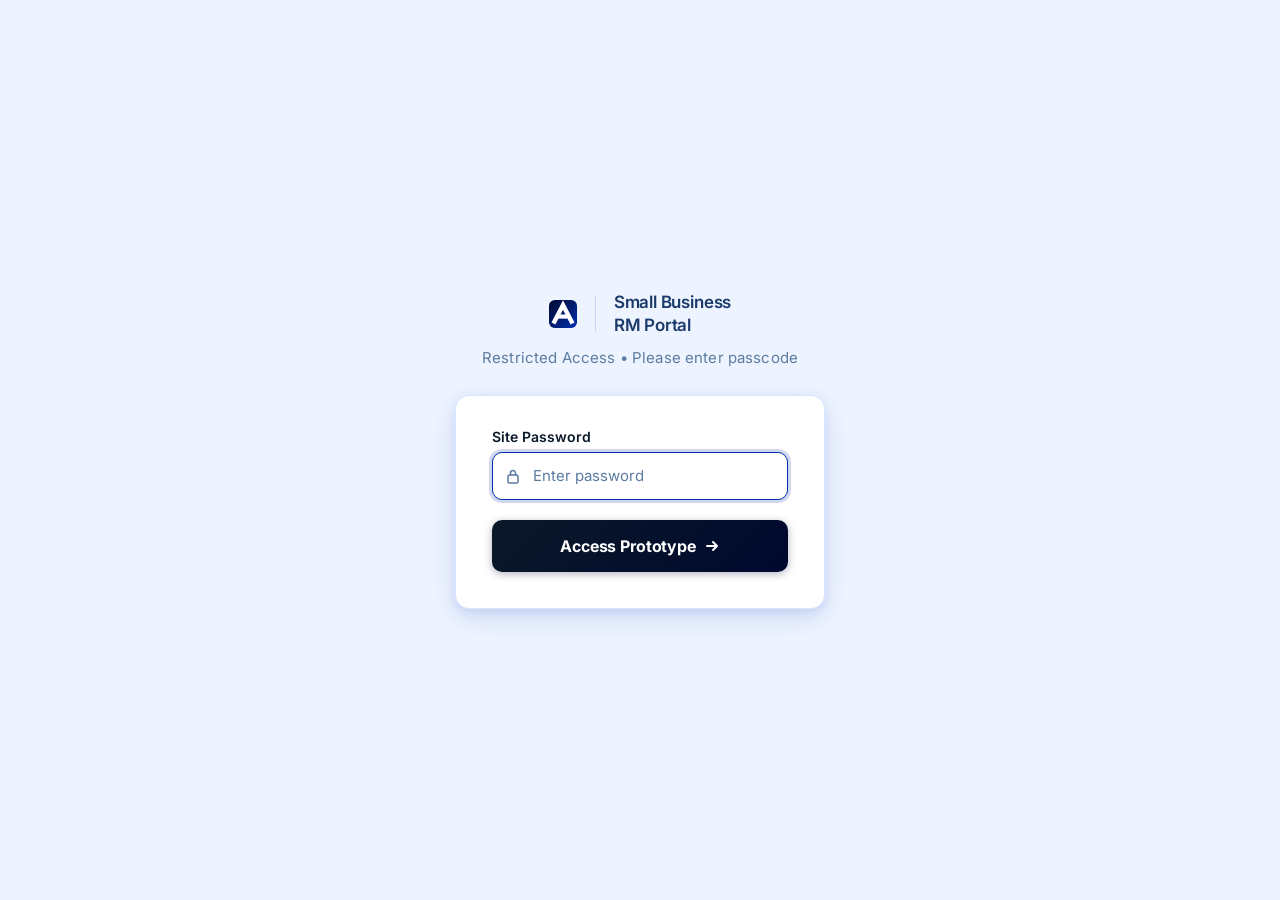
<file: protogen/index.html>
<!DOCTYPE html>
<html lang="en">
<head>
<meta charset="UTF-8">
<meta name="viewport" content="width=device-width, initial-scale=1.0">
<title>RM Portal — ACME Financial</title>
<link rel="preconnect" href="https://fonts.googleapis.com">
<link rel="preconnect" href="https://fonts.gstatic.com" crossorigin>
<link href="https://fonts.googleapis.com/css2?family=Inter:wght@400;500;600;700&display=swap" rel="stylesheet">
<link rel="stylesheet" href="css/tokens.css">
<link rel="stylesheet" href="css/layout.css">
<link rel="stylesheet" href="css/components.css">
</head>
<body>
<div id="app">
  <div class="topbar" id="topbar"></div>
  <div class="layout">
    <nav class="sidebar" id="sidebar"></nav>
    <main class="main" id="main"></main>
    <aside class="cp-panel" id="copilot"></aside>
  </div>
</div>
<div class="overlay off" id="overlay" onclick="if(event.target===this)closeModal()">
  <div class="modal" id="modal"></div>
</div>
<div class="toast off" id="toast"></div>

<script>if(!sessionStorage.getItem('proto_auth'))window.location.replace('login.html');</script>
<script src="js/utils.js"></script>
<script src="js/data.js"></script>
<script src="js/state.js"></script>
<script src="js/views.js"></script>
<script src="js/copilot.js"></script>
<script src="js/app.js"></script>
</body>
</html>
</file>
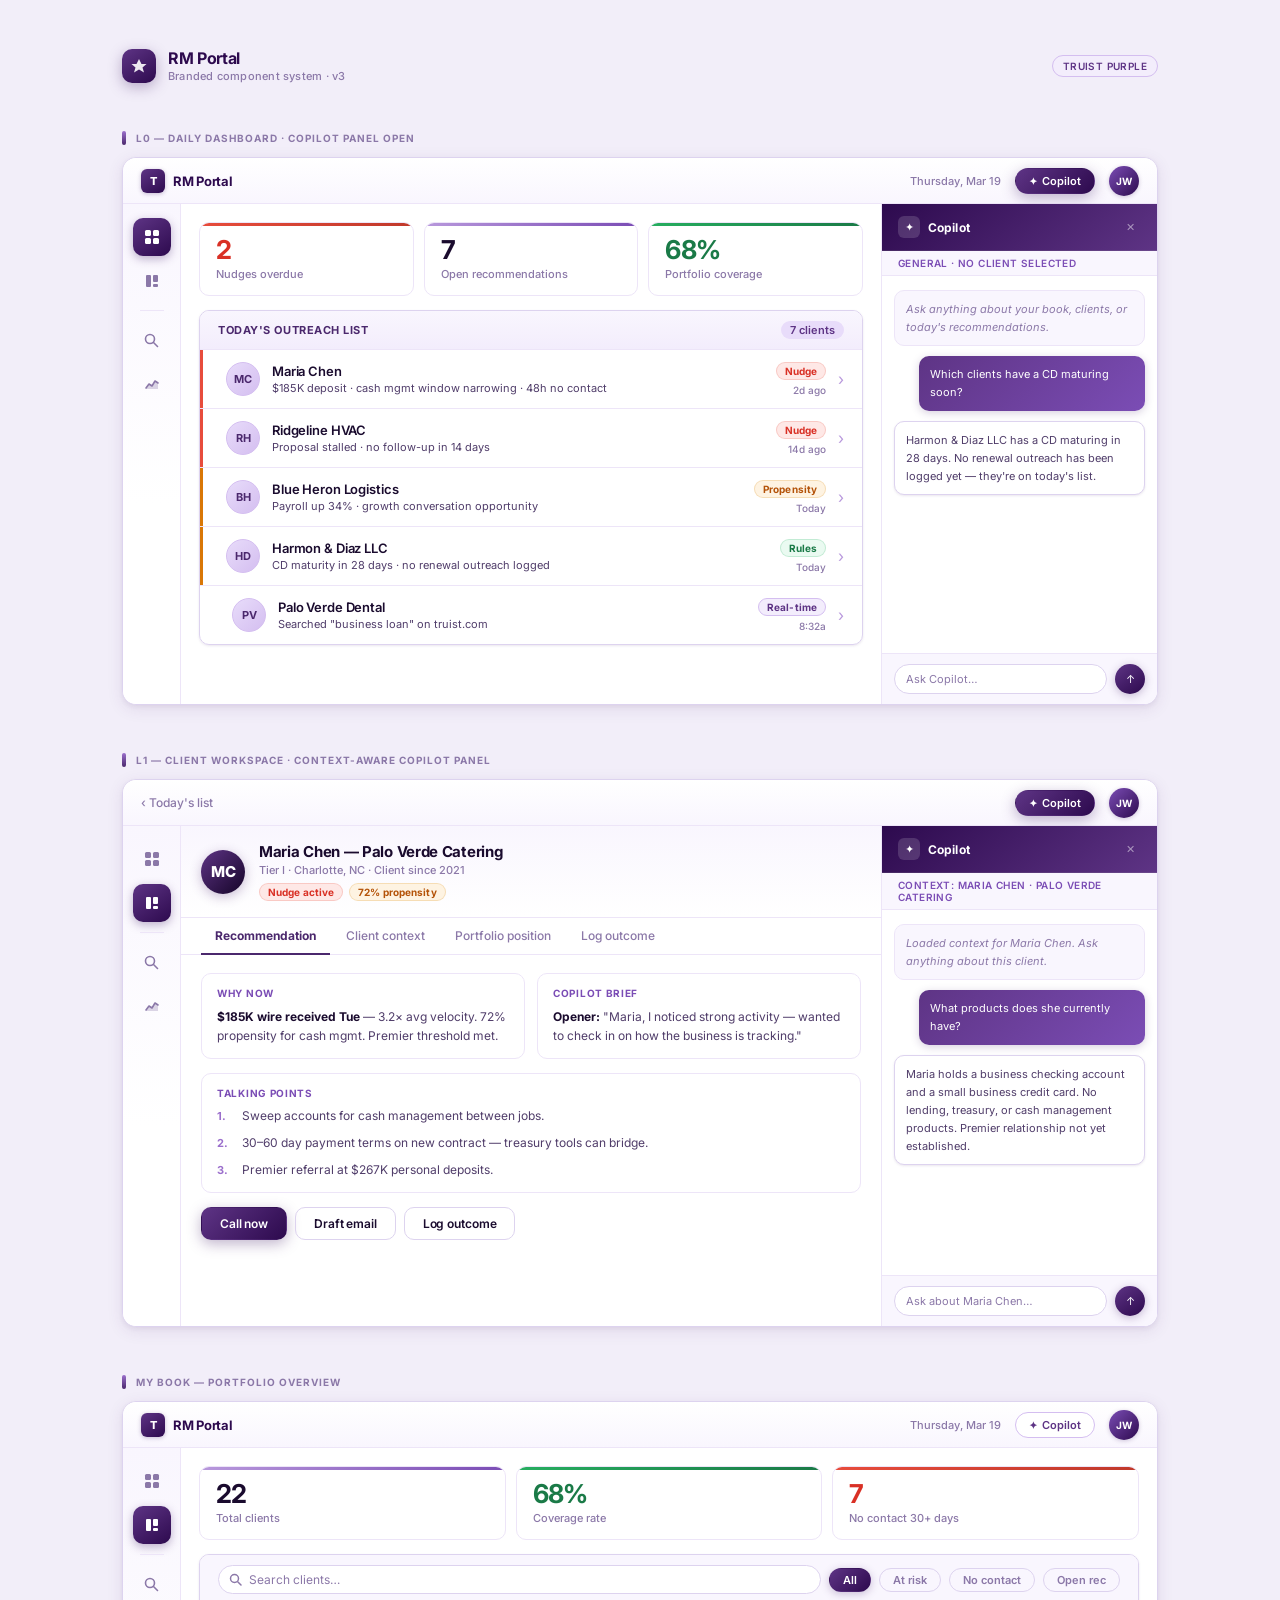
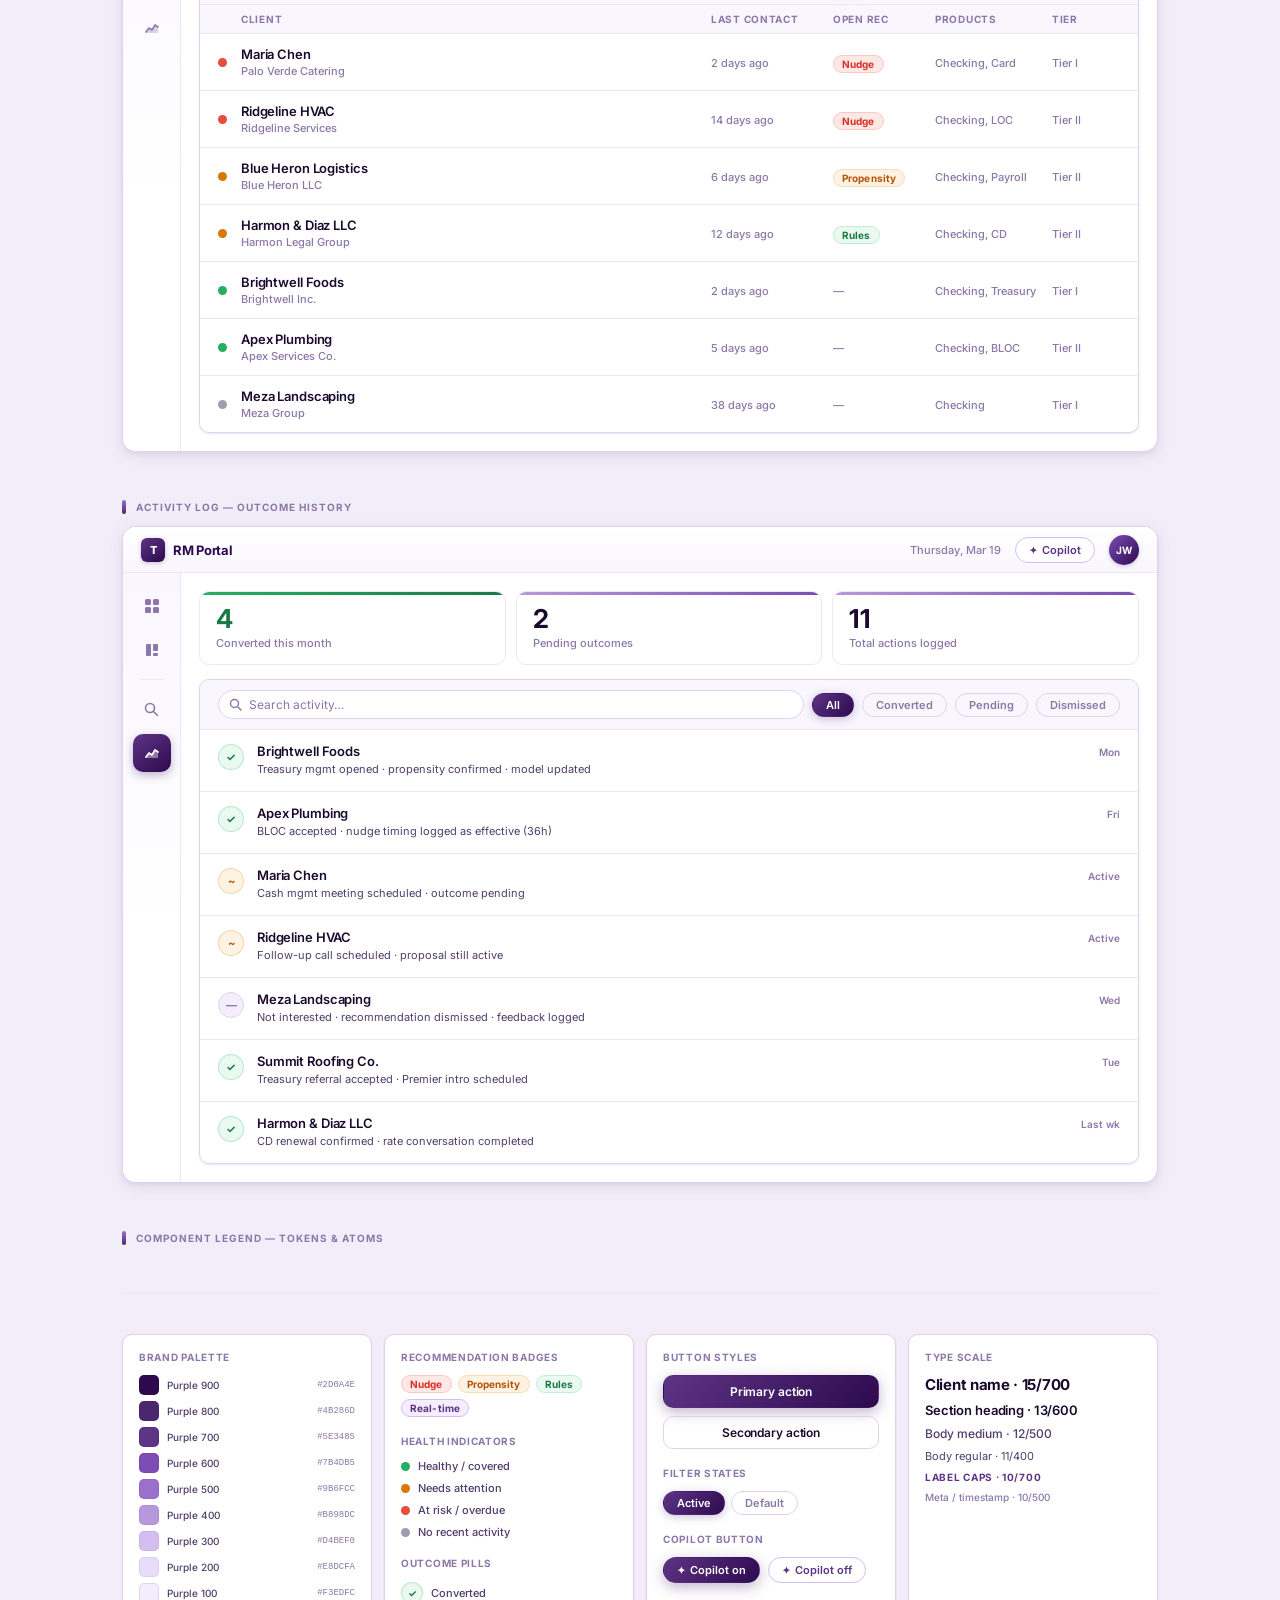
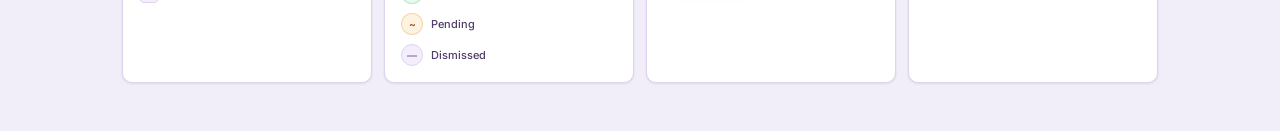
<file: rm_portal_branded.html>
<!DOCTYPE html>
<html lang="en">
<head>
<meta charset="UTF-8">
<meta name="viewport" content="width=device-width, initial-scale=1.0">
<title>RM Portal — Branded v3</title>
<link rel="preconnect" href="https://fonts.googleapis.com">
<link rel="preconnect" href="https://fonts.gstatic.com" crossorigin>
<link href="https://fonts.googleapis.com/css2?family=Inter:wght@400;500;600;700&display=swap" rel="stylesheet">
<style>
/* ============================================================
   DESIGN TOKENS — Truist Purple Palette
   ============================================================ */
:root {
  --purple-950: #150428;
  --purple-900: #2D0A4E;
  --purple-800: #4B286D;   /* Truist primary brand */
  --purple-700: #5E3485;
  --purple-600: #7B4DB5;
  --purple-500: #9B6FCC;
  --purple-400: #B898DC;
  --purple-300: #D4BEF0;
  --purple-200: #E8DCFA;
  --purple-100: #F3EDFC;
  --purple-50:  #F9F6FE;

  --bg-page:    #F2EEF9;
  --bg-surface: #FFFFFF;
  --bg-subtle:  var(--purple-50);
  --bg-muted:   var(--purple-100);

  --border-default: #DDD3EF;
  --border-light:   #EDE5F8;

  --text-primary:   #1A0B2E;
  --text-secondary: #503D6A;
  --text-tertiary:  #8B78A8;

  /* Status */
  --red:       #D93025;
  --red-light: #FEE8E6;
  --red-stripe:#E74C3C;
  --amber:     #B45309;
  --amber-light:#FEF3E2;
  --amber-stripe:#D97706;
  --green:     #1A7A47;
  --green-light:#EAFAF1;
  --green-dot: #27AE60;
  --gray-dot:  #A09CB0;

  --radius-sm:   6px;
  --radius-md:   10px;
  --radius-lg:   14px;
  --radius-full: 9999px;

  --shadow-sm: 0 1px 3px rgba(75,40,109,.08), 0 1px 2px rgba(75,40,109,.04);
  --shadow-md: 0 4px 16px rgba(75,40,109,.10), 0 2px 4px rgba(75,40,109,.06);
  --shadow-lg: 0 8px 28px rgba(75,40,109,.14), 0 4px 8px rgba(75,40,109,.08);
  --shadow-purple: 0 4px 14px rgba(75,40,109,.35);
}

*, *::before, *::after { box-sizing: border-box; margin: 0; padding: 0; }

body {
  font-family: 'Inter', -apple-system, BlinkMacSystemFont, 'Segoe UI', sans-serif;
  background: var(--bg-page);
  color: var(--text-primary);
  padding: 48px 32px;
  max-width: 1100px;
  margin: 0 auto;
  -webkit-font-smoothing: antialiased;
}

/* ============================================================
   PAGE CHROME
   ============================================================ */
.page-masthead {
  display: flex;
  align-items: center;
  gap: 12px;
  margin-bottom: 44px;
}
.masthead-logomark {
  width: 34px; height: 34px;
  background: linear-gradient(145deg, var(--purple-700), var(--purple-900));
  border-radius: var(--radius-md);
  display: flex; align-items: center; justify-content: center;
  box-shadow: var(--shadow-purple);
}
.masthead-logomark svg { display: block; }
.masthead-text { display: flex; flex-direction: column; gap: 1px; }
.masthead-title {
  font-size: 16px; font-weight: 700;
  color: var(--purple-900);
  letter-spacing: -.02em;
}
.masthead-sub {
  font-size: 11px; font-weight: 500;
  color: var(--text-tertiary);
  letter-spacing: .02em;
}
.masthead-badge {
  margin-left: auto;
  font-size: 10px; font-weight: 600;
  background: var(--purple-100);
  color: var(--purple-700);
  padding: 4px 10px;
  border-radius: var(--radius-full);
  border: 1px solid var(--purple-300);
  letter-spacing: .04em;
  text-transform: uppercase;
}

/* ============================================================
   SECTION LABELS
   ============================================================ */
.wf-label {
  font-size: 10px; font-weight: 700;
  color: var(--text-tertiary);
  letter-spacing: .1em;
  text-transform: uppercase;
  margin-bottom: 12px;
  margin-top: 48px;
  display: flex;
  align-items: center;
  gap: 10px;
}
.wf-label:first-of-type { margin-top: 0; }
.wf-label::before {
  content: '';
  display: block;
  width: 4px; height: 14px;
  background: linear-gradient(180deg, var(--purple-500), var(--purple-800));
  border-radius: 2px;
  flex-shrink: 0;
}

/* ============================================================
   SCREEN SHELL
   ============================================================ */
.screen {
  border: 1px solid var(--border-default);
  border-radius: var(--radius-lg);
  overflow: hidden;
  background: var(--bg-surface);
  box-shadow: var(--shadow-md);
}

/* ============================================================
   TOP BAR
   ============================================================ */
.topbar {
  height: 46px;
  border-bottom: 1px solid var(--border-light);
  background: linear-gradient(180deg, #fff 0%, var(--purple-50) 100%);
  display: flex;
  align-items: center;
  padding: 0 18px;
  gap: 14px;
  flex-shrink: 0;
}
.tb-logo { display: flex; align-items: center; gap: 8px; }
.tb-logomark {
  width: 24px; height: 24px;
  background: linear-gradient(145deg, var(--purple-700), var(--purple-900));
  border-radius: 6px;
  display: flex; align-items: center; justify-content: center;
  font-size: 11px; font-weight: 800;
  color: #fff;
  letter-spacing: -1px;
  box-shadow: 0 1px 4px rgba(75,40,109,.30);
}
.tb-brand {
  font-size: 13px; font-weight: 700;
  color: var(--purple-900);
  letter-spacing: -.02em;
}
.tb-spacer { flex: 1; }
.tb-date {
  font-size: 11px; font-weight: 500;
  color: var(--text-tertiary);
}
.tb-copilot {
  font-size: 11px; font-weight: 600;
  padding: 5px 13px;
  border: 1px solid var(--purple-300);
  border-radius: var(--radius-full);
  color: var(--purple-700);
  cursor: pointer;
  background: #fff;
  display: flex; align-items: center; gap: 5px;
  transition: all .15s;
  white-space: nowrap;
}
.tb-copilot .icon { font-size: 10px; }
.tb-copilot.active {
  background: linear-gradient(135deg, var(--purple-700), var(--purple-900));
  color: #fff;
  border-color: transparent;
  box-shadow: var(--shadow-purple);
}
.tb-back {
  font-size: 12px; font-weight: 500;
  color: var(--text-tertiary);
  cursor: pointer;
  display: flex; align-items: center; gap: 3px;
}
.tb-back:hover { color: var(--purple-700); }
.tb-avatar {
  width: 30px; height: 30px;
  border-radius: 50%;
  background: linear-gradient(135deg, var(--purple-600), var(--purple-900));
  display: flex; align-items: center; justify-content: center;
  font-size: 10px; font-weight: 700;
  color: #fff;
  letter-spacing: .02em;
  box-shadow: 0 1px 4px rgba(75,40,109,.25);
  flex-shrink: 0;
}

/* ============================================================
   APP BODY
   ============================================================ */
.body {
  display: flex;
  min-height: 500px;
}

/* ============================================================
   SIDEBAR
   ============================================================ */
.sidebar {
  width: 58px;
  border-right: 1px solid var(--border-light);
  background: linear-gradient(180deg, var(--purple-50) 0%, #fff 60%);
  display: flex;
  flex-direction: column;
  align-items: center;
  padding: 14px 0;
  gap: 6px;
  flex-shrink: 0;
}
.sb-icon {
  width: 38px; height: 38px;
  border-radius: var(--radius-md);
  display: flex; align-items: center; justify-content: center;
  font-size: 16px;
  color: var(--text-tertiary);
  cursor: pointer;
  transition: all .15s;
}
.sb-icon:hover {
  background: var(--purple-100);
  color: var(--purple-700);
}
.sb-icon.active {
  background: linear-gradient(145deg, var(--purple-700), var(--purple-900));
  color: #fff;
  box-shadow: 0 3px 10px rgba(75,40,109,.35);
}
.sb-divider {
  width: 24px; height: 1px;
  background: var(--border-light);
  margin: 4px 0;
}

/* ============================================================
   MAIN CONTENT
   ============================================================ */
.content {
  flex: 1;
  padding: 18px;
  display: flex;
  flex-direction: column;
  gap: 14px;
  min-width: 0;
}

/* ============================================================
   STAT ROW
   ============================================================ */
.stat-row {
  display: grid;
  grid-template-columns: repeat(3, 1fr);
  gap: 10px;
}
.stat-box {
  background: var(--bg-surface);
  border: 1px solid var(--border-light);
  border-radius: var(--radius-md);
  padding: 14px 16px;
  position: relative;
  overflow: hidden;
}
.stat-box::before {
  content: '';
  position: absolute;
  top: 0; left: 0; right: 0;
  height: 3px;
  background: linear-gradient(90deg, var(--purple-400), var(--purple-600));
  border-radius: 3px 3px 0 0;
}
.stat-num {
  font-size: 26px; font-weight: 700;
  color: var(--text-primary);
  margin-bottom: 4px;
  letter-spacing: -.03em;
  line-height: 1;
}
.stat-lbl {
  font-size: 11px; font-weight: 500;
  color: var(--text-tertiary);
}
.stat-num.warn { color: var(--red); }
.stat-box.is-warn::before { background: linear-gradient(90deg, #E74C3C, #C0392B); }
.stat-num.ok   { color: var(--green); }
.stat-box.is-ok::before  { background: linear-gradient(90deg, #27AE60, #1A7A47); }

/* ============================================================
   LIST CARD
   ============================================================ */
.list-card {
  border: 1px solid var(--border-default);
  border-radius: var(--radius-md);
  overflow: hidden;
  box-shadow: var(--shadow-sm);
}
.list-header {
  padding: 10px 18px;
  background: linear-gradient(180deg, var(--purple-50) 0%, var(--purple-100) 100%);
  border-bottom: 1px solid var(--border-light);
  display: flex; align-items: center; justify-content: space-between;
}
.list-header-label {
  font-size: 11px; font-weight: 700;
  color: var(--purple-800);
  letter-spacing: .05em;
  text-transform: uppercase;
}
.list-header-count {
  font-size: 11px; font-weight: 600;
  color: var(--purple-700);
  background: var(--purple-200);
  padding: 2px 9px;
  border-radius: var(--radius-full);
}

/* ============================================================
   CLIENT ROWS
   ============================================================ */
.client-row {
  display: flex;
  align-items: center;
  gap: 12px;
  padding: 12px 18px;
  border-bottom: 1px solid var(--border-light);
  cursor: pointer;
  position: relative;
  transition: background .12s;
}
.client-row:last-child { border-bottom: none; }
.client-row:hover { background: var(--purple-50); }
.nudge-stripe {
  position: absolute;
  left: 0; top: 0; bottom: 0;
  width: 3px;
}
.nudge-stripe.red    { background: var(--red-stripe); }
.nudge-stripe.amber  { background: var(--amber-stripe); }
.cr-avatar {
  width: 34px; height: 34px;
  border-radius: 50%;
  background: linear-gradient(135deg, var(--purple-200), var(--purple-300));
  display: flex; align-items: center; justify-content: center;
  font-size: 11px; font-weight: 700;
  color: var(--purple-800);
  flex-shrink: 0;
  border: 1.5px solid var(--purple-300);
}
.cr-body { flex: 1; min-width: 0; }
.cr-name {
  font-size: 13px; font-weight: 600;
  color: var(--text-primary);
  margin-bottom: 2px;
  letter-spacing: -.01em;
}
.cr-trigger {
  font-size: 11px; font-weight: 400;
  color: var(--text-secondary);
  white-space: nowrap; overflow: hidden; text-overflow: ellipsis;
}
.cr-right {
  display: flex; flex-direction: column;
  align-items: flex-end; gap: 4px;
  flex-shrink: 0;
}
.cr-chevron {
  font-size: 16px;
  color: var(--purple-400);
  line-height: 1;
}
.cr-time {
  font-size: 10px; font-weight: 500;
  color: var(--text-tertiary);
}

/* ============================================================
   BADGES
   ============================================================ */
.badge {
  font-size: 10px; font-weight: 700;
  padding: 2px 8px;
  border-radius: var(--radius-full);
  letter-spacing: .01em;
  white-space: nowrap;
}
.badge-rt    { background: var(--purple-100); color: var(--purple-700); border: 1px solid var(--purple-300); }
.badge-prop  { background: var(--amber-light); color: var(--amber); border: 1px solid rgba(212, 130, 0, .20); }
.badge-rules { background: var(--green-light); color: var(--green); border: 1px solid rgba(39, 174, 96, .20); }
.badge-nudge { background: var(--red-light); color: var(--red); border: 1px solid rgba(231, 76, 60, .20); }

/* ============================================================
   COPILOT PANEL
   ============================================================ */
.copilot-panel {
  width: 276px;
  border-left: 1px solid var(--border-light);
  display: flex; flex-direction: column;
  flex-shrink: 0;
  background: var(--bg-surface);
}
.cp-header {
  padding: 12px 16px;
  border-bottom: 1px solid rgba(255,255,255,.12);
  background: linear-gradient(140deg, var(--purple-900) 0%, var(--purple-700) 100%);
  display: flex; align-items: center; justify-content: space-between;
}
.cp-header-left  { display: flex; align-items: center; gap: 8px; }
.cp-icon {
  width: 22px; height: 22px;
  background: rgba(255,255,255,.15);
  border-radius: 6px;
  display: flex; align-items: center; justify-content: center;
  font-size: 11px; color: #fff;
}
.cp-title { font-size: 12px; font-weight: 700; color: #fff; letter-spacing: .01em; }
.cp-close {
  width: 22px; height: 22px;
  font-size: 11px;
  color: rgba(255,255,255,.5);
  cursor: pointer;
  display: flex; align-items: center; justify-content: center;
  border-radius: 5px;
  transition: all .15s;
}
.cp-close:hover { background: rgba(255,255,255,.12); color: #fff; }
.cp-context {
  padding: 6px 16px;
  border-bottom: 1px solid var(--border-light);
  font-size: 10px; font-weight: 600;
  color: var(--purple-600);
  background: var(--purple-50);
  letter-spacing: .04em;
  text-transform: uppercase;
}
.cp-messages {
  flex: 1;
  padding: 14px 12px;
  display: flex; flex-direction: column; gap: 10px;
  overflow-y: auto;
}
.cp-msg {
  font-size: 11px; font-weight: 400;
  line-height: 1.65;
  padding: 9px 11px;
  border-radius: var(--radius-md);
}
.cp-msg.system {
  background: var(--purple-50);
  color: var(--text-tertiary);
  border: 1px solid var(--border-light);
  font-style: italic;
}
.cp-msg.user {
  background: linear-gradient(135deg, var(--purple-700), var(--purple-600));
  color: #fff;
  align-self: flex-end;
  max-width: 90%;
  box-shadow: 0 2px 8px rgba(75,40,109,.22);
}
.cp-msg.assistant {
  background: var(--bg-surface);
  color: var(--text-secondary);
  border: 1px solid var(--border-default);
  box-shadow: var(--shadow-sm);
}
.cp-input-area {
  padding: 10px 12px;
  border-top: 1px solid var(--border-light);
  display: flex; gap: 8px; align-items: center;
  background: var(--purple-50);
}
.cp-input {
  flex: 1;
  font-size: 11px; font-family: inherit;
  padding: 7px 11px;
  border: 1px solid var(--border-default);
  border-radius: var(--radius-full);
  color: var(--text-primary);
  background: #fff;
  outline: none;
  transition: border-color .15s, box-shadow .15s;
}
.cp-input:focus  { border-color: var(--purple-500); box-shadow: 0 0 0 3px rgba(155,111,204,.18); }
.cp-input::placeholder { color: var(--text-tertiary); }
.cp-send {
  width: 30px; height: 30px;
  background: linear-gradient(145deg, var(--purple-700), var(--purple-900));
  border-radius: 50%;
  display: flex; align-items: center; justify-content: center;
  font-size: 11px; color: #fff;
  cursor: pointer;
  flex-shrink: 0;
  box-shadow: 0 2px 8px rgba(75,40,109,.30);
}

/* ============================================================
   CLIENT HEADER (L1)
   ============================================================ */
.client-header {
  padding: 16px 20px;
  border-bottom: 1px solid var(--border-light);
  display: flex; align-items: center; gap: 14px;
  flex-shrink: 0;
  background: linear-gradient(180deg, var(--purple-50) 0%, #fff 100%);
}
.ch-avatar {
  width: 44px; height: 44px;
  border-radius: 50%;
  background: linear-gradient(135deg, var(--purple-700), var(--purple-950));
  display: flex; align-items: center; justify-content: center;
  font-size: 15px; font-weight: 800;
  color: #fff;
  flex-shrink: 0;
  box-shadow: 0 3px 12px rgba(75,40,109,.30);
}
.ch-name {
  font-size: 15px; font-weight: 700;
  color: var(--text-primary);
  letter-spacing: -.02em;
}
.ch-sub {
  font-size: 11px; font-weight: 500;
  color: var(--text-tertiary);
  margin-top: 2px;
}
.ch-badges { display: flex; gap: 6px; margin-top: 6px; }

/* ============================================================
   TAB BAR
   ============================================================ */
.tab-bar {
  display: flex;
  border-bottom: 1px solid var(--border-light);
  padding: 0 20px;
  background: #fff;
  flex-shrink: 0;
  gap: 2px;
}
.tab {
  padding: 10px 14px;
  font-size: 12px; font-weight: 500;
  color: var(--text-tertiary);
  cursor: pointer;
  border-bottom: 2.5px solid transparent;
  margin-bottom: -1px;
  white-space: nowrap;
  transition: all .15s;
}
.tab:hover { color: var(--purple-700); }
.tab.active {
  color: var(--purple-800);
  border-bottom-color: var(--purple-800);
  font-weight: 700;
}

/* ============================================================
   TAB CONTENT
   ============================================================ */
.tab-content {
  padding: 18px 20px;
  display: flex; flex-direction: column; gap: 14px;
  flex: 1;
}
.two-col { display: grid; grid-template-columns: 1fr 1fr; gap: 12px; }
.section-block {
  border: 1px solid var(--border-light);
  border-radius: var(--radius-md);
  padding: 13px 15px;
  display: flex; flex-direction: column; gap: 8px;
  background: var(--bg-surface);
}
.sb-title {
  font-size: 10px; font-weight: 700;
  color: var(--purple-600);
  letter-spacing: .07em;
  text-transform: uppercase;
}
.sb-body {
  font-size: 12px; font-weight: 400;
  color: var(--text-secondary);
  line-height: 1.6;
}
.sb-body strong { font-weight: 700; color: var(--text-primary); }
.tp-list { display: flex; flex-direction: column; gap: 8px; }
.tp-item {
  display: flex; gap: 9px;
  font-size: 12px; font-weight: 400;
  color: var(--text-secondary);
  line-height: 1.55;
}
.tp-num {
  font-size: 11px; font-weight: 700;
  color: var(--purple-500);
  flex-shrink: 0;
  width: 16px;
  padding-top: 1px;
}
.action-row { display: flex; gap: 8px; }
.action-btn {
  padding: 8px 18px;
  border-radius: var(--radius-md);
  border: 1px solid var(--border-default);
  font-size: 12px; font-weight: 600;
  color: var(--text-primary);
  background: transparent;
  cursor: pointer;
  font-family: inherit;
  transition: all .15s;
  letter-spacing: -.01em;
}
.action-btn:hover {
  border-color: var(--purple-400);
  color: var(--purple-700);
  background: var(--purple-50);
}
.action-btn.primary {
  background: linear-gradient(135deg, var(--purple-700), var(--purple-900));
  color: #fff;
  border-color: transparent;
  box-shadow: var(--shadow-purple);
}
.action-btn.primary:hover {
  background: linear-gradient(135deg, var(--purple-600), var(--purple-800));
  box-shadow: 0 6px 18px rgba(75,40,109,.40);
  color: #fff;
}

/* ============================================================
   MY BOOK — SEARCH BAR
   ============================================================ */
.search-bar {
  display: flex; align-items: center; gap: 8px;
  padding: 10px 18px;
  border-bottom: 1px solid var(--border-light);
  background: var(--purple-50);
  flex-wrap: wrap;
}
.search-input {
  flex: 1; min-width: 140px;
  font-size: 12px; font-family: inherit;
  padding: 6px 12px 6px 30px;
  border: 1px solid var(--border-default);
  border-radius: var(--radius-full);
  color: var(--text-primary);
  background: url("data:image/svg+xml,%3Csvg width='13' height='13' viewBox='0 0 13 13' fill='none' xmlns='http://www.w3.org/2000/svg'%3E%3Ccircle cx='5.5' cy='5.5' r='4' stroke='%238B78A8' stroke-width='1.5'/%3E%3Cline x1='9' y1='9' x2='12' y2='12' stroke='%238B78A8' stroke-width='1.5' stroke-linecap='round'/%3E%3C/svg%3E") no-repeat 10px center, #fff;
  outline: none;
  transition: border-color .15s, box-shadow .15s;
}
.search-input:focus { border-color: var(--purple-500); box-shadow: 0 0 0 3px rgba(155,111,204,.18); }
.search-input::placeholder { color: var(--text-tertiary); }
.filter-pill {
  font-size: 11px; font-weight: 600;
  padding: 4px 13px;
  border-radius: var(--radius-full);
  border: 1px solid var(--border-default);
  color: var(--text-tertiary);
  cursor: pointer;
  white-space: nowrap;
  transition: all .15s;
}
.filter-pill:hover { border-color: var(--purple-400); color: var(--purple-700); }
.filter-pill.active {
  background: linear-gradient(135deg, var(--purple-700), var(--purple-900));
  color: #fff;
  border-color: transparent;
  box-shadow: 0 2px 8px rgba(75,40,109,.28);
}

/* ============================================================
   MY BOOK — GRID
   ============================================================ */
.col-header {
  display: grid;
  grid-template-columns: 11px 1fr 110px 90px 105px 68px;
  gap: 12px; align-items: center;
  padding: 8px 18px;
  border-bottom: 1px solid var(--border-light);
  background: var(--purple-50);
}
.col-lbl {
  font-size: 10px; font-weight: 700;
  color: var(--text-tertiary);
  letter-spacing: .07em;
  text-transform: uppercase;
}
.book-grid-row {
  display: grid;
  grid-template-columns: 11px 1fr 110px 90px 105px 68px;
  gap: 12px; align-items: center;
  padding: 12px 18px;
  border-bottom: 1px solid var(--border-light);
  cursor: pointer;
  transition: background .12s;
}
.book-grid-row:last-child { border-bottom: none; }
.book-grid-row:hover { background: var(--purple-50); }
.bg-name {
  font-size: 13px; font-weight: 600;
  color: var(--text-primary);
  letter-spacing: -.01em;
}
.bg-meta {
  font-size: 11px; font-weight: 500;
  color: var(--text-tertiary);
  margin-top: 2px;
}
.health-dot {
  width: 9px; height: 9px;
  border-radius: 50%;
  flex-shrink: 0;
  box-shadow: 0 0 0 2.5px rgba(255,255,255,.8);
}
.h-green { background: var(--green-dot); }
.h-amber { background: var(--amber-stripe); }
.h-red   { background: var(--red-stripe); }
.h-gray  { background: var(--gray-dot); }

/* ============================================================
   ACTIVITY LOG
   ============================================================ */
.activity-row {
  display: flex; align-items: flex-start; gap: 13px;
  padding: 13px 18px;
  border-bottom: 1px solid var(--border-light);
  cursor: pointer;
  transition: background .12s;
}
.activity-row:last-child { border-bottom: none; }
.activity-row:hover { background: var(--purple-50); }
.outcome-pill {
  width: 26px; height: 26px;
  border-radius: 50%;
  display: flex; align-items: center; justify-content: center;
  font-size: 11px; font-weight: 700;
  flex-shrink: 0;
  margin-top: 1px;
}
.o-converted { background: var(--green-light); color: var(--green); border: 1.5px solid rgba(39,174,96,.25); }
.o-pending   { background: var(--amber-light); color: var(--amber); border: 1.5px solid rgba(212,130,0,.25); }
.o-dismissed { background: var(--purple-100);  color: var(--text-tertiary); border: 1.5px solid var(--border-default); }
.ar-body { flex: 1; }
.ar-client {
  font-size: 13px; font-weight: 600;
  color: var(--text-primary);
  margin-bottom: 2px;
  letter-spacing: -.01em;
}
.ar-desc {
  font-size: 11px; font-weight: 400;
  color: var(--text-secondary);
  line-height: 1.55;
}
.ar-time {
  font-size: 10px; font-weight: 600;
  color: var(--text-tertiary);
  flex-shrink: 0;
  padding-top: 3px;
}

/* ============================================================
   COMPONENT LEGEND
   ============================================================ */
.legend-grid {
  display: grid;
  grid-template-columns: repeat(4, 1fr);
  gap: 12px;
  margin-top: 48px;
  padding-top: 40px;
  border-top: 1px solid var(--border-light);
}
.legend-card {
  border: 1px solid var(--border-default);
  border-radius: var(--radius-md);
  padding: 16px;
  background: var(--bg-surface);
  box-shadow: var(--shadow-sm);
}
.legend-title {
  font-size: 10px; font-weight: 700;
  color: var(--text-tertiary);
  text-transform: uppercase;
  letter-spacing: .07em;
  margin-bottom: 12px;
}
.color-swatch-row { display: flex; flex-direction: column; gap: 6px; }
.color-swatch {
  display: flex; align-items: center; gap: 8px;
}
.swatch {
  width: 20px; height: 20px;
  border-radius: 5px;
  flex-shrink: 0;
  border: 1px solid rgba(0,0,0,.06);
}
.swatch-lbl {
  font-size: 10px; font-weight: 500;
  color: var(--text-secondary);
}
.swatch-val {
  font-size: 9px; font-weight: 500;
  color: var(--text-tertiary);
  margin-left: auto;
  font-family: monospace;
}
.badge-sample-row { display: flex; flex-wrap: wrap; gap: 6px; }
.status-dot-row { display: flex; flex-direction: column; gap: 8px; }
.status-dot-item { display: flex; align-items: center; gap: 8px; font-size: 11px; font-weight: 500; color: var(--text-secondary); }
.btn-sample-col { display: flex; flex-direction: column; gap: 8px; }
</style>
</head>
<body>

<!-- ============================================================
     PAGE HEADER
     ============================================================ -->
<div class="page-masthead">
  <div class="masthead-logomark">
    <svg width="18" height="18" viewBox="0 0 18 18" fill="none" xmlns="http://www.w3.org/2000/svg">
      <path d="M9 2L11.5 7H16.5L12.5 10.5L14 15.5L9 12.5L4 15.5L5.5 10.5L1.5 7H6.5L9 2Z" fill="white" opacity=".9"/>
    </svg>
  </div>
  <div class="masthead-text">
    <div class="masthead-title">RM Portal</div>
    <div class="masthead-sub">Branded component system · v3</div>
  </div>
  <div class="masthead-badge">Truist Purple</div>
</div>


<!-- ============================================================
     SCREEN 1 — L0 DAILY DASHBOARD
     ============================================================ -->
<div class="wf-label">L0 — Daily Dashboard · Copilot Panel Open</div>
<div class="screen">
  <div class="topbar">
    <div class="tb-logo">
      <div class="tb-logomark">T</div>
      <span class="tb-brand">RM Portal</span>
    </div>
    <div class="tb-spacer"></div>
    <span class="tb-date">Thursday, Mar 19</span>
    <span class="tb-copilot active"><span class="icon">✦</span>Copilot</span>
    <div class="tb-avatar">JW</div>
  </div>
  <div class="body">

    <!-- Sidebar -->
    <div class="sidebar">
      <div class="sb-icon active" title="Dashboard">
        <svg width="16" height="16" viewBox="0 0 16 16" fill="currentColor"><rect x="1" y="1" width="6" height="6" rx="1.5"/><rect x="9" y="1" width="6" height="6" rx="1.5"/><rect x="1" y="9" width="6" height="6" rx="1.5"/><rect x="9" y="9" width="6" height="6" rx="1.5"/></svg>
      </div>
      <div class="sb-icon" title="My Book">
        <svg width="16" height="16" viewBox="0 0 16 16" fill="currentColor"><rect x="2" y="2" width="5" height="12" rx="1"/><rect x="9" y="2" width="5" height="7" rx="1"/><rect x="9" y="11" width="5" height="3" rx="1"/></svg>
      </div>
      <div class="sb-divider"></div>
      <div class="sb-icon" title="Search">
        <svg width="15" height="15" viewBox="0 0 15 15" fill="none" stroke="currentColor" stroke-width="1.6" stroke-linecap="round"><circle cx="6" cy="6" r="4.5"/><line x1="9.5" y1="9.5" x2="13.5" y2="13.5"/></svg>
      </div>
      <div class="sb-icon" title="Activity">
        <svg width="16" height="16" viewBox="0 0 16 16" fill="currentColor"><path d="M2 12L5 8L8 10L11 5L14 7V13H2V12Z" opacity=".3"/><polyline points="2,12 5,8 8,10 11,5 14,7" fill="none" stroke="currentColor" stroke-width="1.6" stroke-linecap="round" stroke-linejoin="round"/></svg>
      </div>
    </div>

    <!-- Main content -->
    <div class="content">
      <div class="stat-row">
        <div class="stat-box is-warn">
          <div class="stat-num warn">2</div>
          <div class="stat-lbl">Nudges overdue</div>
        </div>
        <div class="stat-box">
          <div class="stat-num">7</div>
          <div class="stat-lbl">Open recommendations</div>
        </div>
        <div class="stat-box is-ok">
          <div class="stat-num ok">68%</div>
          <div class="stat-lbl">Portfolio coverage</div>
        </div>
      </div>

      <div class="list-card">
        <div class="list-header">
          <span class="list-header-label">Today's outreach list</span>
          <span class="list-header-count">7 clients</span>
        </div>
        <div class="client-row">
          <div class="nudge-stripe red"></div>
          <div class="cr-avatar" style="margin-left:8px;">MC</div>
          <div class="cr-body">
            <div class="cr-name">Maria Chen</div>
            <div class="cr-trigger">$185K deposit · cash mgmt window narrowing · 48h no contact</div>
          </div>
          <div class="cr-right">
            <span class="badge badge-nudge">Nudge</span>
            <span class="cr-time">2d ago</span>
          </div>
          <span class="cr-chevron">›</span>
        </div>
        <div class="client-row">
          <div class="nudge-stripe red"></div>
          <div class="cr-avatar" style="margin-left:8px;">RH</div>
          <div class="cr-body">
            <div class="cr-name">Ridgeline HVAC</div>
            <div class="cr-trigger">Proposal stalled · no follow-up in 14 days</div>
          </div>
          <div class="cr-right">
            <span class="badge badge-nudge">Nudge</span>
            <span class="cr-time">14d ago</span>
          </div>
          <span class="cr-chevron">›</span>
        </div>
        <div class="client-row">
          <div class="nudge-stripe amber"></div>
          <div class="cr-avatar" style="margin-left:8px;">BH</div>
          <div class="cr-body">
            <div class="cr-name">Blue Heron Logistics</div>
            <div class="cr-trigger">Payroll up 34% · growth conversation opportunity</div>
          </div>
          <div class="cr-right">
            <span class="badge badge-prop">Propensity</span>
            <span class="cr-time">Today</span>
          </div>
          <span class="cr-chevron">›</span>
        </div>
        <div class="client-row">
          <div class="nudge-stripe amber"></div>
          <div class="cr-avatar" style="margin-left:8px;">HD</div>
          <div class="cr-body">
            <div class="cr-name">Harmon &amp; Diaz LLC</div>
            <div class="cr-trigger">CD maturity in 28 days · no renewal outreach logged</div>
          </div>
          <div class="cr-right">
            <span class="badge badge-rules">Rules</span>
            <span class="cr-time">Today</span>
          </div>
          <span class="cr-chevron">›</span>
        </div>
        <div class="client-row">
          <div class="cr-avatar" style="margin-left:14px;">PV</div>
          <div class="cr-body">
            <div class="cr-name">Palo Verde Dental</div>
            <div class="cr-trigger">Searched "business loan" on truist.com</div>
          </div>
          <div class="cr-right">
            <span class="badge badge-rt">Real-time</span>
            <span class="cr-time">8:32a</span>
          </div>
          <span class="cr-chevron">›</span>
        </div>
      </div>
    </div>

    <!-- Copilot panel -->
    <div class="copilot-panel">
      <div class="cp-header">
        <div class="cp-header-left">
          <div class="cp-icon">✦</div>
          <span class="cp-title">Copilot</span>
        </div>
        <span class="cp-close">✕</span>
      </div>
      <div class="cp-context">General · No client selected</div>
      <div class="cp-messages">
        <div class="cp-msg system">Ask anything about your book, clients, or today's recommendations.</div>
        <div class="cp-msg user">Which clients have a CD maturing soon?</div>
        <div class="cp-msg assistant">Harmon &amp; Diaz LLC has a CD maturing in 28 days. No renewal outreach has been logged yet — they're on today's list.</div>
      </div>
      <div class="cp-input-area">
        <input class="cp-input" placeholder="Ask Copilot…"/>
        <div class="cp-send">↑</div>
      </div>
    </div>

  </div><!-- /.body -->
</div><!-- /.screen -->


<!-- ============================================================
     SCREEN 2 — L1 CLIENT WORKSPACE
     ============================================================ -->
<div class="wf-label">L1 — Client Workspace · Context-Aware Copilot Panel</div>
<div class="screen">
  <div class="topbar">
    <span class="tb-back">‹ Today's list</span>
    <div class="tb-spacer"></div>
    <span class="tb-copilot active"><span class="icon">✦</span>Copilot</span>
    <div class="tb-avatar">JW</div>
  </div>
  <div class="body">

    <!-- Sidebar -->
    <div class="sidebar">
      <div class="sb-icon" title="Dashboard">
        <svg width="16" height="16" viewBox="0 0 16 16" fill="currentColor"><rect x="1" y="1" width="6" height="6" rx="1.5"/><rect x="9" y="1" width="6" height="6" rx="1.5"/><rect x="1" y="9" width="6" height="6" rx="1.5"/><rect x="9" y="9" width="6" height="6" rx="1.5"/></svg>
      </div>
      <div class="sb-icon active" title="My Book">
        <svg width="16" height="16" viewBox="0 0 16 16" fill="currentColor"><rect x="2" y="2" width="5" height="12" rx="1"/><rect x="9" y="2" width="5" height="7" rx="1"/><rect x="9" y="11" width="5" height="3" rx="1"/></svg>
      </div>
      <div class="sb-divider"></div>
      <div class="sb-icon" title="Search">
        <svg width="15" height="15" viewBox="0 0 15 15" fill="none" stroke="currentColor" stroke-width="1.6" stroke-linecap="round"><circle cx="6" cy="6" r="4.5"/><line x1="9.5" y1="9.5" x2="13.5" y2="13.5"/></svg>
      </div>
      <div class="sb-icon" title="Activity">
        <svg width="16" height="16" viewBox="0 0 16 16" fill="currentColor"><path d="M2 12L5 8L8 10L11 5L14 7V13H2V12Z" opacity=".3"/><polyline points="2,12 5,8 8,10 11,5 14,7" fill="none" stroke="currentColor" stroke-width="1.6" stroke-linecap="round" stroke-linejoin="round"/></svg>
      </div>
    </div>

    <!-- Client detail pane -->
    <div style="flex:1;display:flex;flex-direction:column;min-width:0;">
      <div class="client-header">
        <div class="ch-avatar">MC</div>
        <div>
          <div class="ch-name">Maria Chen — Palo Verde Catering</div>
          <div class="ch-sub">Tier I · Charlotte, NC · Client since 2021</div>
          <div class="ch-badges">
            <span class="badge badge-nudge">Nudge active</span>
            <span class="badge badge-prop">72% propensity</span>
          </div>
        </div>
      </div>
      <div class="tab-bar">
        <div class="tab active">Recommendation</div>
        <div class="tab">Client context</div>
        <div class="tab">Portfolio position</div>
        <div class="tab">Log outcome</div>
      </div>
      <div class="tab-content">
        <div class="two-col">
          <div class="section-block">
            <div class="sb-title">Why now</div>
            <div class="sb-body"><strong>$185K wire received Tue</strong> — 3.2× avg velocity. 72% propensity for cash mgmt. Premier threshold met.</div>
          </div>
          <div class="section-block">
            <div class="sb-title">Copilot brief</div>
            <div class="sb-body"><strong>Opener:</strong> "Maria, I noticed strong activity — wanted to check in on how the business is tracking."</div>
          </div>
        </div>
        <div class="section-block">
          <div class="sb-title">Talking points</div>
          <div class="tp-list">
            <div class="tp-item"><span class="tp-num">1.</span><span>Sweep accounts for cash management between jobs.</span></div>
            <div class="tp-item"><span class="tp-num">2.</span><span>30–60 day payment terms on new contract — treasury tools can bridge.</span></div>
            <div class="tp-item"><span class="tp-num">3.</span><span>Premier referral at $267K personal deposits.</span></div>
          </div>
        </div>
        <div class="action-row">
          <button class="action-btn primary">Call now</button>
          <button class="action-btn">Draft email</button>
          <button class="action-btn">Log outcome</button>
        </div>
      </div>
    </div>

    <!-- Copilot panel (context-aware) -->
    <div class="copilot-panel">
      <div class="cp-header">
        <div class="cp-header-left">
          <div class="cp-icon">✦</div>
          <span class="cp-title">Copilot</span>
        </div>
        <span class="cp-close">✕</span>
      </div>
      <div class="cp-context">Context: Maria Chen · Palo Verde Catering</div>
      <div class="cp-messages">
        <div class="cp-msg system">Loaded context for Maria Chen. Ask anything about this client.</div>
        <div class="cp-msg user">What products does she currently have?</div>
        <div class="cp-msg assistant">Maria holds a business checking account and a small business credit card. No lending, treasury, or cash management products. Premier relationship not yet established.</div>
      </div>
      <div class="cp-input-area">
        <input class="cp-input" placeholder="Ask about Maria Chen…"/>
        <div class="cp-send">↑</div>
      </div>
    </div>

  </div>
</div>


<!-- ============================================================
     SCREEN 3 — MY BOOK
     ============================================================ -->
<div class="wf-label">My Book — Portfolio Overview</div>
<div class="screen">
  <div class="topbar">
    <div class="tb-logo">
      <div class="tb-logomark">T</div>
      <span class="tb-brand">RM Portal</span>
    </div>
    <div class="tb-spacer"></div>
    <span class="tb-date">Thursday, Mar 19</span>
    <span class="tb-copilot"><span class="icon">✦</span>Copilot</span>
    <div class="tb-avatar">JW</div>
  </div>
  <div class="body">

    <!-- Sidebar -->
    <div class="sidebar">
      <div class="sb-icon" title="Dashboard">
        <svg width="16" height="16" viewBox="0 0 16 16" fill="currentColor"><rect x="1" y="1" width="6" height="6" rx="1.5"/><rect x="9" y="1" width="6" height="6" rx="1.5"/><rect x="1" y="9" width="6" height="6" rx="1.5"/><rect x="9" y="9" width="6" height="6" rx="1.5"/></svg>
      </div>
      <div class="sb-icon active" title="My Book">
        <svg width="16" height="16" viewBox="0 0 16 16" fill="currentColor"><rect x="2" y="2" width="5" height="12" rx="1"/><rect x="9" y="2" width="5" height="7" rx="1"/><rect x="9" y="11" width="5" height="3" rx="1"/></svg>
      </div>
      <div class="sb-divider"></div>
      <div class="sb-icon" title="Search">
        <svg width="15" height="15" viewBox="0 0 15 15" fill="none" stroke="currentColor" stroke-width="1.6" stroke-linecap="round"><circle cx="6" cy="6" r="4.5"/><line x1="9.5" y1="9.5" x2="13.5" y2="13.5"/></svg>
      </div>
      <div class="sb-icon" title="Activity">
        <svg width="16" height="16" viewBox="0 0 16 16" fill="currentColor"><path d="M2 12L5 8L8 10L11 5L14 7V13H2V12Z" opacity=".3"/><polyline points="2,12 5,8 8,10 11,5 14,7" fill="none" stroke="currentColor" stroke-width="1.6" stroke-linecap="round" stroke-linejoin="round"/></svg>
      </div>
    </div>

    <!-- Content -->
    <div class="content">
      <div class="stat-row">
        <div class="stat-box">
          <div class="stat-num">22</div>
          <div class="stat-lbl">Total clients</div>
        </div>
        <div class="stat-box is-ok">
          <div class="stat-num ok">68%</div>
          <div class="stat-lbl">Coverage rate</div>
        </div>
        <div class="stat-box is-warn">
          <div class="stat-num warn">7</div>
          <div class="stat-lbl">No contact 30+ days</div>
        </div>
      </div>

      <div class="list-card">
        <div class="search-bar">
          <input class="search-input" placeholder="Search clients…"/>
          <span class="filter-pill active">All</span>
          <span class="filter-pill">At risk</span>
          <span class="filter-pill">No contact</span>
          <span class="filter-pill">Open rec</span>
        </div>
        <div class="col-header">
          <div></div>
          <div class="col-lbl">Client</div>
          <div class="col-lbl">Last contact</div>
          <div class="col-lbl">Open rec</div>
          <div class="col-lbl">Products</div>
          <div class="col-lbl">Tier</div>
        </div>
        <div class="book-grid-row">
          <div class="health-dot h-red"></div>
          <div><div class="bg-name">Maria Chen</div><div class="bg-meta">Palo Verde Catering</div></div>
          <div class="bg-meta">2 days ago</div>
          <div><span class="badge badge-nudge">Nudge</span></div>
          <div class="bg-meta">Checking, Card</div>
          <div class="bg-meta">Tier I</div>
        </div>
        <div class="book-grid-row">
          <div class="health-dot h-red"></div>
          <div><div class="bg-name">Ridgeline HVAC</div><div class="bg-meta">Ridgeline Services</div></div>
          <div class="bg-meta">14 days ago</div>
          <div><span class="badge badge-nudge">Nudge</span></div>
          <div class="bg-meta">Checking, LOC</div>
          <div class="bg-meta">Tier II</div>
        </div>
        <div class="book-grid-row">
          <div class="health-dot h-amber"></div>
          <div><div class="bg-name">Blue Heron Logistics</div><div class="bg-meta">Blue Heron LLC</div></div>
          <div class="bg-meta">6 days ago</div>
          <div><span class="badge badge-prop">Propensity</span></div>
          <div class="bg-meta">Checking, Payroll</div>
          <div class="bg-meta">Tier II</div>
        </div>
        <div class="book-grid-row">
          <div class="health-dot h-amber"></div>
          <div><div class="bg-name">Harmon &amp; Diaz LLC</div><div class="bg-meta">Harmon Legal Group</div></div>
          <div class="bg-meta">12 days ago</div>
          <div><span class="badge badge-rules">Rules</span></div>
          <div class="bg-meta">Checking, CD</div>
          <div class="bg-meta">Tier II</div>
        </div>
        <div class="book-grid-row">
          <div class="health-dot h-green"></div>
          <div><div class="bg-name">Brightwell Foods</div><div class="bg-meta">Brightwell Inc.</div></div>
          <div class="bg-meta">2 days ago</div>
          <div class="bg-meta">—</div>
          <div class="bg-meta">Checking, Treasury</div>
          <div class="bg-meta">Tier I</div>
        </div>
        <div class="book-grid-row">
          <div class="health-dot h-green"></div>
          <div><div class="bg-name">Apex Plumbing</div><div class="bg-meta">Apex Services Co.</div></div>
          <div class="bg-meta">5 days ago</div>
          <div class="bg-meta">—</div>
          <div class="bg-meta">Checking, BLOC</div>
          <div class="bg-meta">Tier II</div>
        </div>
        <div class="book-grid-row">
          <div class="health-dot h-gray"></div>
          <div><div class="bg-name">Meza Landscaping</div><div class="bg-meta">Meza Group</div></div>
          <div class="bg-meta">38 days ago</div>
          <div class="bg-meta">—</div>
          <div class="bg-meta">Checking</div>
          <div class="bg-meta">Tier I</div>
        </div>
      </div>
    </div>
  </div>
</div>


<!-- ============================================================
     SCREEN 4 — ACTIVITY LOG
     ============================================================ -->
<div class="wf-label">Activity Log — Outcome History</div>
<div class="screen">
  <div class="topbar">
    <div class="tb-logo">
      <div class="tb-logomark">T</div>
      <span class="tb-brand">RM Portal</span>
    </div>
    <div class="tb-spacer"></div>
    <span class="tb-date">Thursday, Mar 19</span>
    <span class="tb-copilot"><span class="icon">✦</span>Copilot</span>
    <div class="tb-avatar">JW</div>
  </div>
  <div class="body">

    <!-- Sidebar -->
    <div class="sidebar">
      <div class="sb-icon" title="Dashboard">
        <svg width="16" height="16" viewBox="0 0 16 16" fill="currentColor"><rect x="1" y="1" width="6" height="6" rx="1.5"/><rect x="9" y="1" width="6" height="6" rx="1.5"/><rect x="1" y="9" width="6" height="6" rx="1.5"/><rect x="9" y="9" width="6" height="6" rx="1.5"/></svg>
      </div>
      <div class="sb-icon" title="My Book">
        <svg width="16" height="16" viewBox="0 0 16 16" fill="currentColor"><rect x="2" y="2" width="5" height="12" rx="1"/><rect x="9" y="2" width="5" height="7" rx="1"/><rect x="9" y="11" width="5" height="3" rx="1"/></svg>
      </div>
      <div class="sb-divider"></div>
      <div class="sb-icon" title="Search">
        <svg width="15" height="15" viewBox="0 0 15 15" fill="none" stroke="currentColor" stroke-width="1.6" stroke-linecap="round"><circle cx="6" cy="6" r="4.5"/><line x1="9.5" y1="9.5" x2="13.5" y2="13.5"/></svg>
      </div>
      <div class="sb-icon active" title="Activity">
        <svg width="16" height="16" viewBox="0 0 16 16" fill="currentColor"><path d="M2 12L5 8L8 10L11 5L14 7V13H2V12Z" opacity=".4"/><polyline points="2,12 5,8 8,10 11,5 14,7" fill="none" stroke="currentColor" stroke-width="1.7" stroke-linecap="round" stroke-linejoin="round"/></svg>
      </div>
    </div>

    <!-- Content -->
    <div class="content">
      <div class="stat-row">
        <div class="stat-box is-ok">
          <div class="stat-num ok">4</div>
          <div class="stat-lbl">Converted this month</div>
        </div>
        <div class="stat-box">
          <div class="stat-num">2</div>
          <div class="stat-lbl">Pending outcomes</div>
        </div>
        <div class="stat-box">
          <div class="stat-num">11</div>
          <div class="stat-lbl">Total actions logged</div>
        </div>
      </div>

      <div class="list-card">
        <div class="search-bar">
          <input class="search-input" placeholder="Search activity…"/>
          <span class="filter-pill active">All</span>
          <span class="filter-pill">Converted</span>
          <span class="filter-pill">Pending</span>
          <span class="filter-pill">Dismissed</span>
        </div>
        <div class="activity-row">
          <div class="outcome-pill o-converted">✓</div>
          <div class="ar-body">
            <div class="ar-client">Brightwell Foods</div>
            <div class="ar-desc">Treasury mgmt opened · propensity confirmed · model updated</div>
          </div>
          <div class="ar-time">Mon</div>
        </div>
        <div class="activity-row">
          <div class="outcome-pill o-converted">✓</div>
          <div class="ar-body">
            <div class="ar-client">Apex Plumbing</div>
            <div class="ar-desc">BLOC accepted · nudge timing logged as effective (36h)</div>
          </div>
          <div class="ar-time">Fri</div>
        </div>
        <div class="activity-row">
          <div class="outcome-pill o-pending">~</div>
          <div class="ar-body">
            <div class="ar-client">Maria Chen</div>
            <div class="ar-desc">Cash mgmt meeting scheduled · outcome pending</div>
          </div>
          <div class="ar-time">Active</div>
        </div>
        <div class="activity-row">
          <div class="outcome-pill o-pending">~</div>
          <div class="ar-body">
            <div class="ar-client">Ridgeline HVAC</div>
            <div class="ar-desc">Follow-up call scheduled · proposal still active</div>
          </div>
          <div class="ar-time">Active</div>
        </div>
        <div class="activity-row">
          <div class="outcome-pill o-dismissed">—</div>
          <div class="ar-body">
            <div class="ar-client">Meza Landscaping</div>
            <div class="ar-desc">Not interested · recommendation dismissed · feedback logged</div>
          </div>
          <div class="ar-time">Wed</div>
        </div>
        <div class="activity-row">
          <div class="outcome-pill o-converted">✓</div>
          <div class="ar-body">
            <div class="ar-client">Summit Roofing Co.</div>
            <div class="ar-desc">Treasury referral accepted · Premier intro scheduled</div>
          </div>
          <div class="ar-time">Tue</div>
        </div>
        <div class="activity-row">
          <div class="outcome-pill o-converted">✓</div>
          <div class="ar-body">
            <div class="ar-client">Harmon &amp; Diaz LLC</div>
            <div class="ar-desc">CD renewal confirmed · rate conversation completed</div>
          </div>
          <div class="ar-time">Last wk</div>
        </div>
      </div>
    </div>
  </div>
</div>


<!-- ============================================================
     COMPONENT LEGEND
     ============================================================ -->
<div class="wf-label">Component Legend — Tokens &amp; Atoms</div>
<div class="legend-grid">

  <!-- Color palette -->
  <div class="legend-card">
    <div class="legend-title">Brand palette</div>
    <div class="color-swatch-row">
      <div class="color-swatch"><div class="swatch" style="background:#2D0A4E"></div><span class="swatch-lbl">Purple 900</span><span class="swatch-val">#2D0A4E</span></div>
      <div class="color-swatch"><div class="swatch" style="background:#4B286D"></div><span class="swatch-lbl">Purple 800</span><span class="swatch-val">#4B286D</span></div>
      <div class="color-swatch"><div class="swatch" style="background:#5E3485"></div><span class="swatch-lbl">Purple 700</span><span class="swatch-val">#5E3485</span></div>
      <div class="color-swatch"><div class="swatch" style="background:#7B4DB5"></div><span class="swatch-lbl">Purple 600</span><span class="swatch-val">#7B4DB5</span></div>
      <div class="color-swatch"><div class="swatch" style="background:#9B6FCC"></div><span class="swatch-lbl">Purple 500</span><span class="swatch-val">#9B6FCC</span></div>
      <div class="color-swatch"><div class="swatch" style="background:#B898DC"></div><span class="swatch-lbl">Purple 400</span><span class="swatch-val">#B898DC</span></div>
      <div class="color-swatch"><div class="swatch" style="background:#D4BEF0"></div><span class="swatch-lbl">Purple 300</span><span class="swatch-val">#D4BEF0</span></div>
      <div class="color-swatch"><div class="swatch" style="background:#E8DCFA"></div><span class="swatch-lbl">Purple 200</span><span class="swatch-val">#E8DCFA</span></div>
      <div class="color-swatch"><div class="swatch" style="background:#F3EDFC;border:1px solid #DDD3EF"></div><span class="swatch-lbl">Purple 100</span><span class="swatch-val">#F3EDFC</span></div>
    </div>
  </div>

  <!-- Badges -->
  <div class="legend-card">
    <div class="legend-title">Recommendation badges</div>
    <div class="badge-sample-row">
      <span class="badge badge-nudge">Nudge</span>
      <span class="badge badge-prop">Propensity</span>
      <span class="badge badge-rules">Rules</span>
      <span class="badge badge-rt">Real-time</span>
    </div>
    <div style="margin-top:18px">
      <div class="legend-title">Health indicators</div>
      <div class="status-dot-row">
        <div class="status-dot-item"><div class="health-dot h-green"></div>Healthy / covered</div>
        <div class="status-dot-item"><div class="health-dot h-amber"></div>Needs attention</div>
        <div class="status-dot-item"><div class="health-dot h-red"></div>At risk / overdue</div>
        <div class="status-dot-item"><div class="health-dot h-gray"></div>No recent activity</div>
      </div>
    </div>
    <div style="margin-top:18px">
      <div class="legend-title">Outcome pills</div>
      <div class="status-dot-row">
        <div class="status-dot-item"><div class="outcome-pill o-converted" style="width:22px;height:22px;font-size:10px;">✓</div>Converted</div>
        <div class="status-dot-item"><div class="outcome-pill o-pending" style="width:22px;height:22px;font-size:10px;">~</div>Pending</div>
        <div class="status-dot-item"><div class="outcome-pill o-dismissed" style="width:22px;height:22px;font-size:10px;">—</div>Dismissed</div>
      </div>
    </div>
  </div>

  <!-- Buttons -->
  <div class="legend-card">
    <div class="legend-title">Button styles</div>
    <div class="btn-sample-col">
      <button class="action-btn primary">Primary action</button>
      <button class="action-btn">Secondary action</button>
    </div>
    <div style="margin-top:18px">
      <div class="legend-title">Filter states</div>
      <div style="display:flex;gap:6px;flex-wrap:wrap;">
        <span class="filter-pill active">Active</span>
        <span class="filter-pill">Default</span>
      </div>
    </div>
    <div style="margin-top:18px">
      <div class="legend-title">Copilot button</div>
      <div style="display:flex;gap:8px;flex-wrap:wrap;align-items:center;">
        <span class="tb-copilot active" style="position:static;"><span class="icon">✦</span>Copilot on</span>
        <span class="tb-copilot" style="position:static;"><span class="icon">✦</span>Copilot off</span>
      </div>
    </div>
  </div>

  <!-- Type scale -->
  <div class="legend-card">
    <div class="legend-title">Type scale</div>
    <div style="display:flex;flex-direction:column;gap:8px;">
      <div style="font-size:15px;font-weight:700;color:var(--text-primary);letter-spacing:-.02em">Client name · 15/700</div>
      <div style="font-size:13px;font-weight:600;color:var(--text-primary);letter-spacing:-.01em">Section heading · 13/600</div>
      <div style="font-size:12px;font-weight:500;color:var(--text-secondary)">Body medium · 12/500</div>
      <div style="font-size:11px;font-weight:400;color:var(--text-secondary)">Body regular · 11/400</div>
      <div style="font-size:10px;font-weight:700;color:var(--purple-700);letter-spacing:.07em;text-transform:uppercase">Label caps · 10/700</div>
      <div style="font-size:10px;font-weight:500;color:var(--text-tertiary)">Meta / timestamp · 10/500</div>
    </div>
  </div>

</div>

</body>
</html>
</file>
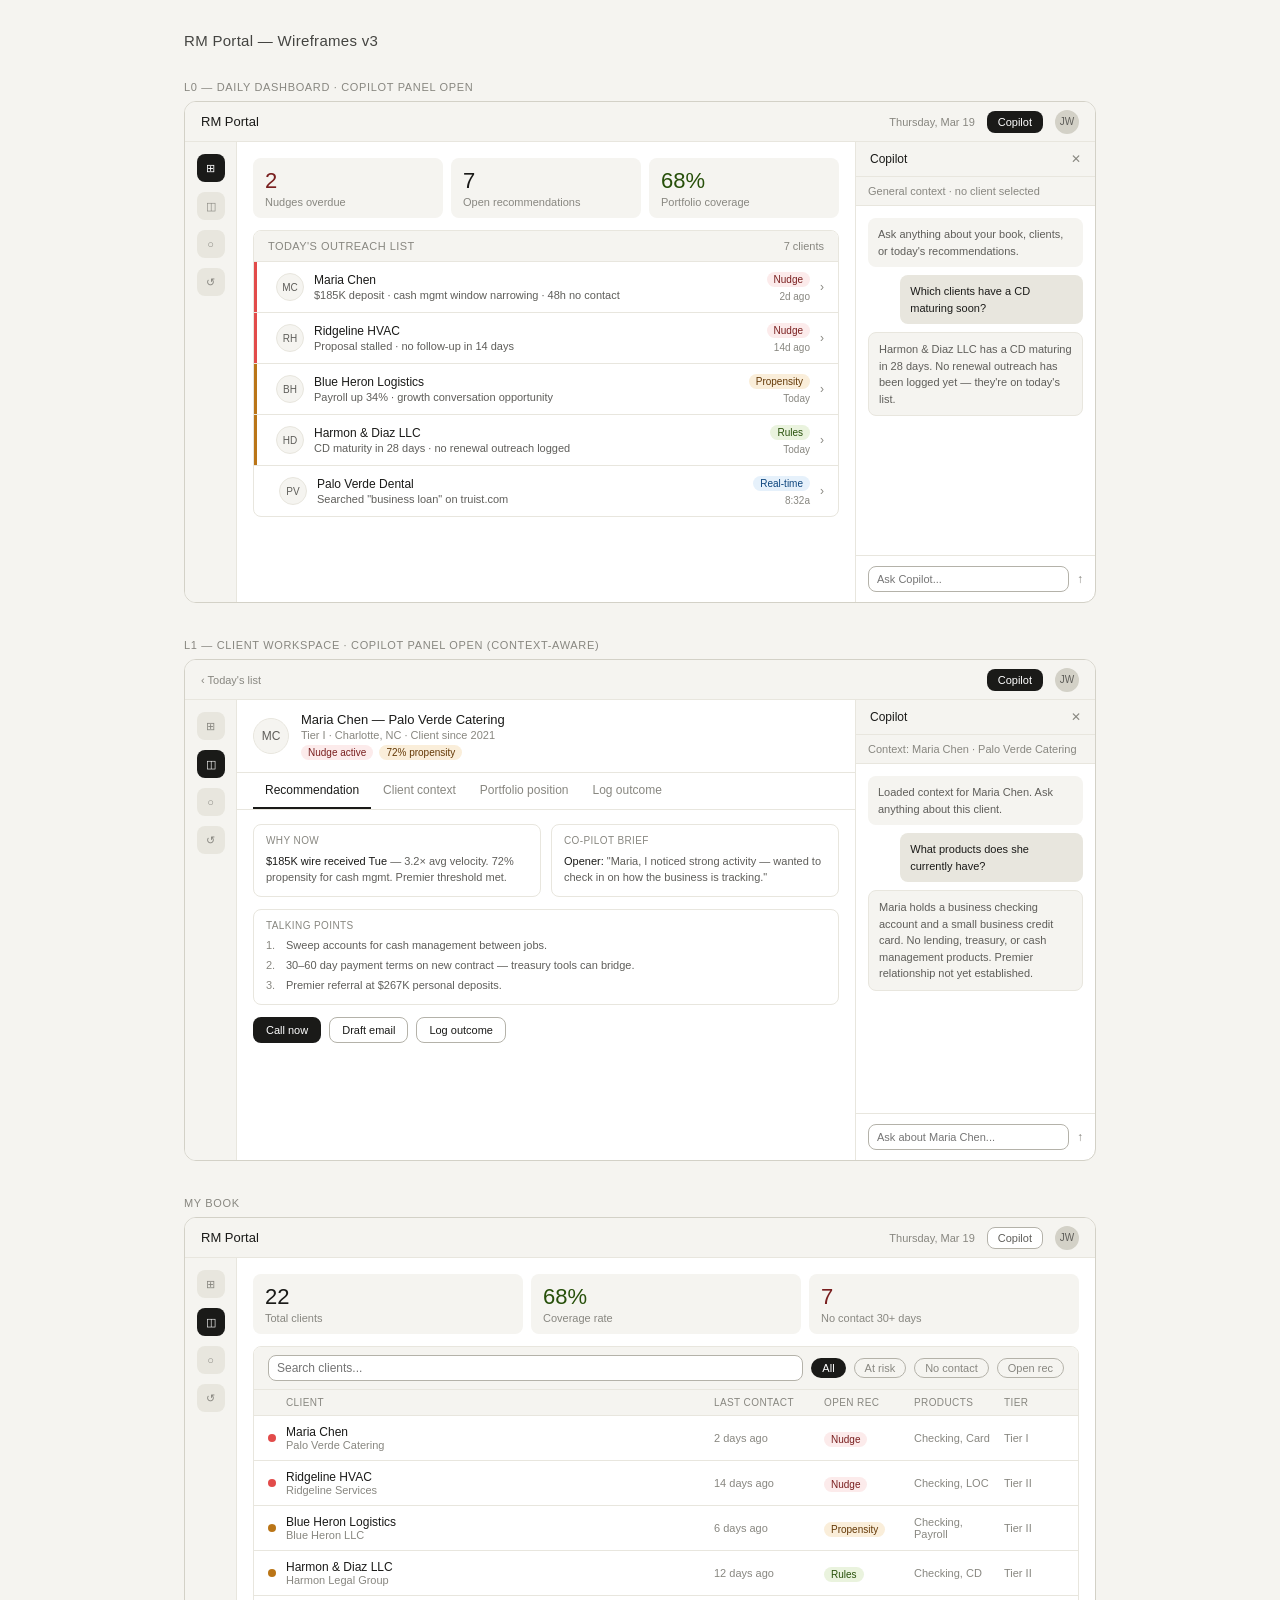
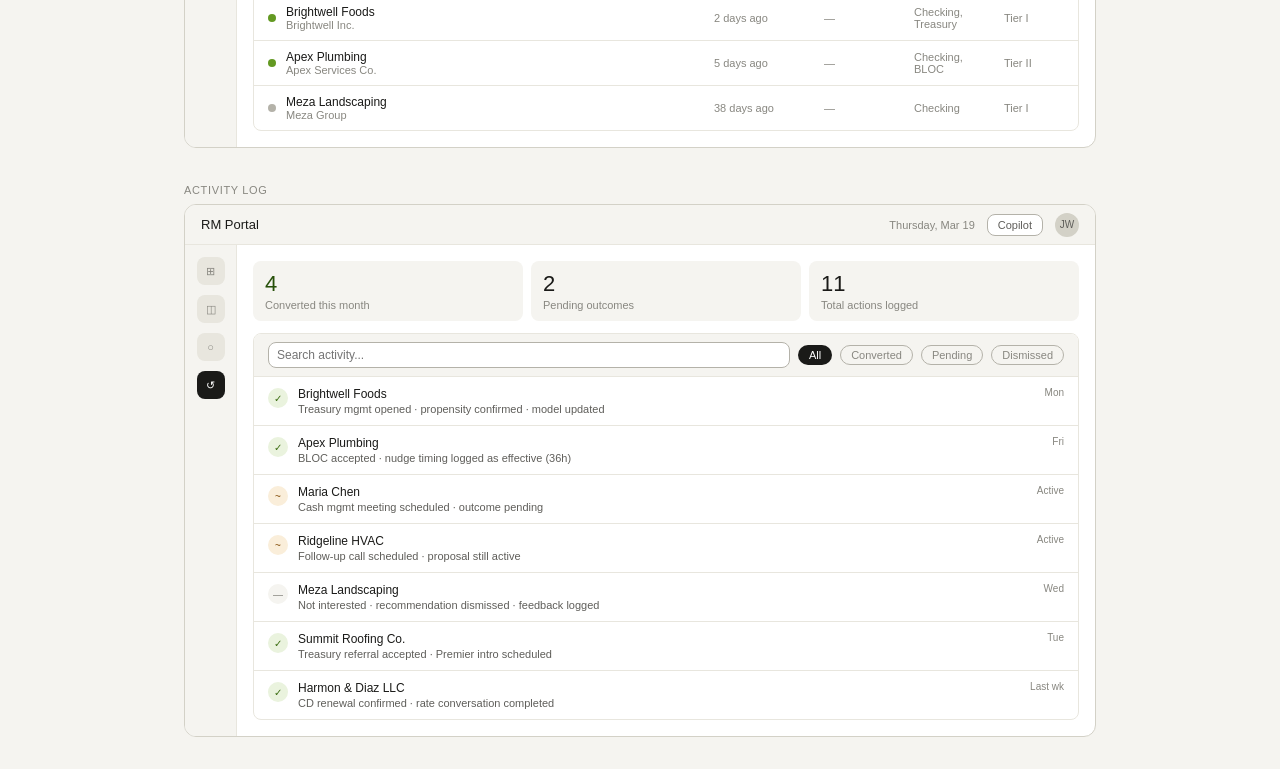
<file: rm_portal_wireframes_v3.html>
<!DOCTYPE html>
<html lang="en">
<head>
<meta charset="UTF-8">
<meta name="viewport" content="width=device-width, initial-scale=1.0">
<title>RM Portal — Wireframes v3</title>
<style>
  *, *::before, *::after { box-sizing: border-box; margin: 0; padding: 0; }
  body {
    font-family: -apple-system, BlinkMacSystemFont, "Segoe UI", sans-serif;
    background: #f5f4f0;
    color: #1a1a18;
    padding: 32px 24px;
    max-width: 960px;
    margin: 0 auto;
  }
  h1 { font-size: 15px; font-weight: 500; color: #444441; margin-bottom: 32px; letter-spacing: 0.02em; }

  .wf-label { font-size: 11px; font-weight: 500; color: #888780; letter-spacing: .06em; text-transform: uppercase; margin-bottom: 8px; margin-top: 36px; }
  .wf-label:first-of-type { margin-top: 0; }

  .screen { border: 1px solid #d3d1c7; border-radius: 12px; overflow: hidden; background: #ffffff; }
  .topbar { height: 40px; border-bottom: 0.5px solid #e8e6de; background: #f5f4f0; display: flex; align-items: center; padding: 0 16px; gap: 12px; flex-shrink: 0; }
  .tb-brand { font-size: 13px; font-weight: 500; color: #1a1a18; }
  .tb-spacer { flex: 1; }
  .tb-date { font-size: 11px; color: #888780; }
  .tb-copilot { font-size: 11px; padding: 4px 10px; border: 0.5px solid #b4b2a9; border-radius: 8px; color: #5f5e5a; cursor: pointer; background: #ffffff; }
  .tb-copilot.active { background: #1a1a18; color: #ffffff; border-color: transparent; }
  .tb-back { font-size: 11px; color: #888780; cursor: pointer; }
  .tb-avatar { width: 24px; height: 24px; border-radius: 50%; background: #d3d1c7; display: flex; align-items: center; justify-content: center; font-size: 10px; font-weight: 500; color: #5f5e5a; }

  .body { display: flex; min-height: 460px; }
  .sidebar { width: 52px; border-right: 0.5px solid #e8e6de; background: #f5f4f0; display: flex; flex-direction: column; align-items: center; padding: 12px 0; gap: 10px; flex-shrink: 0; }
  .sb-icon { width: 28px; height: 28px; border-radius: 8px; background: #e8e6de; display: flex; align-items: center; justify-content: center; font-size: 11px; color: #888780; }
  .sb-icon.active { background: #1a1a18; color: #ffffff; }
  .content { flex: 1; padding: 16px; display: flex; flex-direction: column; gap: 12px; min-width: 0; }

  .stat-row { display: grid; grid-template-columns: repeat(3, 1fr); gap: 8px; }
  .stat-box { background: #f5f4f0; border-radius: 8px; padding: 10px 12px; }
  .stat-num { font-size: 22px; font-weight: 500; color: #1a1a18; margin-bottom: 2px; }
  .stat-lbl { font-size: 11px; color: #888780; }
  .stat-num.warn { color: #791f1f; }
  .stat-num.ok { color: #27500a; }

  .list-card { border: 0.5px solid #e8e6de; border-radius: 8px; overflow: hidden; }
  .list-header { padding: 9px 14px; background: #f5f4f0; border-bottom: 0.5px solid #e8e6de; display: flex; align-items: center; justify-content: space-between; }
  .list-header-label { font-size: 11px; font-weight: 500; color: #888780; letter-spacing: .04em; text-transform: uppercase; }
  .list-header-count { font-size: 11px; color: #888780; }

  .client-row { display: flex; align-items: center; gap: 10px; padding: 10px 14px; border-bottom: 0.5px solid #e8e6de; cursor: pointer; position: relative; }
  .client-row:last-child { border-bottom: none; }
  .nudge-stripe { position: absolute; left: 0; top: 0; bottom: 0; width: 3px; }
  .nudge-stripe.red { background: #e24b4a; }
  .nudge-stripe.amber { background: #ba7517; }
  .cr-avatar { width: 28px; height: 28px; border-radius: 50%; background: #f5f4f0; border: 0.5px solid #e8e6de; display: flex; align-items: center; justify-content: center; font-size: 10px; font-weight: 500; color: #5f5e5a; flex-shrink: 0; }
  .cr-body { flex: 1; min-width: 0; }
  .cr-name { font-size: 12px; font-weight: 500; color: #1a1a18; margin-bottom: 2px; }
  .cr-trigger { font-size: 11px; color: #5f5e5a; white-space: nowrap; overflow: hidden; text-overflow: ellipsis; }
  .cr-right { display: flex; flex-direction: column; align-items: flex-end; gap: 4px; flex-shrink: 0; }
  .cr-chevron { font-size: 12px; color: #888780; }

  .badge { font-size: 10px; font-weight: 500; padding: 2px 7px; border-radius: 10px; }
  .badge-rt { background: #e6f1fb; color: #0c447c; }
  .badge-prop { background: #faeeda; color: #633806; }
  .badge-rules { background: #eaf3de; color: #27500a; }
  .badge-nudge { background: #fcebeb; color: #791f1f; }
  .cr-time { font-size: 10px; color: #888780; }

  .copilot-panel { width: 240px; border-left: 0.5px solid #e8e6de; display: flex; flex-direction: column; flex-shrink: 0; }
  .cp-header { padding: 10px 14px; border-bottom: 0.5px solid #e8e6de; background: #f5f4f0; display: flex; align-items: center; justify-content: space-between; }
  .cp-title { font-size: 12px; font-weight: 500; color: #1a1a18; }
  .cp-close { font-size: 12px; color: #888780; }
  .cp-context { padding: 8px 12px; border-bottom: 0.5px solid #e8e6de; font-size: 11px; color: #888780; background: #f5f4f0; }
  .cp-messages { flex: 1; padding: 12px; display: flex; flex-direction: column; gap: 8px; }
  .cp-msg { font-size: 11px; line-height: 1.5; padding: 8px 10px; border-radius: 8px; }
  .cp-msg.system { background: #f5f4f0; color: #5f5e5a; }
  .cp-msg.user { background: #e8e6de; color: #1a1a18; align-self: flex-end; max-width: 85%; }
  .cp-msg.assistant { background: #f5f4f0; color: #5f5e5a; border: 0.5px solid #e8e6de; }
  .cp-input-area { padding: 10px 12px; border-top: 0.5px solid #e8e6de; display: flex; gap: 8px; align-items: center; }
  .cp-input { flex: 1; font-size: 11px; padding: 6px 8px; border: 0.5px solid #b4b2a9; border-radius: 8px; color: #888780; background: #ffffff; font-family: inherit; }
  .cp-send { font-size: 12px; color: #888780; }

  .client-header { padding: 12px 16px; border-bottom: 0.5px solid #e8e6de; display: flex; align-items: center; gap: 12px; flex-shrink: 0; }
  .ch-avatar { width: 36px; height: 36px; border-radius: 50%; background: #f5f4f0; border: 0.5px solid #e8e6de; display: flex; align-items: center; justify-content: center; font-size: 12px; font-weight: 500; color: #5f5e5a; flex-shrink: 0; }
  .ch-name { font-size: 13px; font-weight: 500; color: #1a1a18; }
  .ch-sub { font-size: 11px; color: #888780; margin-top: 2px; }
  .ch-badges { display: flex; gap: 6px; margin-top: 4px; }

  .tab-bar { display: flex; border-bottom: 0.5px solid #e8e6de; padding: 0 16px; background: #ffffff; flex-shrink: 0; }
  .tab { padding: 10px 12px; font-size: 12px; color: #888780; cursor: pointer; border-bottom: 2px solid transparent; margin-bottom: -0.5px; white-space: nowrap; }
  .tab.active { color: #1a1a18; border-bottom-color: #1a1a18; font-weight: 500; }

  .tab-content { padding: 14px 16px; display: flex; flex-direction: column; gap: 12px; flex: 1; }
  .two-col { display: grid; grid-template-columns: 1fr 1fr; gap: 10px; }
  .section-block { border: 0.5px solid #e8e6de; border-radius: 8px; padding: 10px 12px; display: flex; flex-direction: column; gap: 7px; }
  .sb-title { font-size: 10px; font-weight: 500; color: #888780; letter-spacing: .04em; text-transform: uppercase; }
  .sb-body { font-size: 11px; color: #5f5e5a; line-height: 1.5; }
  .sb-body strong { font-weight: 500; color: #1a1a18; }
  .tp-list { display: flex; flex-direction: column; gap: 5px; }
  .tp-item { display: flex; gap: 6px; font-size: 11px; color: #5f5e5a; line-height: 1.4; }
  .tp-num { font-weight: 500; color: #888780; flex-shrink: 0; width: 14px; }
  .action-row { display: flex; gap: 8px; }
  .action-btn { padding: 6px 12px; border-radius: 8px; border: 0.5px solid #b4b2a9; font-size: 11px; color: #1a1a18; background: transparent; cursor: pointer; font-family: inherit; }
  .action-btn.primary { background: #1a1a18; color: #ffffff; border-color: transparent; }

  .search-bar { display: flex; align-items: center; gap: 8px; padding: 8px 14px; border-bottom: 0.5px solid #e8e6de; background: #f5f4f0; }
  .search-input { flex: 1; font-size: 12px; padding: 5px 8px; border: 0.5px solid #b4b2a9; border-radius: 8px; color: #888780; background: #ffffff; font-family: inherit; }
  .filter-pill { font-size: 11px; padding: 3px 10px; border-radius: 10px; border: 0.5px solid #b4b2a9; color: #888780; cursor: pointer; white-space: nowrap; }
  .filter-pill.active { background: #1a1a18; color: #ffffff; border-color: transparent; }

  .col-header { display: grid; grid-template-columns: 8px 1fr 100px 80px 80px 60px; gap: 10px; align-items: center; padding: 7px 14px; border-bottom: 0.5px solid #e8e6de; background: #f5f4f0; }
  .col-lbl { font-size: 10px; font-weight: 500; color: #888780; letter-spacing: .04em; text-transform: uppercase; }
  .book-grid-row { display: grid; grid-template-columns: 8px 1fr 100px 80px 80px 60px; gap: 10px; align-items: center; padding: 9px 14px; border-bottom: 0.5px solid #e8e6de; cursor: pointer; }
  .book-grid-row:last-child { border-bottom: none; }
  .bg-name { font-size: 12px; font-weight: 500; color: #1a1a18; }
  .bg-meta { font-size: 11px; color: #888780; }
  .health-dot { width: 8px; height: 8px; border-radius: 50%; flex-shrink: 0; }
  .h-green { background: #639922; }
  .h-amber { background: #ba7517; }
  .h-red { background: #e24b4a; }
  .h-gray { background: #b4b2a9; }

  .activity-row { display: flex; align-items: flex-start; gap: 10px; padding: 10px 14px; border-bottom: 0.5px solid #e8e6de; }
  .activity-row:last-child { border-bottom: none; }
  .outcome-pill { width: 20px; height: 20px; border-radius: 50%; display: flex; align-items: center; justify-content: center; font-size: 10px; flex-shrink: 0; margin-top: 1px; }
  .o-converted { background: #eaf3de; color: #3b6d11; }
  .o-pending { background: #faeeda; color: #854f0b; }
  .o-dismissed { background: #f5f4f0; color: #888780; }
  .ar-body { flex: 1; }
  .ar-client { font-size: 12px; font-weight: 500; color: #1a1a18; margin-bottom: 2px; }
  .ar-desc { font-size: 11px; color: #5f5e5a; }
  .ar-time { font-size: 10px; color: #888780; flex-shrink: 0; }
</style>
</head>
<body>

<h1>RM Portal — Wireframes v3</h1>

<!-- L0: Daily Dashboard -->
<div class="wf-label">L0 — Daily dashboard · Copilot panel open</div>
<div class="screen">
  <div class="topbar">
    <span class="tb-brand">RM Portal</span>
    <div class="tb-spacer"></div>
    <span class="tb-date">Thursday, Mar 19</span>
    <span class="tb-copilot active">Copilot</span>
    <div class="tb-avatar">JW</div>
  </div>
  <div class="body">
    <div class="sidebar">
      <div class="sb-icon active">⊞</div>
      <div class="sb-icon">◫</div>
      <div class="sb-icon">○</div>
      <div class="sb-icon">↺</div>
    </div>
    <div class="content">
      <div class="stat-row">
        <div class="stat-box"><div class="stat-num warn">2</div><div class="stat-lbl">Nudges overdue</div></div>
        <div class="stat-box"><div class="stat-num">7</div><div class="stat-lbl">Open recommendations</div></div>
        <div class="stat-box"><div class="stat-num ok">68%</div><div class="stat-lbl">Portfolio coverage</div></div>
      </div>
      <div class="list-card">
        <div class="list-header">
          <span class="list-header-label">Today's outreach list</span>
          <span class="list-header-count">7 clients</span>
        </div>
        <div class="client-row">
          <div class="nudge-stripe red"></div>
          <div class="cr-avatar" style="margin-left:8px;">MC</div>
          <div class="cr-body"><div class="cr-name">Maria Chen</div><div class="cr-trigger">$185K deposit · cash mgmt window narrowing · 48h no contact</div></div>
          <div class="cr-right"><span class="badge badge-nudge">Nudge</span><span class="cr-time">2d ago</span></div>
          <span class="cr-chevron">›</span>
        </div>
        <div class="client-row">
          <div class="nudge-stripe red"></div>
          <div class="cr-avatar" style="margin-left:8px;">RH</div>
          <div class="cr-body"><div class="cr-name">Ridgeline HVAC</div><div class="cr-trigger">Proposal stalled · no follow-up in 14 days</div></div>
          <div class="cr-right"><span class="badge badge-nudge">Nudge</span><span class="cr-time">14d ago</span></div>
          <span class="cr-chevron">›</span>
        </div>
        <div class="client-row">
          <div class="nudge-stripe amber"></div>
          <div class="cr-avatar" style="margin-left:8px;">BH</div>
          <div class="cr-body"><div class="cr-name">Blue Heron Logistics</div><div class="cr-trigger">Payroll up 34% · growth conversation opportunity</div></div>
          <div class="cr-right"><span class="badge badge-prop">Propensity</span><span class="cr-time">Today</span></div>
          <span class="cr-chevron">›</span>
        </div>
        <div class="client-row">
          <div class="nudge-stripe amber"></div>
          <div class="cr-avatar" style="margin-left:8px;">HD</div>
          <div class="cr-body"><div class="cr-name">Harmon &amp; Diaz LLC</div><div class="cr-trigger">CD maturity in 28 days · no renewal outreach logged</div></div>
          <div class="cr-right"><span class="badge badge-rules">Rules</span><span class="cr-time">Today</span></div>
          <span class="cr-chevron">›</span>
        </div>
        <div class="client-row">
          <div class="cr-avatar" style="margin-left:11px;">PV</div>
          <div class="cr-body"><div class="cr-name">Palo Verde Dental</div><div class="cr-trigger">Searched "business loan" on truist.com</div></div>
          <div class="cr-right"><span class="badge badge-rt">Real-time</span><span class="cr-time">8:32a</span></div>
          <span class="cr-chevron">›</span>
        </div>
      </div>
    </div>
    <div class="copilot-panel">
      <div class="cp-header"><span class="cp-title">Copilot</span><span class="cp-close">✕</span></div>
      <div class="cp-context">General context · no client selected</div>
      <div class="cp-messages">
        <div class="cp-msg system">Ask anything about your book, clients, or today's recommendations.</div>
        <div class="cp-msg user">Which clients have a CD maturing soon?</div>
        <div class="cp-msg assistant">Harmon &amp; Diaz LLC has a CD maturing in 28 days. No renewal outreach has been logged yet — they're on today's list.</div>
      </div>
      <div class="cp-input-area">
        <input class="cp-input" placeholder="Ask Copilot..."/>
        <span class="cp-send">↑</span>
      </div>
    </div>
  </div>
</div>

<!-- L1: Client Workspace -->
<div class="wf-label">L1 — Client workspace · Copilot panel open (context-aware)</div>
<div class="screen">
  <div class="topbar">
    <span class="tb-back">‹ Today's list</span>
    <div class="tb-spacer"></div>
    <span class="tb-copilot active">Copilot</span>
    <div class="tb-avatar">JW</div>
  </div>
  <div class="body">
    <div class="sidebar">
      <div class="sb-icon">⊞</div>
      <div class="sb-icon active">◫</div>
      <div class="sb-icon">○</div>
      <div class="sb-icon">↺</div>
    </div>
    <div style="flex:1;display:flex;flex-direction:column;min-width:0;">
      <div class="client-header">
        <div class="ch-avatar">MC</div>
        <div>
          <div class="ch-name">Maria Chen — Palo Verde Catering</div>
          <div class="ch-sub">Tier I · Charlotte, NC · Client since 2021</div>
          <div class="ch-badges">
            <span class="badge badge-nudge">Nudge active</span>
            <span class="badge badge-prop">72% propensity</span>
          </div>
        </div>
      </div>
      <div class="tab-bar">
        <div class="tab active">Recommendation</div>
        <div class="tab">Client context</div>
        <div class="tab">Portfolio position</div>
        <div class="tab">Log outcome</div>
      </div>
      <div class="tab-content">
        <div class="two-col">
          <div class="section-block">
            <div class="sb-title">Why now</div>
            <div class="sb-body"><strong>$185K wire received Tue</strong> — 3.2× avg velocity. 72% propensity for cash mgmt. Premier threshold met.</div>
          </div>
          <div class="section-block">
            <div class="sb-title">Co-pilot brief</div>
            <div class="sb-body"><strong>Opener:</strong> "Maria, I noticed strong activity — wanted to check in on how the business is tracking."</div>
          </div>
        </div>
        <div class="section-block">
          <div class="sb-title">Talking points</div>
          <div class="tp-list">
            <div class="tp-item"><span class="tp-num">1.</span><span>Sweep accounts for cash management between jobs.</span></div>
            <div class="tp-item"><span class="tp-num">2.</span><span>30–60 day payment terms on new contract — treasury tools can bridge.</span></div>
            <div class="tp-item"><span class="tp-num">3.</span><span>Premier referral at $267K personal deposits.</span></div>
          </div>
        </div>
        <div class="action-row">
          <button class="action-btn primary">Call now</button>
          <button class="action-btn">Draft email</button>
          <button class="action-btn">Log outcome</button>
        </div>
      </div>
    </div>
    <div class="copilot-panel">
      <div class="cp-header"><span class="cp-title">Copilot</span><span class="cp-close">✕</span></div>
      <div class="cp-context">Context: Maria Chen · Palo Verde Catering</div>
      <div class="cp-messages">
        <div class="cp-msg system">Loaded context for Maria Chen. Ask anything about this client.</div>
        <div class="cp-msg user">What products does she currently have?</div>
        <div class="cp-msg assistant">Maria holds a business checking account and a small business credit card. No lending, treasury, or cash management products. Premier relationship not yet established.</div>
      </div>
      <div class="cp-input-area">
        <input class="cp-input" placeholder="Ask about Maria Chen..."/>
        <span class="cp-send">↑</span>
      </div>
    </div>
  </div>
</div>

<!-- My Book -->
<div class="wf-label">My Book</div>
<div class="screen">
  <div class="topbar">
    <span class="tb-brand">RM Portal</span>
    <div class="tb-spacer"></div>
    <span class="tb-date">Thursday, Mar 19</span>
    <span class="tb-copilot">Copilot</span>
    <div class="tb-avatar">JW</div>
  </div>
  <div class="body">
    <div class="sidebar">
      <div class="sb-icon">⊞</div>
      <div class="sb-icon active">◫</div>
      <div class="sb-icon">○</div>
      <div class="sb-icon">↺</div>
    </div>
    <div class="content">
      <div class="stat-row">
        <div class="stat-box"><div class="stat-num">22</div><div class="stat-lbl">Total clients</div></div>
        <div class="stat-box"><div class="stat-num ok">68%</div><div class="stat-lbl">Coverage rate</div></div>
        <div class="stat-box"><div class="stat-num warn">7</div><div class="stat-lbl">No contact 30+ days</div></div>
      </div>
      <div class="list-card">
        <div class="search-bar">
          <input class="search-input" placeholder="Search clients..."/>
          <span class="filter-pill active">All</span>
          <span class="filter-pill">At risk</span>
          <span class="filter-pill">No contact</span>
          <span class="filter-pill">Open rec</span>
        </div>
        <div class="col-header">
          <div></div>
          <div class="col-lbl">Client</div>
          <div class="col-lbl">Last contact</div>
          <div class="col-lbl">Open rec</div>
          <div class="col-lbl">Products</div>
          <div class="col-lbl">Tier</div>
        </div>
        <div class="book-grid-row">
          <div class="health-dot h-red"></div>
          <div><div class="bg-name">Maria Chen</div><div class="bg-meta">Palo Verde Catering</div></div>
          <div class="bg-meta">2 days ago</div>
          <div><span class="badge badge-nudge">Nudge</span></div>
          <div class="bg-meta">Checking, Card</div>
          <div class="bg-meta">Tier I</div>
        </div>
        <div class="book-grid-row">
          <div class="health-dot h-red"></div>
          <div><div class="bg-name">Ridgeline HVAC</div><div class="bg-meta">Ridgeline Services</div></div>
          <div class="bg-meta">14 days ago</div>
          <div><span class="badge badge-nudge">Nudge</span></div>
          <div class="bg-meta">Checking, LOC</div>
          <div class="bg-meta">Tier II</div>
        </div>
        <div class="book-grid-row">
          <div class="health-dot h-amber"></div>
          <div><div class="bg-name">Blue Heron Logistics</div><div class="bg-meta">Blue Heron LLC</div></div>
          <div class="bg-meta">6 days ago</div>
          <div><span class="badge badge-prop">Propensity</span></div>
          <div class="bg-meta">Checking, Payroll</div>
          <div class="bg-meta">Tier II</div>
        </div>
        <div class="book-grid-row">
          <div class="health-dot h-amber"></div>
          <div><div class="bg-name">Harmon &amp; Diaz LLC</div><div class="bg-meta">Harmon Legal Group</div></div>
          <div class="bg-meta">12 days ago</div>
          <div><span class="badge badge-rules">Rules</span></div>
          <div class="bg-meta">Checking, CD</div>
          <div class="bg-meta">Tier II</div>
        </div>
        <div class="book-grid-row">
          <div class="health-dot h-green"></div>
          <div><div class="bg-name">Brightwell Foods</div><div class="bg-meta">Brightwell Inc.</div></div>
          <div class="bg-meta">2 days ago</div>
          <div class="bg-meta">—</div>
          <div class="bg-meta">Checking, Treasury</div>
          <div class="bg-meta">Tier I</div>
        </div>
        <div class="book-grid-row">
          <div class="health-dot h-green"></div>
          <div><div class="bg-name">Apex Plumbing</div><div class="bg-meta">Apex Services Co.</div></div>
          <div class="bg-meta">5 days ago</div>
          <div class="bg-meta">—</div>
          <div class="bg-meta">Checking, BLOC</div>
          <div class="bg-meta">Tier II</div>
        </div>
        <div class="book-grid-row">
          <div class="health-dot h-gray"></div>
          <div><div class="bg-name">Meza Landscaping</div><div class="bg-meta">Meza Group</div></div>
          <div class="bg-meta">38 days ago</div>
          <div class="bg-meta">—</div>
          <div class="bg-meta">Checking</div>
          <div class="bg-meta">Tier I</div>
        </div>
      </div>
    </div>
  </div>
</div>

<!-- Activity Log -->
<div class="wf-label">Activity Log</div>
<div class="screen">
  <div class="topbar">
    <span class="tb-brand">RM Portal</span>
    <div class="tb-spacer"></div>
    <span class="tb-date">Thursday, Mar 19</span>
    <span class="tb-copilot">Copilot</span>
    <div class="tb-avatar">JW</div>
  </div>
  <div class="body">
    <div class="sidebar">
      <div class="sb-icon">⊞</div>
      <div class="sb-icon">◫</div>
      <div class="sb-icon">○</div>
      <div class="sb-icon active">↺</div>
    </div>
    <div class="content">
      <div class="stat-row">
        <div class="stat-box"><div class="stat-num ok">4</div><div class="stat-lbl">Converted this month</div></div>
        <div class="stat-box"><div class="stat-num">2</div><div class="stat-lbl">Pending outcomes</div></div>
        <div class="stat-box"><div class="stat-num">11</div><div class="stat-lbl">Total actions logged</div></div>
      </div>
      <div class="list-card">
        <div class="search-bar">
          <input class="search-input" placeholder="Search activity..."/>
          <span class="filter-pill active">All</span>
          <span class="filter-pill">Converted</span>
          <span class="filter-pill">Pending</span>
          <span class="filter-pill">Dismissed</span>
        </div>
        <div class="activity-row">
          <div class="outcome-pill o-converted">✓</div>
          <div class="ar-body"><div class="ar-client">Brightwell Foods</div><div class="ar-desc">Treasury mgmt opened · propensity confirmed · model updated</div></div>
          <div class="ar-time">Mon</div>
        </div>
        <div class="activity-row">
          <div class="outcome-pill o-converted">✓</div>
          <div class="ar-body"><div class="ar-client">Apex Plumbing</div><div class="ar-desc">BLOC accepted · nudge timing logged as effective (36h)</div></div>
          <div class="ar-time">Fri</div>
        </div>
        <div class="activity-row">
          <div class="outcome-pill o-pending">~</div>
          <div class="ar-body"><div class="ar-client">Maria Chen</div><div class="ar-desc">Cash mgmt meeting scheduled · outcome pending</div></div>
          <div class="ar-time">Active</div>
        </div>
        <div class="activity-row">
          <div class="outcome-pill o-pending">~</div>
          <div class="ar-body"><div class="ar-client">Ridgeline HVAC</div><div class="ar-desc">Follow-up call scheduled · proposal still active</div></div>
          <div class="ar-time">Active</div>
        </div>
        <div class="activity-row">
          <div class="outcome-pill o-dismissed">—</div>
          <div class="ar-body"><div class="ar-client">Meza Landscaping</div><div class="ar-desc">Not interested · recommendation dismissed · feedback logged</div></div>
          <div class="ar-time">Wed</div>
        </div>
        <div class="activity-row">
          <div class="outcome-pill o-converted">✓</div>
          <div class="ar-body"><div class="ar-client">Summit Roofing Co.</div><div class="ar-desc">Treasury referral accepted · Premier intro scheduled</div></div>
          <div class="ar-time">Tue</div>
        </div>
        <div class="activity-row">
          <div class="outcome-pill o-converted">✓</div>
          <div class="ar-body"><div class="ar-client">Harmon &amp; Diaz LLC</div><div class="ar-desc">CD renewal confirmed · rate conversation completed</div></div>
          <div class="ar-time">Last wk</div>
        </div>
      </div>
    </div>
  </div>
</div>

</body>
</html>
</file>
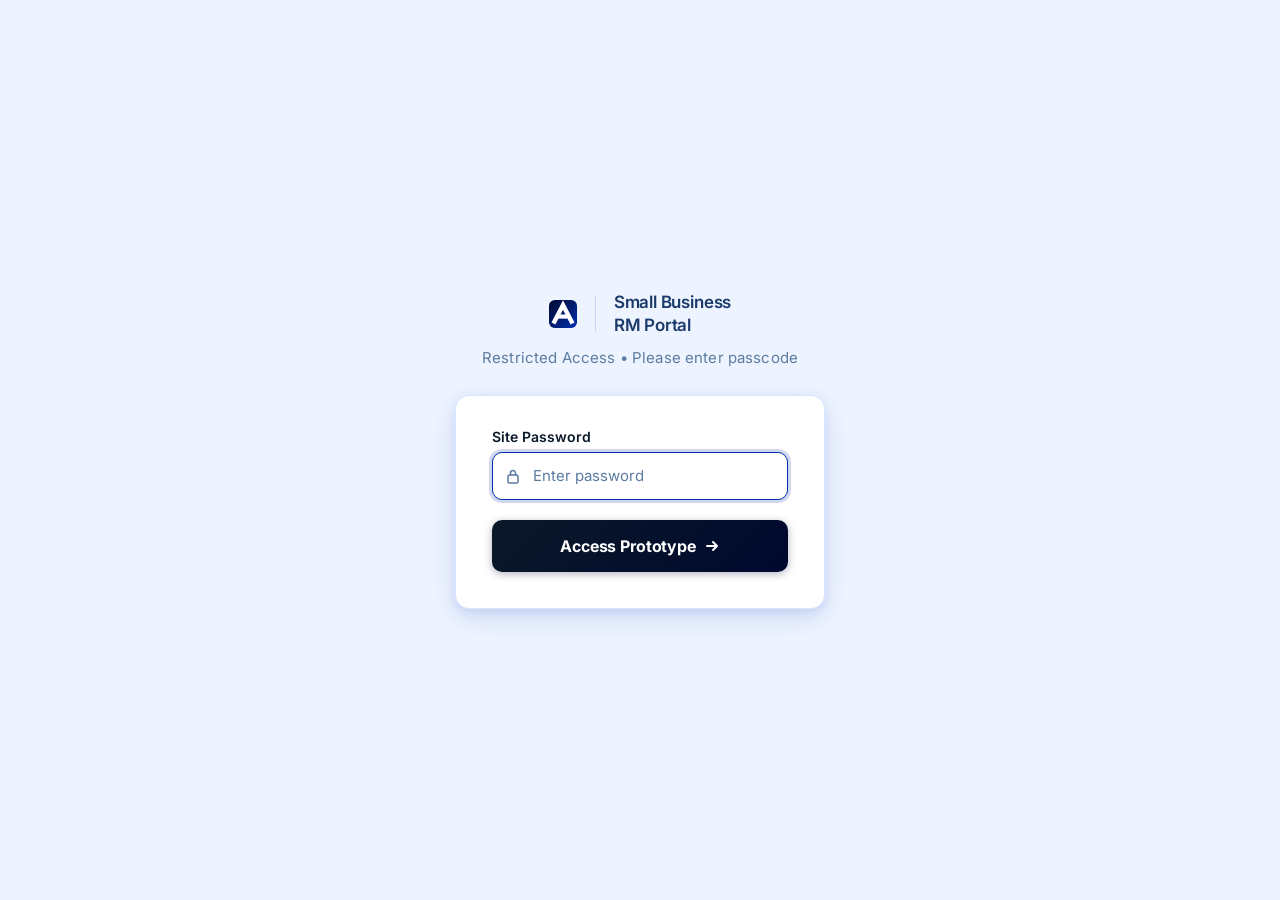
<file: protogen/login.html>
<!DOCTYPE html>
<html lang="en">
<head>
<meta charset="UTF-8">
<meta name="viewport" content="width=device-width, initial-scale=1.0">
<title>Small Business Relationship Manager Portal — ACME Financial</title>
<link rel="preconnect" href="https://fonts.googleapis.com">
<link rel="preconnect" href="https://fonts.gstatic.com" crossorigin>
<link href="https://fonts.googleapis.com/css2?family=Inter:wght@400;500;600;700;800&display=swap" rel="stylesheet">
<style>
  :root {
    --p950:#00082E; --p900:#001A6E; --p800:#002FAF;
    --p700:#002FAF; --p600:#0844D6; --p500:#4B8BFC;
    --p400:#7BAAFB; --p300:#A8C5FD; --p200:#D0E2FF;
    --p100:#E8F2FF; --p50:#F5F8FF;
    --bg:#EEF4FF; --sur:#fff;
    --bdr:#C5D7F5; --bdr-l:#D8E8FF;
    --tx:#0A1929; --tx2:#1A3A6B; --tx3:#5B7BA0;
    --red:#D93025;
    --rmd:10px; --rlg:14px; --rfull:9999px;
    --ssm:0 1px 3px rgba(0,47,175,.08),0 1px 2px rgba(0,47,175,.04);
    --smd:0 4px 16px rgba(0,47,175,.10),0 2px 4px rgba(0,47,175,.06);
    --slg:0 8px 28px rgba(0,47,175,.14),0 4px 8px rgba(0,47,175,.08);
  }

  *,*::before,*::after { box-sizing: border-box; margin: 0; padding: 0; }

  html, body {
    height: 100%;
    font-family: 'Inter', -apple-system, BlinkMacSystemFont, sans-serif;
    background: var(--bg);
    color: var(--tx);
    -webkit-font-smoothing: antialiased;
    display: flex;
    align-items: center;
    justify-content: center;
  }

  .login-wrap {
    display: flex;
    flex-direction: column;
    align-items: center;
    gap: 28px;
    width: 100%;
    padding: 24px;
  }

  .login-header {
    text-align: center;
    display: flex;
    flex-direction: column;
    align-items: center;
    gap: 12px;
  }

  .login-brand-row {
    display: flex;
    align-items: center;
    gap: 18px;
  }

  .login-brand-divider {
    width: 1px;
    height: 36px;
    background: var(--bdr);
    flex-shrink: 0;
  }

  .login-portal-name {
    font-size: 17px;
    font-weight: 600;
    color: var(--tx2);
    letter-spacing: -.01em;
    line-height: 1.3;
    text-align: left;
    max-width: 200px;
  }

  .login-sub {
    font-size: 15px;
    font-weight: 400;
    color: var(--tx3);
    letter-spacing: .01em;
  }

  .login-card {
    background: var(--sur);
    border: 1px solid var(--bdr-l);
    border-radius: var(--rlg);
    padding: 32px 36px 36px;
    width: 100%;
    max-width: 480px;
    box-shadow: var(--slg);
    display: flex;
    flex-direction: column;
    gap: 20px;
  }

  .field-group {
    display: flex;
    flex-direction: column;
    gap: 7px;
  }

  .field-label {
    font-size: 14px;
    font-weight: 600;
    color: var(--tx);
  }

  .input-wrap {
    position: relative;
    display: flex;
    align-items: center;
  }

  .input-icon {
    position: absolute;
    left: 13px;
    color: var(--tx3);
    pointer-events: none;
    display: flex;
    align-items: center;
  }

  .pw-input {
    width: 100%;
    height: 48px;
    padding: 0 14px 0 40px;
    font-size: 15px;
    font-family: inherit;
    color: var(--tx);
    background: var(--sur);
    border: 1.5px solid var(--bdr);
    border-radius: var(--rmd);
    outline: none;
    transition: border-color .15s, box-shadow .15s;
  }

  .pw-input::placeholder {
    color: var(--tx3);
    font-weight: 400;
  }

  .pw-input:focus {
    border-color: var(--p700);
    box-shadow: 0 0 0 3px rgba(0,47,175,.18);
  }

  .pw-input.error {
    border-color: var(--red);
    box-shadow: 0 0 0 3px rgba(217,48,37,.12);
  }

  .error-msg {
    font-size: 13px;
    font-weight: 500;
    color: var(--red);
    display: none;
    margin-top: -4px;
  }

  .error-msg.visible {
    display: block;
  }

  .submit-btn {
    width: 100%;
    height: 52px;
    background: linear-gradient(135deg, var(--tx) 0%, var(--p950) 100%);
    color: #fff;
    font-family: inherit;
    font-size: 16px;
    font-weight: 700;
    letter-spacing: -.01em;
    border: none;
    border-radius: var(--rmd);
    cursor: pointer;
    display: flex;
    align-items: center;
    justify-content: center;
    gap: 8px;
    transition: opacity .15s, transform .1s, box-shadow .15s;
    box-shadow: 0 2px 8px rgba(0,8,46,.3);
  }

  .submit-btn:hover {
    opacity: .92;
    box-shadow: 0 4px 14px rgba(0,8,46,.4);
  }

  .submit-btn:active {
    transform: scale(.985);
  }

  .submit-btn svg {
    flex-shrink: 0;
  }
</style>
</head>
<body>
<div class="login-wrap">
  <div class="login-header">
    <div class="login-brand-row">
      <img src="acme-logo.svg" alt="ACME Financial" style="height:28px;width:auto;flex-shrink:0"/>
      <div class="login-brand-divider"></div>
      <p class="login-portal-name">Small Business<br>RM Portal</p>
    </div>
    <p class="login-sub">Restricted Access &bull; Please enter passcode</p>
  </div>

  <div class="login-card">
    <div class="field-group">
      <label class="field-label" for="pw-field">Site Password</label>
      <div class="input-wrap">
        <span class="input-icon">
          <svg width="16" height="16" viewBox="0 0 16 16" fill="none">
            <rect x="3" y="7" width="10" height="8" rx="1.5" stroke="currentColor" stroke-width="1.5"/>
            <path d="M5.5 7V5a2.5 2.5 0 0 1 5 0v2" stroke="currentColor" stroke-width="1.5" stroke-linecap="round"/>
          </svg>
        </span>
        <input
          id="pw-field"
          class="pw-input"
          type="password"
          placeholder="Enter password"
          autocomplete="current-password"
          autofocus
        />
      </div>
      <span class="error-msg" id="error-msg">Incorrect password. Please try again.</span>
    </div>

    <button class="submit-btn" id="submit-btn" onclick="checkPassword()">
      Access Prototype
      <svg width="16" height="16" viewBox="0 0 16 16" fill="none">
        <path d="M3 8h10M9 4l4 4-4 4" stroke="currentColor" stroke-width="2" stroke-linecap="round" stroke-linejoin="round"/>
      </svg>
    </button>
  </div>
</div>

<script>
  const input = document.getElementById('pw-field');
  const errorMsg = document.getElementById('error-msg');

  input.addEventListener('keydown', function(e) {
    if (e.key === 'Enter') checkPassword();
    if (errorMsg.classList.contains('visible')) {
      errorMsg.classList.remove('visible');
      input.classList.remove('error');
    }
  });

  function checkPassword() {
    const val = input.value;
    if (val === 'slalom') {
      sessionStorage.setItem('proto_auth', '1');
      window.location.href = 'index.html';
    } else {
      input.classList.add('error');
      errorMsg.classList.add('visible');
      input.value = '';
      input.focus();
    }
  }
</script>
</body>
</html>
</file>
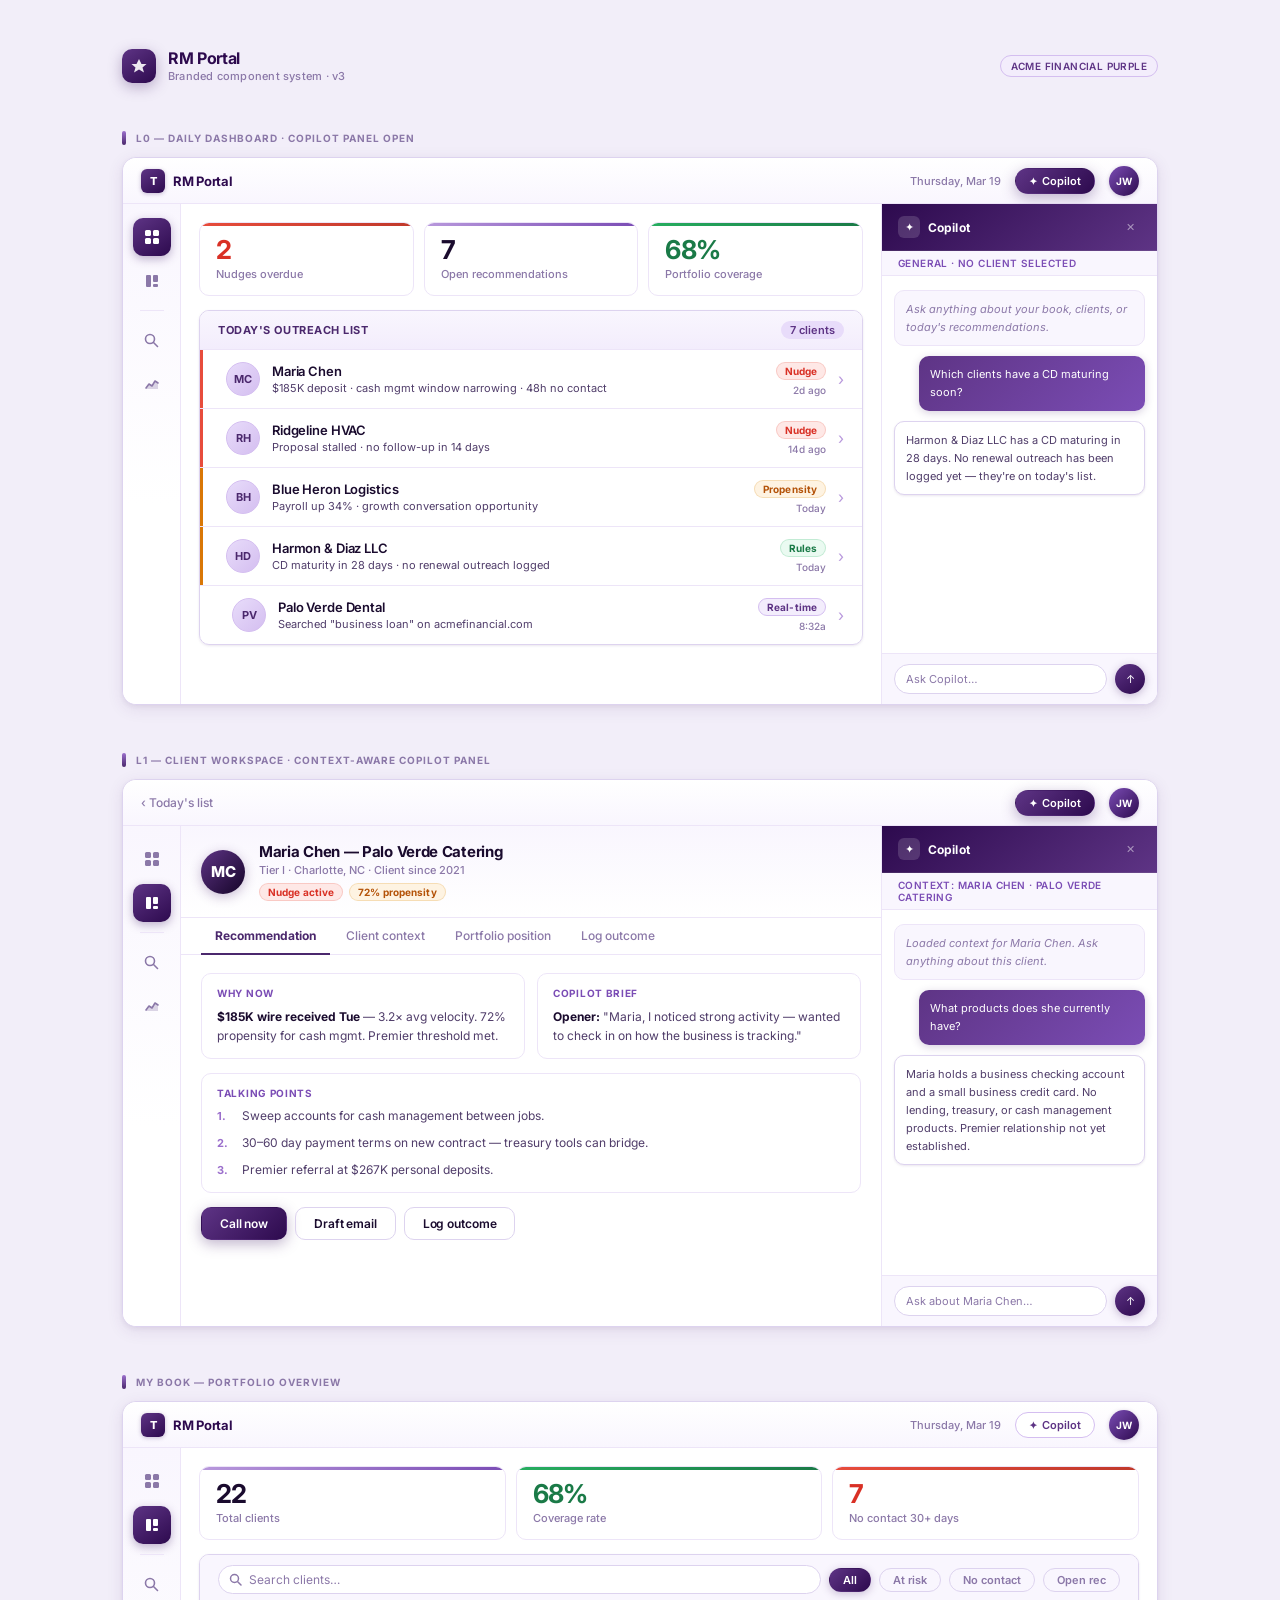
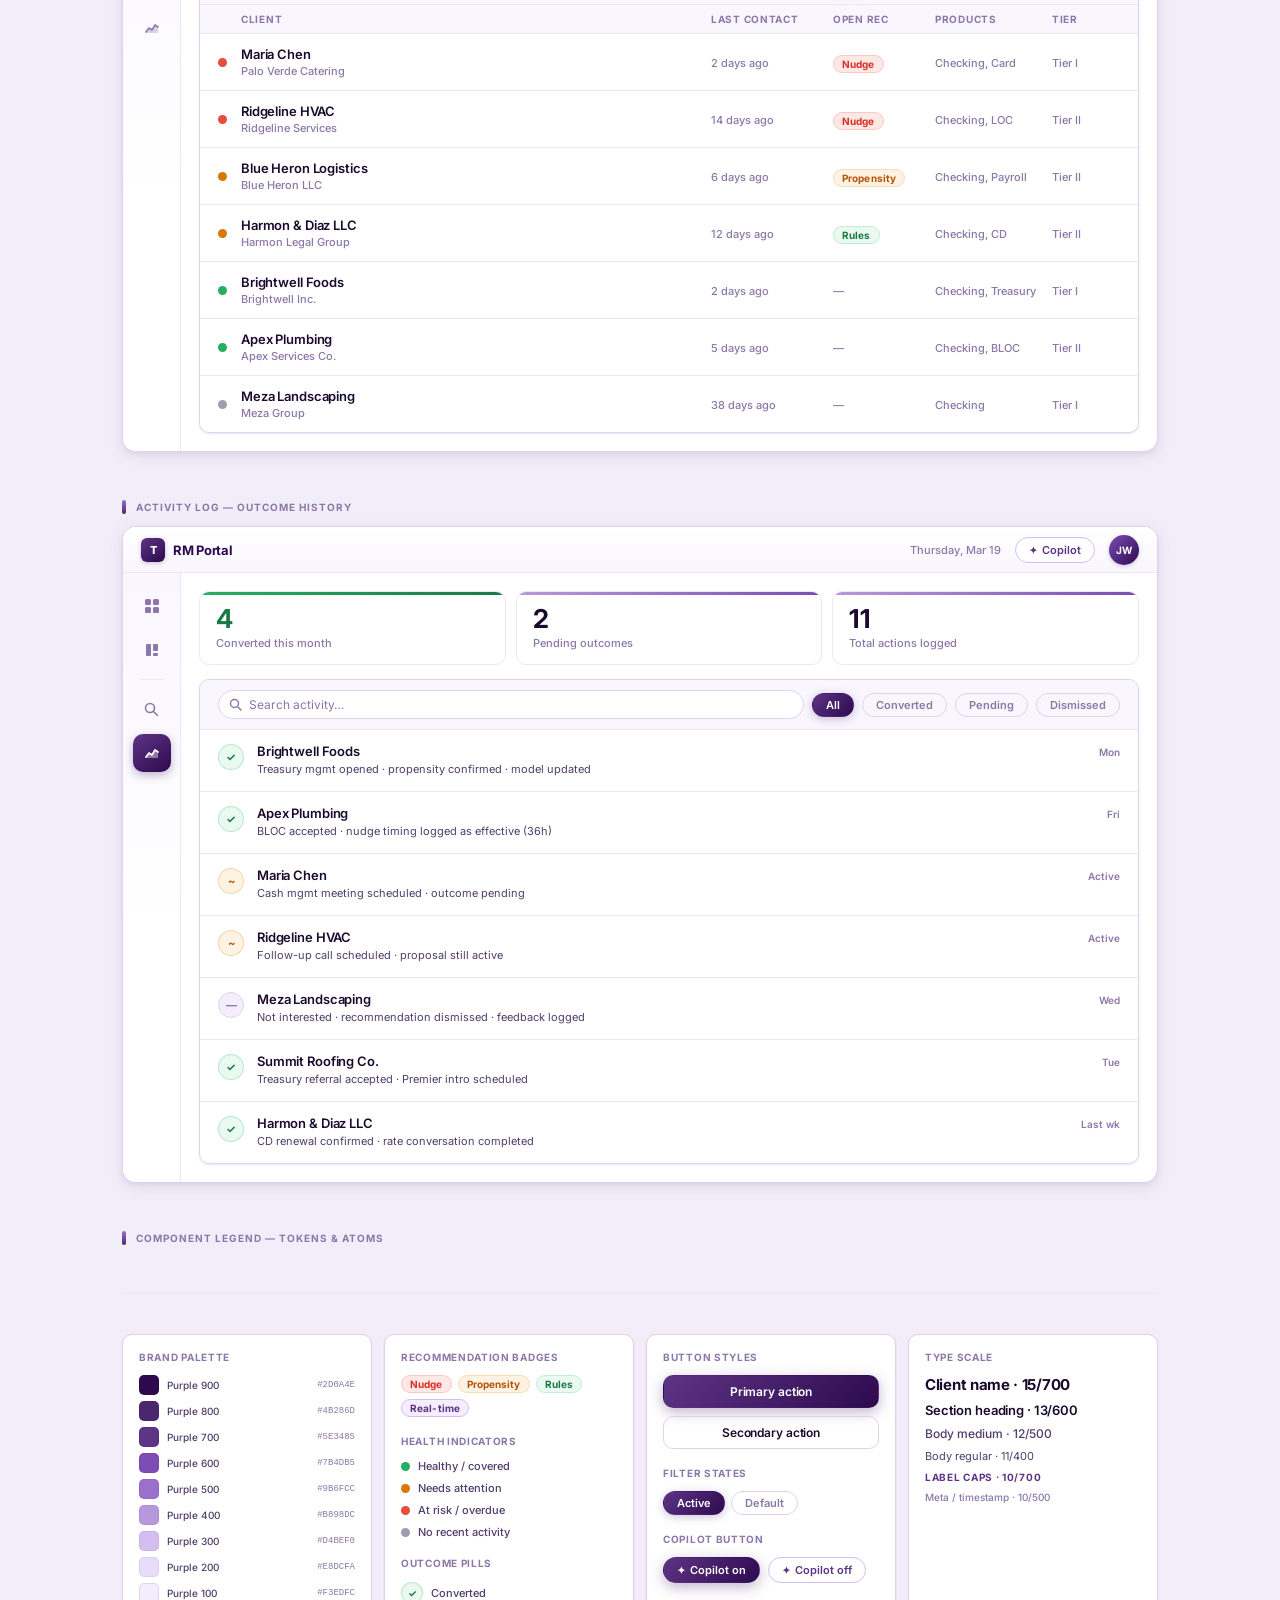
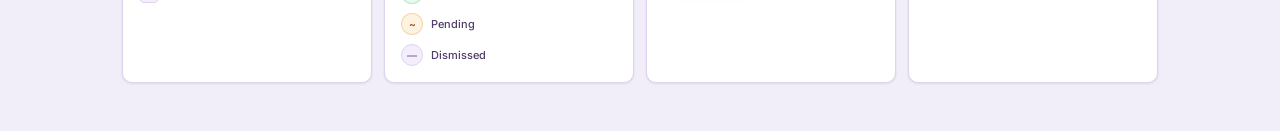
<file: protogen/rm_portal_branded.html>
<!DOCTYPE html>
<html lang="en">
<head>
<meta charset="UTF-8">
<meta name="viewport" content="width=device-width, initial-scale=1.0">
<title>RM Portal — Branded v3</title>
<link rel="preconnect" href="https://fonts.googleapis.com">
<link rel="preconnect" href="https://fonts.gstatic.com" crossorigin>
<link href="https://fonts.googleapis.com/css2?family=Inter:wght@400;500;600;700&display=swap" rel="stylesheet">
<style>
/* ============================================================
   DESIGN TOKENS — ACME Financial Purple Palette
   ============================================================ */
:root {
  --purple-950: #150428;
  --purple-900: #2D0A4E;
  --purple-800: #4B286D;   /* ACME Financial primary brand */
  --purple-700: #5E3485;
  --purple-600: #7B4DB5;
  --purple-500: #9B6FCC;
  --purple-400: #B898DC;
  --purple-300: #D4BEF0;
  --purple-200: #E8DCFA;
  --purple-100: #F3EDFC;
  --purple-50:  #F9F6FE;

  --bg-page:    #F2EEF9;
  --bg-surface: #FFFFFF;
  --bg-subtle:  var(--purple-50);
  --bg-muted:   var(--purple-100);

  --border-default: #DDD3EF;
  --border-light:   #EDE5F8;

  --text-primary:   #1A0B2E;
  --text-secondary: #503D6A;
  --text-tertiary:  #8B78A8;

  /* Status */
  --red:       #D93025;
  --red-light: #FEE8E6;
  --red-stripe:#E74C3C;
  --amber:     #B45309;
  --amber-light:#FEF3E2;
  --amber-stripe:#D97706;
  --green:     #1A7A47;
  --green-light:#EAFAF1;
  --green-dot: #27AE60;
  --gray-dot:  #A09CB0;

  --radius-sm:   6px;
  --radius-md:   10px;
  --radius-lg:   14px;
  --radius-full: 9999px;

  --shadow-sm: 0 1px 3px rgba(75,40,109,.08), 0 1px 2px rgba(75,40,109,.04);
  --shadow-md: 0 4px 16px rgba(75,40,109,.10), 0 2px 4px rgba(75,40,109,.06);
  --shadow-lg: 0 8px 28px rgba(75,40,109,.14), 0 4px 8px rgba(75,40,109,.08);
  --shadow-purple: 0 4px 14px rgba(75,40,109,.35);
}

*, *::before, *::after { box-sizing: border-box; margin: 0; padding: 0; }

body {
  font-family: 'Inter', -apple-system, BlinkMacSystemFont, 'Segoe UI', sans-serif;
  background: var(--bg-page);
  color: var(--text-primary);
  padding: 48px 32px;
  max-width: 1100px;
  margin: 0 auto;
  -webkit-font-smoothing: antialiased;
}

/* ============================================================
   PAGE CHROME
   ============================================================ */
.page-masthead {
  display: flex;
  align-items: center;
  gap: 12px;
  margin-bottom: 44px;
}
.masthead-logomark {
  width: 34px; height: 34px;
  background: linear-gradient(145deg, var(--purple-700), var(--purple-900));
  border-radius: var(--radius-md);
  display: flex; align-items: center; justify-content: center;
  box-shadow: var(--shadow-purple);
}
.masthead-logomark svg { display: block; }
.masthead-text { display: flex; flex-direction: column; gap: 1px; }
.masthead-title {
  font-size: 16px; font-weight: 700;
  color: var(--purple-900);
  letter-spacing: -.02em;
}
.masthead-sub {
  font-size: 11px; font-weight: 500;
  color: var(--text-tertiary);
  letter-spacing: .02em;
}
.masthead-badge {
  margin-left: auto;
  font-size: 10px; font-weight: 600;
  background: var(--purple-100);
  color: var(--purple-700);
  padding: 4px 10px;
  border-radius: var(--radius-full);
  border: 1px solid var(--purple-300);
  letter-spacing: .04em;
  text-transform: uppercase;
}

/* ============================================================
   SECTION LABELS
   ============================================================ */
.wf-label {
  font-size: 10px; font-weight: 700;
  color: var(--text-tertiary);
  letter-spacing: .1em;
  text-transform: uppercase;
  margin-bottom: 12px;
  margin-top: 48px;
  display: flex;
  align-items: center;
  gap: 10px;
}
.wf-label:first-of-type { margin-top: 0; }
.wf-label::before {
  content: '';
  display: block;
  width: 4px; height: 14px;
  background: linear-gradient(180deg, var(--purple-500), var(--purple-800));
  border-radius: 2px;
  flex-shrink: 0;
}

/* ============================================================
   SCREEN SHELL
   ============================================================ */
.screen {
  border: 1px solid var(--border-default);
  border-radius: var(--radius-lg);
  overflow: hidden;
  background: var(--bg-surface);
  box-shadow: var(--shadow-md);
}

/* ============================================================
   TOP BAR
   ============================================================ */
.topbar {
  height: 46px;
  border-bottom: 1px solid var(--border-light);
  background: linear-gradient(180deg, #fff 0%, var(--purple-50) 100%);
  display: flex;
  align-items: center;
  padding: 0 18px;
  gap: 14px;
  flex-shrink: 0;
}
.tb-logo { display: flex; align-items: center; gap: 8px; }
.tb-logomark {
  width: 24px; height: 24px;
  background: linear-gradient(145deg, var(--purple-700), var(--purple-900));
  border-radius: 6px;
  display: flex; align-items: center; justify-content: center;
  font-size: 11px; font-weight: 800;
  color: #fff;
  letter-spacing: -1px;
  box-shadow: 0 1px 4px rgba(75,40,109,.30);
}
.tb-brand {
  font-size: 13px; font-weight: 700;
  color: var(--purple-900);
  letter-spacing: -.02em;
}
.tb-spacer { flex: 1; }
.tb-date {
  font-size: 11px; font-weight: 500;
  color: var(--text-tertiary);
}
.tb-copilot {
  font-size: 11px; font-weight: 600;
  padding: 5px 13px;
  border: 1px solid var(--purple-300);
  border-radius: var(--radius-full);
  color: var(--purple-700);
  cursor: pointer;
  background: #fff;
  display: flex; align-items: center; gap: 5px;
  transition: all .15s;
  white-space: nowrap;
}
.tb-copilot .icon { font-size: 10px; }
.tb-copilot.active {
  background: linear-gradient(135deg, var(--purple-700), var(--purple-900));
  color: #fff;
  border-color: transparent;
  box-shadow: var(--shadow-purple);
}
.tb-back {
  font-size: 12px; font-weight: 500;
  color: var(--text-tertiary);
  cursor: pointer;
  display: flex; align-items: center; gap: 3px;
}
.tb-back:hover { color: var(--purple-700); }
.tb-avatar {
  width: 30px; height: 30px;
  border-radius: 50%;
  background: linear-gradient(135deg, var(--purple-600), var(--purple-900));
  display: flex; align-items: center; justify-content: center;
  font-size: 10px; font-weight: 700;
  color: #fff;
  letter-spacing: .02em;
  box-shadow: 0 1px 4px rgba(75,40,109,.25);
  flex-shrink: 0;
}

/* ============================================================
   APP BODY
   ============================================================ */
.body {
  display: flex;
  min-height: 500px;
}

/* ============================================================
   SIDEBAR
   ============================================================ */
.sidebar {
  width: 58px;
  border-right: 1px solid var(--border-light);
  background: linear-gradient(180deg, var(--purple-50) 0%, #fff 60%);
  display: flex;
  flex-direction: column;
  align-items: center;
  padding: 14px 0;
  gap: 6px;
  flex-shrink: 0;
}
.sb-icon {
  width: 38px; height: 38px;
  border-radius: var(--radius-md);
  display: flex; align-items: center; justify-content: center;
  font-size: 16px;
  color: var(--text-tertiary);
  cursor: pointer;
  transition: all .15s;
}
.sb-icon:hover {
  background: var(--purple-100);
  color: var(--purple-700);
}
.sb-icon.active {
  background: linear-gradient(145deg, var(--purple-700), var(--purple-900));
  color: #fff;
  box-shadow: 0 3px 10px rgba(75,40,109,.35);
}
.sb-divider {
  width: 24px; height: 1px;
  background: var(--border-light);
  margin: 4px 0;
}

/* ============================================================
   MAIN CONTENT
   ============================================================ */
.content {
  flex: 1;
  padding: 18px;
  display: flex;
  flex-direction: column;
  gap: 14px;
  min-width: 0;
}

/* ============================================================
   STAT ROW
   ============================================================ */
.stat-row {
  display: grid;
  grid-template-columns: repeat(3, 1fr);
  gap: 10px;
}
.stat-box {
  background: var(--bg-surface);
  border: 1px solid var(--border-light);
  border-radius: var(--radius-md);
  padding: 14px 16px;
  position: relative;
  overflow: hidden;
}
.stat-box::before {
  content: '';
  position: absolute;
  top: 0; left: 0; right: 0;
  height: 3px;
  background: linear-gradient(90deg, var(--purple-400), var(--purple-600));
  border-radius: 3px 3px 0 0;
}
.stat-num {
  font-size: 26px; font-weight: 700;
  color: var(--text-primary);
  margin-bottom: 4px;
  letter-spacing: -.03em;
  line-height: 1;
}
.stat-lbl {
  font-size: 11px; font-weight: 500;
  color: var(--text-tertiary);
}
.stat-num.warn { color: var(--red); }
.stat-box.is-warn::before { background: linear-gradient(90deg, #E74C3C, #C0392B); }
.stat-num.ok   { color: var(--green); }
.stat-box.is-ok::before  { background: linear-gradient(90deg, #27AE60, #1A7A47); }

/* ============================================================
   LIST CARD
   ============================================================ */
.list-card {
  border: 1px solid var(--border-default);
  border-radius: var(--radius-md);
  overflow: hidden;
  box-shadow: var(--shadow-sm);
}
.list-header {
  padding: 10px 18px;
  background: linear-gradient(180deg, var(--purple-50) 0%, var(--purple-100) 100%);
  border-bottom: 1px solid var(--border-light);
  display: flex; align-items: center; justify-content: space-between;
}
.list-header-label {
  font-size: 11px; font-weight: 700;
  color: var(--purple-800);
  letter-spacing: .05em;
  text-transform: uppercase;
}
.list-header-count {
  font-size: 11px; font-weight: 600;
  color: var(--purple-700);
  background: var(--purple-200);
  padding: 2px 9px;
  border-radius: var(--radius-full);
}

/* ============================================================
   CLIENT ROWS
   ============================================================ */
.client-row {
  display: flex;
  align-items: center;
  gap: 12px;
  padding: 12px 18px;
  border-bottom: 1px solid var(--border-light);
  cursor: pointer;
  position: relative;
  transition: background .12s;
}
.client-row:last-child { border-bottom: none; }
.client-row:hover { background: var(--purple-50); }
.nudge-stripe {
  position: absolute;
  left: 0; top: 0; bottom: 0;
  width: 3px;
}
.nudge-stripe.red    { background: var(--red-stripe); }
.nudge-stripe.amber  { background: var(--amber-stripe); }
.cr-avatar {
  width: 34px; height: 34px;
  border-radius: 50%;
  background: linear-gradient(135deg, var(--purple-200), var(--purple-300));
  display: flex; align-items: center; justify-content: center;
  font-size: 11px; font-weight: 700;
  color: var(--purple-800);
  flex-shrink: 0;
  border: 1.5px solid var(--purple-300);
}
.cr-body { flex: 1; min-width: 0; }
.cr-name {
  font-size: 13px; font-weight: 600;
  color: var(--text-primary);
  margin-bottom: 2px;
  letter-spacing: -.01em;
}
.cr-trigger {
  font-size: 11px; font-weight: 400;
  color: var(--text-secondary);
  white-space: nowrap; overflow: hidden; text-overflow: ellipsis;
}
.cr-right {
  display: flex; flex-direction: column;
  align-items: flex-end; gap: 4px;
  flex-shrink: 0;
}
.cr-chevron {
  font-size: 16px;
  color: var(--purple-400);
  line-height: 1;
}
.cr-time {
  font-size: 10px; font-weight: 500;
  color: var(--text-tertiary);
}

/* ============================================================
   BADGES
   ============================================================ */
.badge {
  font-size: 10px; font-weight: 700;
  padding: 2px 8px;
  border-radius: var(--radius-full);
  letter-spacing: .01em;
  white-space: nowrap;
}
.badge-rt    { background: var(--purple-100); color: var(--purple-700); border: 1px solid var(--purple-300); }
.badge-prop  { background: var(--amber-light); color: var(--amber); border: 1px solid rgba(212, 130, 0, .20); }
.badge-rules { background: var(--green-light); color: var(--green); border: 1px solid rgba(39, 174, 96, .20); }
.badge-nudge { background: var(--red-light); color: var(--red); border: 1px solid rgba(231, 76, 60, .20); }

/* ============================================================
   COPILOT PANEL
   ============================================================ */
.copilot-panel {
  width: 276px;
  border-left: 1px solid var(--border-light);
  display: flex; flex-direction: column;
  flex-shrink: 0;
  background: var(--bg-surface);
}
.cp-header {
  padding: 12px 16px;
  border-bottom: 1px solid rgba(255,255,255,.12);
  background: linear-gradient(140deg, var(--purple-900) 0%, var(--purple-700) 100%);
  display: flex; align-items: center; justify-content: space-between;
}
.cp-header-left  { display: flex; align-items: center; gap: 8px; }
.cp-icon {
  width: 22px; height: 22px;
  background: rgba(255,255,255,.15);
  border-radius: 6px;
  display: flex; align-items: center; justify-content: center;
  font-size: 11px; color: #fff;
}
.cp-title { font-size: 12px; font-weight: 700; color: #fff; letter-spacing: .01em; }
.cp-close {
  width: 22px; height: 22px;
  font-size: 11px;
  color: rgba(255,255,255,.5);
  cursor: pointer;
  display: flex; align-items: center; justify-content: center;
  border-radius: 5px;
  transition: all .15s;
}
.cp-close:hover { background: rgba(255,255,255,.12); color: #fff; }
.cp-context {
  padding: 6px 16px;
  border-bottom: 1px solid var(--border-light);
  font-size: 10px; font-weight: 600;
  color: var(--purple-600);
  background: var(--purple-50);
  letter-spacing: .04em;
  text-transform: uppercase;
}
.cp-messages {
  flex: 1;
  padding: 14px 12px;
  display: flex; flex-direction: column; gap: 10px;
  overflow-y: auto;
}
.cp-msg {
  font-size: 11px; font-weight: 400;
  line-height: 1.65;
  padding: 9px 11px;
  border-radius: var(--radius-md);
}
.cp-msg.system {
  background: var(--purple-50);
  color: var(--text-tertiary);
  border: 1px solid var(--border-light);
  font-style: italic;
}
.cp-msg.user {
  background: linear-gradient(135deg, var(--purple-700), var(--purple-600));
  color: #fff;
  align-self: flex-end;
  max-width: 90%;
  box-shadow: 0 2px 8px rgba(75,40,109,.22);
}
.cp-msg.assistant {
  background: var(--bg-surface);
  color: var(--text-secondary);
  border: 1px solid var(--border-default);
  box-shadow: var(--shadow-sm);
}
.cp-input-area {
  padding: 10px 12px;
  border-top: 1px solid var(--border-light);
  display: flex; gap: 8px; align-items: center;
  background: var(--purple-50);
}
.cp-input {
  flex: 1;
  font-size: 11px; font-family: inherit;
  padding: 7px 11px;
  border: 1px solid var(--border-default);
  border-radius: var(--radius-full);
  color: var(--text-primary);
  background: #fff;
  outline: none;
  transition: border-color .15s, box-shadow .15s;
}
.cp-input:focus  { border-color: var(--purple-500); box-shadow: 0 0 0 3px rgba(155,111,204,.18); }
.cp-input::placeholder { color: var(--text-tertiary); }
.cp-send {
  width: 30px; height: 30px;
  background: linear-gradient(145deg, var(--purple-700), var(--purple-900));
  border-radius: 50%;
  display: flex; align-items: center; justify-content: center;
  font-size: 11px; color: #fff;
  cursor: pointer;
  flex-shrink: 0;
  box-shadow: 0 2px 8px rgba(75,40,109,.30);
}

/* ============================================================
   CLIENT HEADER (L1)
   ============================================================ */
.client-header {
  padding: 16px 20px;
  border-bottom: 1px solid var(--border-light);
  display: flex; align-items: center; gap: 14px;
  flex-shrink: 0;
  background: linear-gradient(180deg, var(--purple-50) 0%, #fff 100%);
}
.ch-avatar {
  width: 44px; height: 44px;
  border-radius: 50%;
  background: linear-gradient(135deg, var(--purple-700), var(--purple-950));
  display: flex; align-items: center; justify-content: center;
  font-size: 15px; font-weight: 800;
  color: #fff;
  flex-shrink: 0;
  box-shadow: 0 3px 12px rgba(75,40,109,.30);
}
.ch-name {
  font-size: 15px; font-weight: 700;
  color: var(--text-primary);
  letter-spacing: -.02em;
}
.ch-sub {
  font-size: 11px; font-weight: 500;
  color: var(--text-tertiary);
  margin-top: 2px;
}
.ch-badges { display: flex; gap: 6px; margin-top: 6px; }

/* ============================================================
   TAB BAR
   ============================================================ */
.tab-bar {
  display: flex;
  border-bottom: 1px solid var(--border-light);
  padding: 0 20px;
  background: #fff;
  flex-shrink: 0;
  gap: 2px;
}
.tab {
  padding: 10px 14px;
  font-size: 12px; font-weight: 500;
  color: var(--text-tertiary);
  cursor: pointer;
  border-bottom: 2.5px solid transparent;
  margin-bottom: -1px;
  white-space: nowrap;
  transition: all .15s;
}
.tab:hover { color: var(--purple-700); }
.tab.active {
  color: var(--purple-800);
  border-bottom-color: var(--purple-800);
  font-weight: 700;
}

/* ============================================================
   TAB CONTENT
   ============================================================ */
.tab-content {
  padding: 18px 20px;
  display: flex; flex-direction: column; gap: 14px;
  flex: 1;
}
.two-col { display: grid; grid-template-columns: 1fr 1fr; gap: 12px; }
.section-block {
  border: 1px solid var(--border-light);
  border-radius: var(--radius-md);
  padding: 13px 15px;
  display: flex; flex-direction: column; gap: 8px;
  background: var(--bg-surface);
}
.sb-title {
  font-size: 10px; font-weight: 700;
  color: var(--purple-600);
  letter-spacing: .07em;
  text-transform: uppercase;
}
.sb-body {
  font-size: 12px; font-weight: 400;
  color: var(--text-secondary);
  line-height: 1.6;
}
.sb-body strong { font-weight: 700; color: var(--text-primary); }
.tp-list { display: flex; flex-direction: column; gap: 8px; }
.tp-item {
  display: flex; gap: 9px;
  font-size: 12px; font-weight: 400;
  color: var(--text-secondary);
  line-height: 1.55;
}
.tp-num {
  font-size: 11px; font-weight: 700;
  color: var(--purple-500);
  flex-shrink: 0;
  width: 16px;
  padding-top: 1px;
}
.action-row { display: flex; gap: 8px; }
.action-btn {
  padding: 8px 18px;
  border-radius: var(--radius-md);
  border: 1px solid var(--border-default);
  font-size: 12px; font-weight: 600;
  color: var(--text-primary);
  background: transparent;
  cursor: pointer;
  font-family: inherit;
  transition: all .15s;
  letter-spacing: -.01em;
}
.action-btn:hover {
  border-color: var(--purple-400);
  color: var(--purple-700);
  background: var(--purple-50);
}
.action-btn.primary {
  background: linear-gradient(135deg, var(--purple-700), var(--purple-900));
  color: #fff;
  border-color: transparent;
  box-shadow: var(--shadow-purple);
}
.action-btn.primary:hover {
  background: linear-gradient(135deg, var(--purple-600), var(--purple-800));
  box-shadow: 0 6px 18px rgba(75,40,109,.40);
  color: #fff;
}

/* ============================================================
   MY BOOK — SEARCH BAR
   ============================================================ */
.search-bar {
  display: flex; align-items: center; gap: 8px;
  padding: 10px 18px;
  border-bottom: 1px solid var(--border-light);
  background: var(--purple-50);
  flex-wrap: wrap;
}
.search-input {
  flex: 1; min-width: 140px;
  font-size: 12px; font-family: inherit;
  padding: 6px 12px 6px 30px;
  border: 1px solid var(--border-default);
  border-radius: var(--radius-full);
  color: var(--text-primary);
  background: url("data:image/svg+xml,%3Csvg width='13' height='13' viewBox='0 0 13 13' fill='none' xmlns='http://www.w3.org/2000/svg'%3E%3Ccircle cx='5.5' cy='5.5' r='4' stroke='%238B78A8' stroke-width='1.5'/%3E%3Cline x1='9' y1='9' x2='12' y2='12' stroke='%238B78A8' stroke-width='1.5' stroke-linecap='round'/%3E%3C/svg%3E") no-repeat 10px center, #fff;
  outline: none;
  transition: border-color .15s, box-shadow .15s;
}
.search-input:focus { border-color: var(--purple-500); box-shadow: 0 0 0 3px rgba(155,111,204,.18); }
.search-input::placeholder { color: var(--text-tertiary); }
.filter-pill {
  font-size: 11px; font-weight: 600;
  padding: 4px 13px;
  border-radius: var(--radius-full);
  border: 1px solid var(--border-default);
  color: var(--text-tertiary);
  cursor: pointer;
  white-space: nowrap;
  transition: all .15s;
}
.filter-pill:hover { border-color: var(--purple-400); color: var(--purple-700); }
.filter-pill.active {
  background: linear-gradient(135deg, var(--purple-700), var(--purple-900));
  color: #fff;
  border-color: transparent;
  box-shadow: 0 2px 8px rgba(75,40,109,.28);
}

/* ============================================================
   MY BOOK — GRID
   ============================================================ */
.col-header {
  display: grid;
  grid-template-columns: 11px 1fr 110px 90px 105px 68px;
  gap: 12px; align-items: center;
  padding: 8px 18px;
  border-bottom: 1px solid var(--border-light);
  background: var(--purple-50);
}
.col-lbl {
  font-size: 10px; font-weight: 700;
  color: var(--text-tertiary);
  letter-spacing: .07em;
  text-transform: uppercase;
}
.book-grid-row {
  display: grid;
  grid-template-columns: 11px 1fr 110px 90px 105px 68px;
  gap: 12px; align-items: center;
  padding: 12px 18px;
  border-bottom: 1px solid var(--border-light);
  cursor: pointer;
  transition: background .12s;
}
.book-grid-row:last-child { border-bottom: none; }
.book-grid-row:hover { background: var(--purple-50); }
.bg-name {
  font-size: 13px; font-weight: 600;
  color: var(--text-primary);
  letter-spacing: -.01em;
}
.bg-meta {
  font-size: 11px; font-weight: 500;
  color: var(--text-tertiary);
  margin-top: 2px;
}
.health-dot {
  width: 9px; height: 9px;
  border-radius: 50%;
  flex-shrink: 0;
  box-shadow: 0 0 0 2.5px rgba(255,255,255,.8);
}
.h-green { background: var(--green-dot); }
.h-amber { background: var(--amber-stripe); }
.h-red   { background: var(--red-stripe); }
.h-gray  { background: var(--gray-dot); }

/* ============================================================
   ACTIVITY LOG
   ============================================================ */
.activity-row {
  display: flex; align-items: flex-start; gap: 13px;
  padding: 13px 18px;
  border-bottom: 1px solid var(--border-light);
  cursor: pointer;
  transition: background .12s;
}
.activity-row:last-child { border-bottom: none; }
.activity-row:hover { background: var(--purple-50); }
.outcome-pill {
  width: 26px; height: 26px;
  border-radius: 50%;
  display: flex; align-items: center; justify-content: center;
  font-size: 11px; font-weight: 700;
  flex-shrink: 0;
  margin-top: 1px;
}
.o-converted { background: var(--green-light); color: var(--green); border: 1.5px solid rgba(39,174,96,.25); }
.o-pending   { background: var(--amber-light); color: var(--amber); border: 1.5px solid rgba(212,130,0,.25); }
.o-dismissed { background: var(--purple-100);  color: var(--text-tertiary); border: 1.5px solid var(--border-default); }
.ar-body { flex: 1; }
.ar-client {
  font-size: 13px; font-weight: 600;
  color: var(--text-primary);
  margin-bottom: 2px;
  letter-spacing: -.01em;
}
.ar-desc {
  font-size: 11px; font-weight: 400;
  color: var(--text-secondary);
  line-height: 1.55;
}
.ar-time {
  font-size: 10px; font-weight: 600;
  color: var(--text-tertiary);
  flex-shrink: 0;
  padding-top: 3px;
}

/* ============================================================
   COMPONENT LEGEND
   ============================================================ */
.legend-grid {
  display: grid;
  grid-template-columns: repeat(4, 1fr);
  gap: 12px;
  margin-top: 48px;
  padding-top: 40px;
  border-top: 1px solid var(--border-light);
}
.legend-card {
  border: 1px solid var(--border-default);
  border-radius: var(--radius-md);
  padding: 16px;
  background: var(--bg-surface);
  box-shadow: var(--shadow-sm);
}
.legend-title {
  font-size: 10px; font-weight: 700;
  color: var(--text-tertiary);
  text-transform: uppercase;
  letter-spacing: .07em;
  margin-bottom: 12px;
}
.color-swatch-row { display: flex; flex-direction: column; gap: 6px; }
.color-swatch {
  display: flex; align-items: center; gap: 8px;
}
.swatch {
  width: 20px; height: 20px;
  border-radius: 5px;
  flex-shrink: 0;
  border: 1px solid rgba(0,0,0,.06);
}
.swatch-lbl {
  font-size: 10px; font-weight: 500;
  color: var(--text-secondary);
}
.swatch-val {
  font-size: 9px; font-weight: 500;
  color: var(--text-tertiary);
  margin-left: auto;
  font-family: monospace;
}
.badge-sample-row { display: flex; flex-wrap: wrap; gap: 6px; }
.status-dot-row { display: flex; flex-direction: column; gap: 8px; }
.status-dot-item { display: flex; align-items: center; gap: 8px; font-size: 11px; font-weight: 500; color: var(--text-secondary); }
.btn-sample-col { display: flex; flex-direction: column; gap: 8px; }
</style>
</head>
<body>

<!-- ============================================================
     PAGE HEADER
     ============================================================ -->
<div class="page-masthead">
  <div class="masthead-logomark">
    <svg width="18" height="18" viewBox="0 0 18 18" fill="none" xmlns="http://www.w3.org/2000/svg">
      <path d="M9 2L11.5 7H16.5L12.5 10.5L14 15.5L9 12.5L4 15.5L5.5 10.5L1.5 7H6.5L9 2Z" fill="white" opacity=".9"/>
    </svg>
  </div>
  <div class="masthead-text">
    <div class="masthead-title">RM Portal</div>
    <div class="masthead-sub">Branded component system · v3</div>
  </div>
  <div class="masthead-badge">ACME Financial Purple</div>
</div>


<!-- ============================================================
     SCREEN 1 — L0 DAILY DASHBOARD
     ============================================================ -->
<div class="wf-label">L0 — Daily Dashboard · Copilot Panel Open</div>
<div class="screen">
  <div class="topbar">
    <div class="tb-logo">
      <div class="tb-logomark">T</div>
      <span class="tb-brand">RM Portal</span>
    </div>
    <div class="tb-spacer"></div>
    <span class="tb-date">Thursday, Mar 19</span>
    <span class="tb-copilot active"><span class="icon">✦</span>Copilot</span>
    <div class="tb-avatar">JW</div>
  </div>
  <div class="body">

    <!-- Sidebar -->
    <div class="sidebar">
      <div class="sb-icon active" title="Dashboard">
        <svg width="16" height="16" viewBox="0 0 16 16" fill="currentColor"><rect x="1" y="1" width="6" height="6" rx="1.5"/><rect x="9" y="1" width="6" height="6" rx="1.5"/><rect x="1" y="9" width="6" height="6" rx="1.5"/><rect x="9" y="9" width="6" height="6" rx="1.5"/></svg>
      </div>
      <div class="sb-icon" title="My Book">
        <svg width="16" height="16" viewBox="0 0 16 16" fill="currentColor"><rect x="2" y="2" width="5" height="12" rx="1"/><rect x="9" y="2" width="5" height="7" rx="1"/><rect x="9" y="11" width="5" height="3" rx="1"/></svg>
      </div>
      <div class="sb-divider"></div>
      <div class="sb-icon" title="Search">
        <svg width="15" height="15" viewBox="0 0 15 15" fill="none" stroke="currentColor" stroke-width="1.6" stroke-linecap="round"><circle cx="6" cy="6" r="4.5"/><line x1="9.5" y1="9.5" x2="13.5" y2="13.5"/></svg>
      </div>
      <div class="sb-icon" title="Activity">
        <svg width="16" height="16" viewBox="0 0 16 16" fill="currentColor"><path d="M2 12L5 8L8 10L11 5L14 7V13H2V12Z" opacity=".3"/><polyline points="2,12 5,8 8,10 11,5 14,7" fill="none" stroke="currentColor" stroke-width="1.6" stroke-linecap="round" stroke-linejoin="round"/></svg>
      </div>
    </div>

    <!-- Main content -->
    <div class="content">
      <div class="stat-row">
        <div class="stat-box is-warn">
          <div class="stat-num warn">2</div>
          <div class="stat-lbl">Nudges overdue</div>
        </div>
        <div class="stat-box">
          <div class="stat-num">7</div>
          <div class="stat-lbl">Open recommendations</div>
        </div>
        <div class="stat-box is-ok">
          <div class="stat-num ok">68%</div>
          <div class="stat-lbl">Portfolio coverage</div>
        </div>
      </div>

      <div class="list-card">
        <div class="list-header">
          <span class="list-header-label">Today's outreach list</span>
          <span class="list-header-count">7 clients</span>
        </div>
        <div class="client-row">
          <div class="nudge-stripe red"></div>
          <div class="cr-avatar" style="margin-left:8px;">MC</div>
          <div class="cr-body">
            <div class="cr-name">Maria Chen</div>
            <div class="cr-trigger">$185K deposit · cash mgmt window narrowing · 48h no contact</div>
          </div>
          <div class="cr-right">
            <span class="badge badge-nudge">Nudge</span>
            <span class="cr-time">2d ago</span>
          </div>
          <span class="cr-chevron">›</span>
        </div>
        <div class="client-row">
          <div class="nudge-stripe red"></div>
          <div class="cr-avatar" style="margin-left:8px;">RH</div>
          <div class="cr-body">
            <div class="cr-name">Ridgeline HVAC</div>
            <div class="cr-trigger">Proposal stalled · no follow-up in 14 days</div>
          </div>
          <div class="cr-right">
            <span class="badge badge-nudge">Nudge</span>
            <span class="cr-time">14d ago</span>
          </div>
          <span class="cr-chevron">›</span>
        </div>
        <div class="client-row">
          <div class="nudge-stripe amber"></div>
          <div class="cr-avatar" style="margin-left:8px;">BH</div>
          <div class="cr-body">
            <div class="cr-name">Blue Heron Logistics</div>
            <div class="cr-trigger">Payroll up 34% · growth conversation opportunity</div>
          </div>
          <div class="cr-right">
            <span class="badge badge-prop">Propensity</span>
            <span class="cr-time">Today</span>
          </div>
          <span class="cr-chevron">›</span>
        </div>
        <div class="client-row">
          <div class="nudge-stripe amber"></div>
          <div class="cr-avatar" style="margin-left:8px;">HD</div>
          <div class="cr-body">
            <div class="cr-name">Harmon &amp; Diaz LLC</div>
            <div class="cr-trigger">CD maturity in 28 days · no renewal outreach logged</div>
          </div>
          <div class="cr-right">
            <span class="badge badge-rules">Rules</span>
            <span class="cr-time">Today</span>
          </div>
          <span class="cr-chevron">›</span>
        </div>
        <div class="client-row">
          <div class="cr-avatar" style="margin-left:14px;">PV</div>
          <div class="cr-body">
            <div class="cr-name">Palo Verde Dental</div>
            <div class="cr-trigger">Searched "business loan" on acmefinancial.com</div>
          </div>
          <div class="cr-right">
            <span class="badge badge-rt">Real-time</span>
            <span class="cr-time">8:32a</span>
          </div>
          <span class="cr-chevron">›</span>
        </div>
      </div>
    </div>

    <!-- Copilot panel -->
    <div class="copilot-panel">
      <div class="cp-header">
        <div class="cp-header-left">
          <div class="cp-icon">✦</div>
          <span class="cp-title">Copilot</span>
        </div>
        <span class="cp-close">✕</span>
      </div>
      <div class="cp-context">General · No client selected</div>
      <div class="cp-messages">
        <div class="cp-msg system">Ask anything about your book, clients, or today's recommendations.</div>
        <div class="cp-msg user">Which clients have a CD maturing soon?</div>
        <div class="cp-msg assistant">Harmon &amp; Diaz LLC has a CD maturing in 28 days. No renewal outreach has been logged yet — they're on today's list.</div>
      </div>
      <div class="cp-input-area">
        <input class="cp-input" placeholder="Ask Copilot…"/>
        <div class="cp-send">↑</div>
      </div>
    </div>

  </div><!-- /.body -->
</div><!-- /.screen -->


<!-- ============================================================
     SCREEN 2 — L1 CLIENT WORKSPACE
     ============================================================ -->
<div class="wf-label">L1 — Client Workspace · Context-Aware Copilot Panel</div>
<div class="screen">
  <div class="topbar">
    <span class="tb-back">‹ Today's list</span>
    <div class="tb-spacer"></div>
    <span class="tb-copilot active"><span class="icon">✦</span>Copilot</span>
    <div class="tb-avatar">JW</div>
  </div>
  <div class="body">

    <!-- Sidebar -->
    <div class="sidebar">
      <div class="sb-icon" title="Dashboard">
        <svg width="16" height="16" viewBox="0 0 16 16" fill="currentColor"><rect x="1" y="1" width="6" height="6" rx="1.5"/><rect x="9" y="1" width="6" height="6" rx="1.5"/><rect x="1" y="9" width="6" height="6" rx="1.5"/><rect x="9" y="9" width="6" height="6" rx="1.5"/></svg>
      </div>
      <div class="sb-icon active" title="My Book">
        <svg width="16" height="16" viewBox="0 0 16 16" fill="currentColor"><rect x="2" y="2" width="5" height="12" rx="1"/><rect x="9" y="2" width="5" height="7" rx="1"/><rect x="9" y="11" width="5" height="3" rx="1"/></svg>
      </div>
      <div class="sb-divider"></div>
      <div class="sb-icon" title="Search">
        <svg width="15" height="15" viewBox="0 0 15 15" fill="none" stroke="currentColor" stroke-width="1.6" stroke-linecap="round"><circle cx="6" cy="6" r="4.5"/><line x1="9.5" y1="9.5" x2="13.5" y2="13.5"/></svg>
      </div>
      <div class="sb-icon" title="Activity">
        <svg width="16" height="16" viewBox="0 0 16 16" fill="currentColor"><path d="M2 12L5 8L8 10L11 5L14 7V13H2V12Z" opacity=".3"/><polyline points="2,12 5,8 8,10 11,5 14,7" fill="none" stroke="currentColor" stroke-width="1.6" stroke-linecap="round" stroke-linejoin="round"/></svg>
      </div>
    </div>

    <!-- Client detail pane -->
    <div style="flex:1;display:flex;flex-direction:column;min-width:0;">
      <div class="client-header">
        <div class="ch-avatar">MC</div>
        <div>
          <div class="ch-name">Maria Chen — Palo Verde Catering</div>
          <div class="ch-sub">Tier I · Charlotte, NC · Client since 2021</div>
          <div class="ch-badges">
            <span class="badge badge-nudge">Nudge active</span>
            <span class="badge badge-prop">72% propensity</span>
          </div>
        </div>
      </div>
      <div class="tab-bar">
        <div class="tab active">Recommendation</div>
        <div class="tab">Client context</div>
        <div class="tab">Portfolio position</div>
        <div class="tab">Log outcome</div>
      </div>
      <div class="tab-content">
        <div class="two-col">
          <div class="section-block">
            <div class="sb-title">Why now</div>
            <div class="sb-body"><strong>$185K wire received Tue</strong> — 3.2× avg velocity. 72% propensity for cash mgmt. Premier threshold met.</div>
          </div>
          <div class="section-block">
            <div class="sb-title">Copilot brief</div>
            <div class="sb-body"><strong>Opener:</strong> "Maria, I noticed strong activity — wanted to check in on how the business is tracking."</div>
          </div>
        </div>
        <div class="section-block">
          <div class="sb-title">Talking points</div>
          <div class="tp-list">
            <div class="tp-item"><span class="tp-num">1.</span><span>Sweep accounts for cash management between jobs.</span></div>
            <div class="tp-item"><span class="tp-num">2.</span><span>30–60 day payment terms on new contract — treasury tools can bridge.</span></div>
            <div class="tp-item"><span class="tp-num">3.</span><span>Premier referral at $267K personal deposits.</span></div>
          </div>
        </div>
        <div class="action-row">
          <button class="action-btn primary">Call now</button>
          <button class="action-btn">Draft email</button>
          <button class="action-btn">Log outcome</button>
        </div>
      </div>
    </div>

    <!-- Copilot panel (context-aware) -->
    <div class="copilot-panel">
      <div class="cp-header">
        <div class="cp-header-left">
          <div class="cp-icon">✦</div>
          <span class="cp-title">Copilot</span>
        </div>
        <span class="cp-close">✕</span>
      </div>
      <div class="cp-context">Context: Maria Chen · Palo Verde Catering</div>
      <div class="cp-messages">
        <div class="cp-msg system">Loaded context for Maria Chen. Ask anything about this client.</div>
        <div class="cp-msg user">What products does she currently have?</div>
        <div class="cp-msg assistant">Maria holds a business checking account and a small business credit card. No lending, treasury, or cash management products. Premier relationship not yet established.</div>
      </div>
      <div class="cp-input-area">
        <input class="cp-input" placeholder="Ask about Maria Chen…"/>
        <div class="cp-send">↑</div>
      </div>
    </div>

  </div>
</div>


<!-- ============================================================
     SCREEN 3 — MY BOOK
     ============================================================ -->
<div class="wf-label">My Book — Portfolio Overview</div>
<div class="screen">
  <div class="topbar">
    <div class="tb-logo">
      <div class="tb-logomark">T</div>
      <span class="tb-brand">RM Portal</span>
    </div>
    <div class="tb-spacer"></div>
    <span class="tb-date">Thursday, Mar 19</span>
    <span class="tb-copilot"><span class="icon">✦</span>Copilot</span>
    <div class="tb-avatar">JW</div>
  </div>
  <div class="body">

    <!-- Sidebar -->
    <div class="sidebar">
      <div class="sb-icon" title="Dashboard">
        <svg width="16" height="16" viewBox="0 0 16 16" fill="currentColor"><rect x="1" y="1" width="6" height="6" rx="1.5"/><rect x="9" y="1" width="6" height="6" rx="1.5"/><rect x="1" y="9" width="6" height="6" rx="1.5"/><rect x="9" y="9" width="6" height="6" rx="1.5"/></svg>
      </div>
      <div class="sb-icon active" title="My Book">
        <svg width="16" height="16" viewBox="0 0 16 16" fill="currentColor"><rect x="2" y="2" width="5" height="12" rx="1"/><rect x="9" y="2" width="5" height="7" rx="1"/><rect x="9" y="11" width="5" height="3" rx="1"/></svg>
      </div>
      <div class="sb-divider"></div>
      <div class="sb-icon" title="Search">
        <svg width="15" height="15" viewBox="0 0 15 15" fill="none" stroke="currentColor" stroke-width="1.6" stroke-linecap="round"><circle cx="6" cy="6" r="4.5"/><line x1="9.5" y1="9.5" x2="13.5" y2="13.5"/></svg>
      </div>
      <div class="sb-icon" title="Activity">
        <svg width="16" height="16" viewBox="0 0 16 16" fill="currentColor"><path d="M2 12L5 8L8 10L11 5L14 7V13H2V12Z" opacity=".3"/><polyline points="2,12 5,8 8,10 11,5 14,7" fill="none" stroke="currentColor" stroke-width="1.6" stroke-linecap="round" stroke-linejoin="round"/></svg>
      </div>
    </div>

    <!-- Content -->
    <div class="content">
      <div class="stat-row">
        <div class="stat-box">
          <div class="stat-num">22</div>
          <div class="stat-lbl">Total clients</div>
        </div>
        <div class="stat-box is-ok">
          <div class="stat-num ok">68%</div>
          <div class="stat-lbl">Coverage rate</div>
        </div>
        <div class="stat-box is-warn">
          <div class="stat-num warn">7</div>
          <div class="stat-lbl">No contact 30+ days</div>
        </div>
      </div>

      <div class="list-card">
        <div class="search-bar">
          <input class="search-input" placeholder="Search clients…"/>
          <span class="filter-pill active">All</span>
          <span class="filter-pill">At risk</span>
          <span class="filter-pill">No contact</span>
          <span class="filter-pill">Open rec</span>
        </div>
        <div class="col-header">
          <div></div>
          <div class="col-lbl">Client</div>
          <div class="col-lbl">Last contact</div>
          <div class="col-lbl">Open rec</div>
          <div class="col-lbl">Products</div>
          <div class="col-lbl">Tier</div>
        </div>
        <div class="book-grid-row">
          <div class="health-dot h-red"></div>
          <div><div class="bg-name">Maria Chen</div><div class="bg-meta">Palo Verde Catering</div></div>
          <div class="bg-meta">2 days ago</div>
          <div><span class="badge badge-nudge">Nudge</span></div>
          <div class="bg-meta">Checking, Card</div>
          <div class="bg-meta">Tier I</div>
        </div>
        <div class="book-grid-row">
          <div class="health-dot h-red"></div>
          <div><div class="bg-name">Ridgeline HVAC</div><div class="bg-meta">Ridgeline Services</div></div>
          <div class="bg-meta">14 days ago</div>
          <div><span class="badge badge-nudge">Nudge</span></div>
          <div class="bg-meta">Checking, LOC</div>
          <div class="bg-meta">Tier II</div>
        </div>
        <div class="book-grid-row">
          <div class="health-dot h-amber"></div>
          <div><div class="bg-name">Blue Heron Logistics</div><div class="bg-meta">Blue Heron LLC</div></div>
          <div class="bg-meta">6 days ago</div>
          <div><span class="badge badge-prop">Propensity</span></div>
          <div class="bg-meta">Checking, Payroll</div>
          <div class="bg-meta">Tier II</div>
        </div>
        <div class="book-grid-row">
          <div class="health-dot h-amber"></div>
          <div><div class="bg-name">Harmon &amp; Diaz LLC</div><div class="bg-meta">Harmon Legal Group</div></div>
          <div class="bg-meta">12 days ago</div>
          <div><span class="badge badge-rules">Rules</span></div>
          <div class="bg-meta">Checking, CD</div>
          <div class="bg-meta">Tier II</div>
        </div>
        <div class="book-grid-row">
          <div class="health-dot h-green"></div>
          <div><div class="bg-name">Brightwell Foods</div><div class="bg-meta">Brightwell Inc.</div></div>
          <div class="bg-meta">2 days ago</div>
          <div class="bg-meta">—</div>
          <div class="bg-meta">Checking, Treasury</div>
          <div class="bg-meta">Tier I</div>
        </div>
        <div class="book-grid-row">
          <div class="health-dot h-green"></div>
          <div><div class="bg-name">Apex Plumbing</div><div class="bg-meta">Apex Services Co.</div></div>
          <div class="bg-meta">5 days ago</div>
          <div class="bg-meta">—</div>
          <div class="bg-meta">Checking, BLOC</div>
          <div class="bg-meta">Tier II</div>
        </div>
        <div class="book-grid-row">
          <div class="health-dot h-gray"></div>
          <div><div class="bg-name">Meza Landscaping</div><div class="bg-meta">Meza Group</div></div>
          <div class="bg-meta">38 days ago</div>
          <div class="bg-meta">—</div>
          <div class="bg-meta">Checking</div>
          <div class="bg-meta">Tier I</div>
        </div>
      </div>
    </div>
  </div>
</div>


<!-- ============================================================
     SCREEN 4 — ACTIVITY LOG
     ============================================================ -->
<div class="wf-label">Activity Log — Outcome History</div>
<div class="screen">
  <div class="topbar">
    <div class="tb-logo">
      <div class="tb-logomark">T</div>
      <span class="tb-brand">RM Portal</span>
    </div>
    <div class="tb-spacer"></div>
    <span class="tb-date">Thursday, Mar 19</span>
    <span class="tb-copilot"><span class="icon">✦</span>Copilot</span>
    <div class="tb-avatar">JW</div>
  </div>
  <div class="body">

    <!-- Sidebar -->
    <div class="sidebar">
      <div class="sb-icon" title="Dashboard">
        <svg width="16" height="16" viewBox="0 0 16 16" fill="currentColor"><rect x="1" y="1" width="6" height="6" rx="1.5"/><rect x="9" y="1" width="6" height="6" rx="1.5"/><rect x="1" y="9" width="6" height="6" rx="1.5"/><rect x="9" y="9" width="6" height="6" rx="1.5"/></svg>
      </div>
      <div class="sb-icon" title="My Book">
        <svg width="16" height="16" viewBox="0 0 16 16" fill="currentColor"><rect x="2" y="2" width="5" height="12" rx="1"/><rect x="9" y="2" width="5" height="7" rx="1"/><rect x="9" y="11" width="5" height="3" rx="1"/></svg>
      </div>
      <div class="sb-divider"></div>
      <div class="sb-icon" title="Search">
        <svg width="15" height="15" viewBox="0 0 15 15" fill="none" stroke="currentColor" stroke-width="1.6" stroke-linecap="round"><circle cx="6" cy="6" r="4.5"/><line x1="9.5" y1="9.5" x2="13.5" y2="13.5"/></svg>
      </div>
      <div class="sb-icon active" title="Activity">
        <svg width="16" height="16" viewBox="0 0 16 16" fill="currentColor"><path d="M2 12L5 8L8 10L11 5L14 7V13H2V12Z" opacity=".4"/><polyline points="2,12 5,8 8,10 11,5 14,7" fill="none" stroke="currentColor" stroke-width="1.7" stroke-linecap="round" stroke-linejoin="round"/></svg>
      </div>
    </div>

    <!-- Content -->
    <div class="content">
      <div class="stat-row">
        <div class="stat-box is-ok">
          <div class="stat-num ok">4</div>
          <div class="stat-lbl">Converted this month</div>
        </div>
        <div class="stat-box">
          <div class="stat-num">2</div>
          <div class="stat-lbl">Pending outcomes</div>
        </div>
        <div class="stat-box">
          <div class="stat-num">11</div>
          <div class="stat-lbl">Total actions logged</div>
        </div>
      </div>

      <div class="list-card">
        <div class="search-bar">
          <input class="search-input" placeholder="Search activity…"/>
          <span class="filter-pill active">All</span>
          <span class="filter-pill">Converted</span>
          <span class="filter-pill">Pending</span>
          <span class="filter-pill">Dismissed</span>
        </div>
        <div class="activity-row">
          <div class="outcome-pill o-converted">✓</div>
          <div class="ar-body">
            <div class="ar-client">Brightwell Foods</div>
            <div class="ar-desc">Treasury mgmt opened · propensity confirmed · model updated</div>
          </div>
          <div class="ar-time">Mon</div>
        </div>
        <div class="activity-row">
          <div class="outcome-pill o-converted">✓</div>
          <div class="ar-body">
            <div class="ar-client">Apex Plumbing</div>
            <div class="ar-desc">BLOC accepted · nudge timing logged as effective (36h)</div>
          </div>
          <div class="ar-time">Fri</div>
        </div>
        <div class="activity-row">
          <div class="outcome-pill o-pending">~</div>
          <div class="ar-body">
            <div class="ar-client">Maria Chen</div>
            <div class="ar-desc">Cash mgmt meeting scheduled · outcome pending</div>
          </div>
          <div class="ar-time">Active</div>
        </div>
        <div class="activity-row">
          <div class="outcome-pill o-pending">~</div>
          <div class="ar-body">
            <div class="ar-client">Ridgeline HVAC</div>
            <div class="ar-desc">Follow-up call scheduled · proposal still active</div>
          </div>
          <div class="ar-time">Active</div>
        </div>
        <div class="activity-row">
          <div class="outcome-pill o-dismissed">—</div>
          <div class="ar-body">
            <div class="ar-client">Meza Landscaping</div>
            <div class="ar-desc">Not interested · recommendation dismissed · feedback logged</div>
          </div>
          <div class="ar-time">Wed</div>
        </div>
        <div class="activity-row">
          <div class="outcome-pill o-converted">✓</div>
          <div class="ar-body">
            <div class="ar-client">Summit Roofing Co.</div>
            <div class="ar-desc">Treasury referral accepted · Premier intro scheduled</div>
          </div>
          <div class="ar-time">Tue</div>
        </div>
        <div class="activity-row">
          <div class="outcome-pill o-converted">✓</div>
          <div class="ar-body">
            <div class="ar-client">Harmon &amp; Diaz LLC</div>
            <div class="ar-desc">CD renewal confirmed · rate conversation completed</div>
          </div>
          <div class="ar-time">Last wk</div>
        </div>
      </div>
    </div>
  </div>
</div>


<!-- ============================================================
     COMPONENT LEGEND
     ============================================================ -->
<div class="wf-label">Component Legend — Tokens &amp; Atoms</div>
<div class="legend-grid">

  <!-- Color palette -->
  <div class="legend-card">
    <div class="legend-title">Brand palette</div>
    <div class="color-swatch-row">
      <div class="color-swatch"><div class="swatch" style="background:#2D0A4E"></div><span class="swatch-lbl">Purple 900</span><span class="swatch-val">#2D0A4E</span></div>
      <div class="color-swatch"><div class="swatch" style="background:#4B286D"></div><span class="swatch-lbl">Purple 800</span><span class="swatch-val">#4B286D</span></div>
      <div class="color-swatch"><div class="swatch" style="background:#5E3485"></div><span class="swatch-lbl">Purple 700</span><span class="swatch-val">#5E3485</span></div>
      <div class="color-swatch"><div class="swatch" style="background:#7B4DB5"></div><span class="swatch-lbl">Purple 600</span><span class="swatch-val">#7B4DB5</span></div>
      <div class="color-swatch"><div class="swatch" style="background:#9B6FCC"></div><span class="swatch-lbl">Purple 500</span><span class="swatch-val">#9B6FCC</span></div>
      <div class="color-swatch"><div class="swatch" style="background:#B898DC"></div><span class="swatch-lbl">Purple 400</span><span class="swatch-val">#B898DC</span></div>
      <div class="color-swatch"><div class="swatch" style="background:#D4BEF0"></div><span class="swatch-lbl">Purple 300</span><span class="swatch-val">#D4BEF0</span></div>
      <div class="color-swatch"><div class="swatch" style="background:#E8DCFA"></div><span class="swatch-lbl">Purple 200</span><span class="swatch-val">#E8DCFA</span></div>
      <div class="color-swatch"><div class="swatch" style="background:#F3EDFC;border:1px solid #DDD3EF"></div><span class="swatch-lbl">Purple 100</span><span class="swatch-val">#F3EDFC</span></div>
    </div>
  </div>

  <!-- Badges -->
  <div class="legend-card">
    <div class="legend-title">Recommendation badges</div>
    <div class="badge-sample-row">
      <span class="badge badge-nudge">Nudge</span>
      <span class="badge badge-prop">Propensity</span>
      <span class="badge badge-rules">Rules</span>
      <span class="badge badge-rt">Real-time</span>
    </div>
    <div style="margin-top:18px">
      <div class="legend-title">Health indicators</div>
      <div class="status-dot-row">
        <div class="status-dot-item"><div class="health-dot h-green"></div>Healthy / covered</div>
        <div class="status-dot-item"><div class="health-dot h-amber"></div>Needs attention</div>
        <div class="status-dot-item"><div class="health-dot h-red"></div>At risk / overdue</div>
        <div class="status-dot-item"><div class="health-dot h-gray"></div>No recent activity</div>
      </div>
    </div>
    <div style="margin-top:18px">
      <div class="legend-title">Outcome pills</div>
      <div class="status-dot-row">
        <div class="status-dot-item"><div class="outcome-pill o-converted" style="width:22px;height:22px;font-size:10px;">✓</div>Converted</div>
        <div class="status-dot-item"><div class="outcome-pill o-pending" style="width:22px;height:22px;font-size:10px;">~</div>Pending</div>
        <div class="status-dot-item"><div class="outcome-pill o-dismissed" style="width:22px;height:22px;font-size:10px;">—</div>Dismissed</div>
      </div>
    </div>
  </div>

  <!-- Buttons -->
  <div class="legend-card">
    <div class="legend-title">Button styles</div>
    <div class="btn-sample-col">
      <button class="action-btn primary">Primary action</button>
      <button class="action-btn">Secondary action</button>
    </div>
    <div style="margin-top:18px">
      <div class="legend-title">Filter states</div>
      <div style="display:flex;gap:6px;flex-wrap:wrap;">
        <span class="filter-pill active">Active</span>
        <span class="filter-pill">Default</span>
      </div>
    </div>
    <div style="margin-top:18px">
      <div class="legend-title">Copilot button</div>
      <div style="display:flex;gap:8px;flex-wrap:wrap;align-items:center;">
        <span class="tb-copilot active" style="position:static;"><span class="icon">✦</span>Copilot on</span>
        <span class="tb-copilot" style="position:static;"><span class="icon">✦</span>Copilot off</span>
      </div>
    </div>
  </div>

  <!-- Type scale -->
  <div class="legend-card">
    <div class="legend-title">Type scale</div>
    <div style="display:flex;flex-direction:column;gap:8px;">
      <div style="font-size:15px;font-weight:700;color:var(--text-primary);letter-spacing:-.02em">Client name · 15/700</div>
      <div style="font-size:13px;font-weight:600;color:var(--text-primary);letter-spacing:-.01em">Section heading · 13/600</div>
      <div style="font-size:12px;font-weight:500;color:var(--text-secondary)">Body medium · 12/500</div>
      <div style="font-size:11px;font-weight:400;color:var(--text-secondary)">Body regular · 11/400</div>
      <div style="font-size:10px;font-weight:700;color:var(--purple-700);letter-spacing:.07em;text-transform:uppercase">Label caps · 10/700</div>
      <div style="font-size:10px;font-weight:500;color:var(--text-tertiary)">Meta / timestamp · 10/500</div>
    </div>
  </div>

</div>

</body>
</html>
</file>
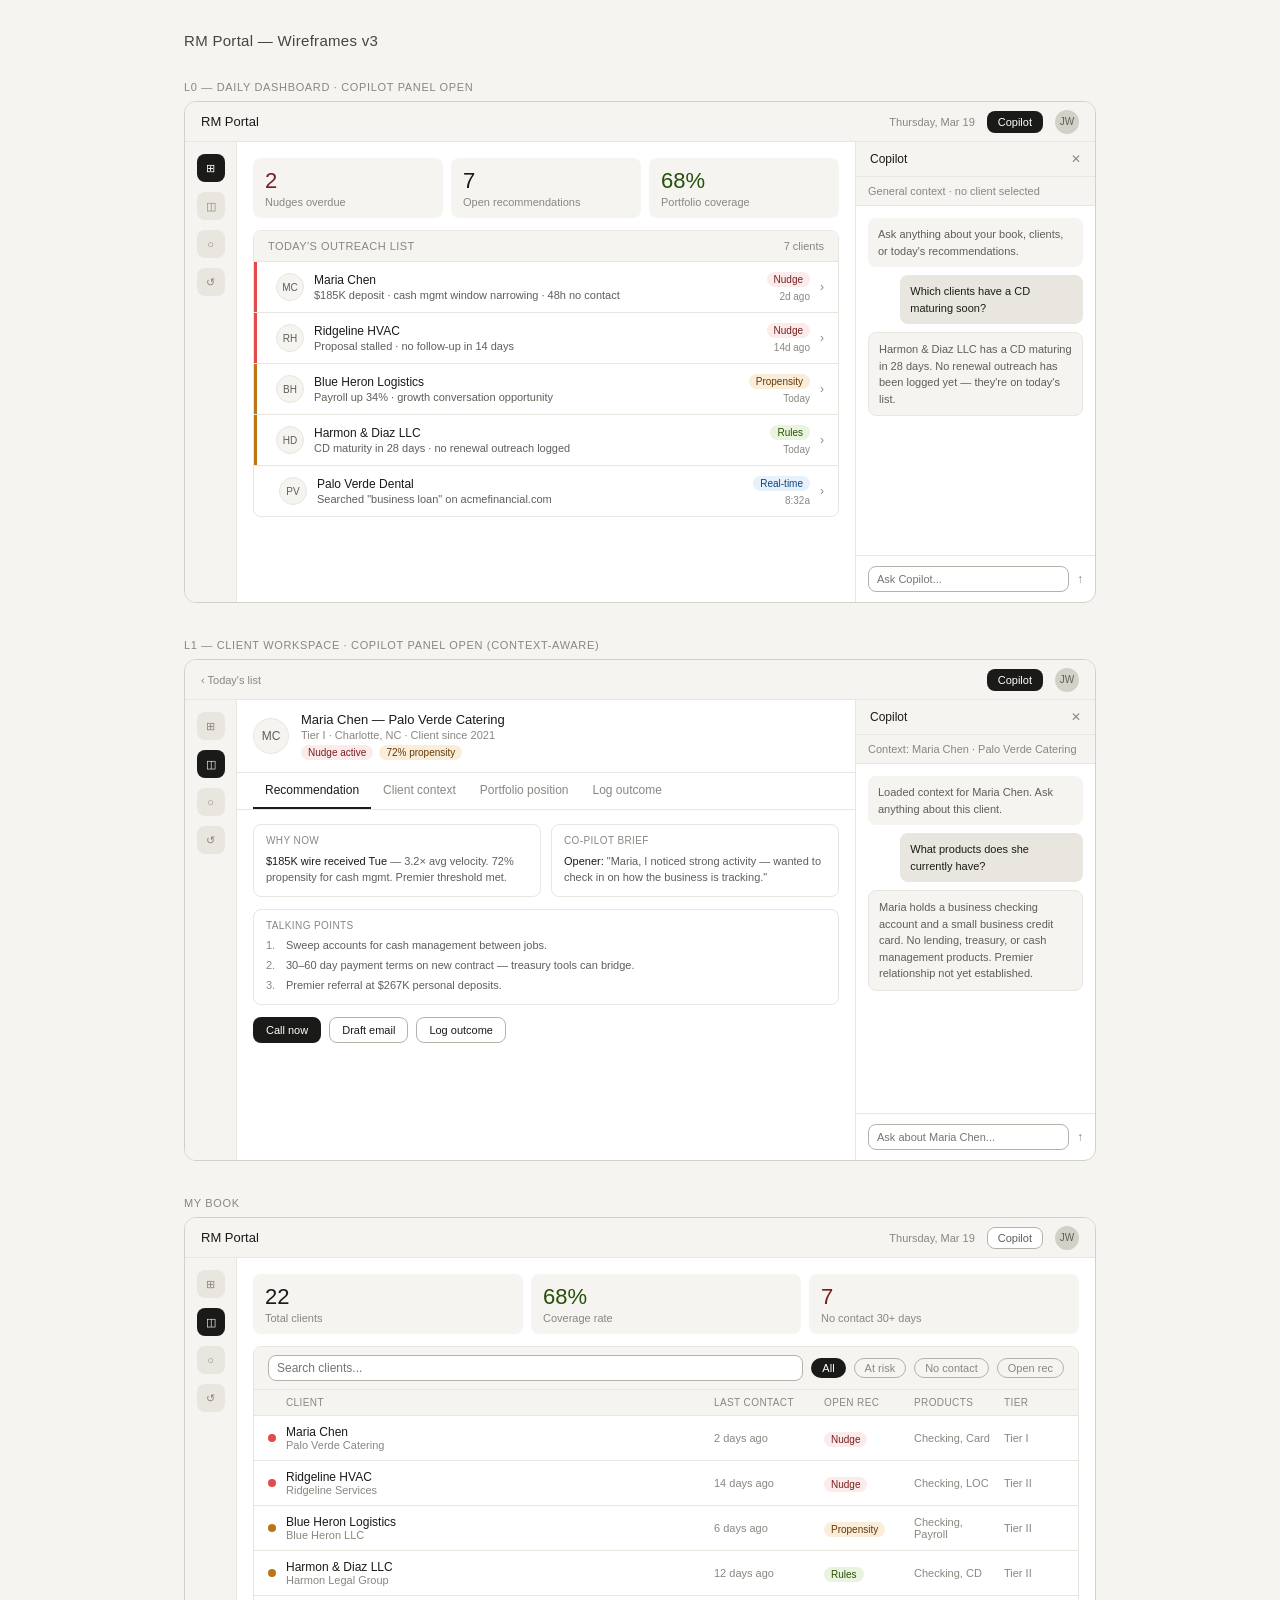
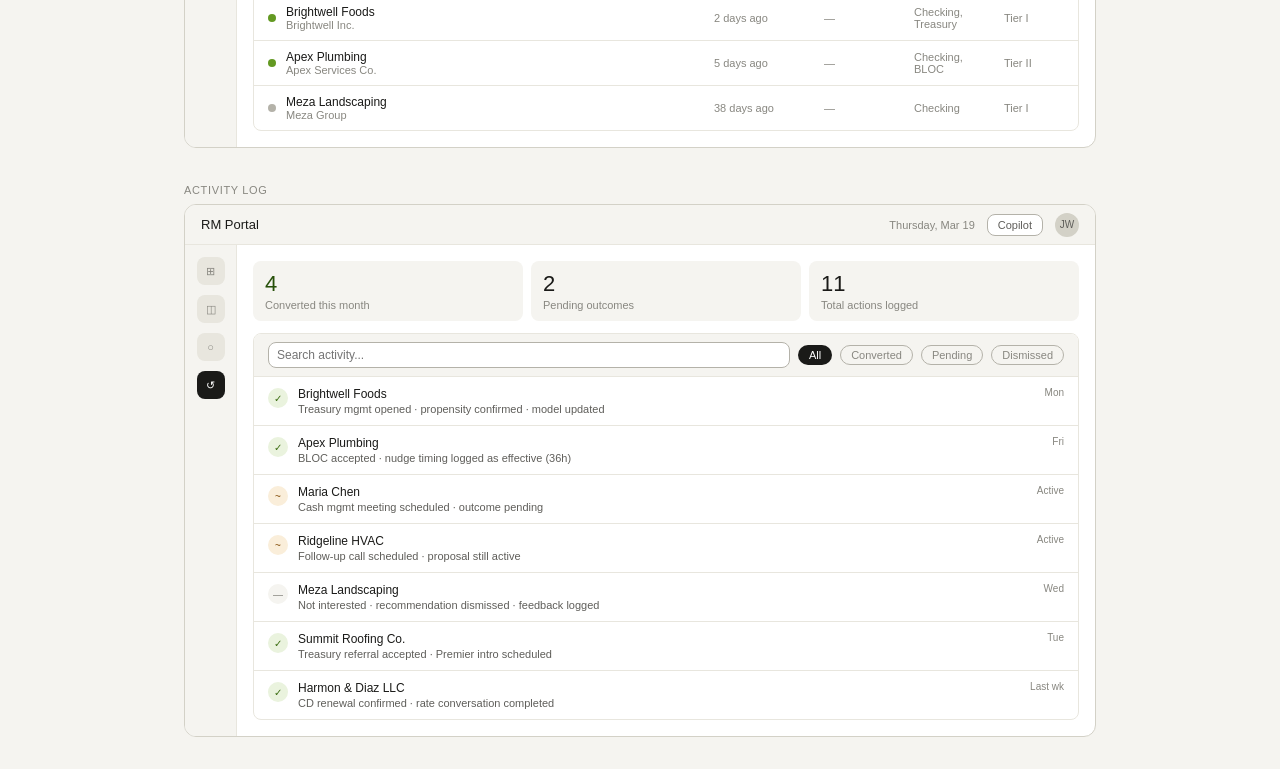
<file: protogen/rm_portal_wireframes_v3.html>
<!DOCTYPE html>
<html lang="en">
<head>
<meta charset="UTF-8">
<meta name="viewport" content="width=device-width, initial-scale=1.0">
<title>RM Portal — Wireframes v3</title>
<style>
  *, *::before, *::after { box-sizing: border-box; margin: 0; padding: 0; }
  body {
    font-family: -apple-system, BlinkMacSystemFont, "Segoe UI", sans-serif;
    background: #f5f4f0;
    color: #1a1a18;
    padding: 32px 24px;
    max-width: 960px;
    margin: 0 auto;
  }
  h1 { font-size: 15px; font-weight: 500; color: #444441; margin-bottom: 32px; letter-spacing: 0.02em; }

  .wf-label { font-size: 11px; font-weight: 500; color: #888780; letter-spacing: .06em; text-transform: uppercase; margin-bottom: 8px; margin-top: 36px; }
  .wf-label:first-of-type { margin-top: 0; }

  .screen { border: 1px solid #d3d1c7; border-radius: 12px; overflow: hidden; background: #ffffff; }
  .topbar { height: 40px; border-bottom: 0.5px solid #e8e6de; background: #f5f4f0; display: flex; align-items: center; padding: 0 16px; gap: 12px; flex-shrink: 0; }
  .tb-brand { font-size: 13px; font-weight: 500; color: #1a1a18; }
  .tb-spacer { flex: 1; }
  .tb-date { font-size: 11px; color: #888780; }
  .tb-copilot { font-size: 11px; padding: 4px 10px; border: 0.5px solid #b4b2a9; border-radius: 8px; color: #5f5e5a; cursor: pointer; background: #ffffff; }
  .tb-copilot.active { background: #1a1a18; color: #ffffff; border-color: transparent; }
  .tb-back { font-size: 11px; color: #888780; cursor: pointer; }
  .tb-avatar { width: 24px; height: 24px; border-radius: 50%; background: #d3d1c7; display: flex; align-items: center; justify-content: center; font-size: 10px; font-weight: 500; color: #5f5e5a; }

  .body { display: flex; min-height: 460px; }
  .sidebar { width: 52px; border-right: 0.5px solid #e8e6de; background: #f5f4f0; display: flex; flex-direction: column; align-items: center; padding: 12px 0; gap: 10px; flex-shrink: 0; }
  .sb-icon { width: 28px; height: 28px; border-radius: 8px; background: #e8e6de; display: flex; align-items: center; justify-content: center; font-size: 11px; color: #888780; }
  .sb-icon.active { background: #1a1a18; color: #ffffff; }
  .content { flex: 1; padding: 16px; display: flex; flex-direction: column; gap: 12px; min-width: 0; }

  .stat-row { display: grid; grid-template-columns: repeat(3, 1fr); gap: 8px; }
  .stat-box { background: #f5f4f0; border-radius: 8px; padding: 10px 12px; }
  .stat-num { font-size: 22px; font-weight: 500; color: #1a1a18; margin-bottom: 2px; }
  .stat-lbl { font-size: 11px; color: #888780; }
  .stat-num.warn { color: #791f1f; }
  .stat-num.ok { color: #27500a; }

  .list-card { border: 0.5px solid #e8e6de; border-radius: 8px; overflow: hidden; }
  .list-header { padding: 9px 14px; background: #f5f4f0; border-bottom: 0.5px solid #e8e6de; display: flex; align-items: center; justify-content: space-between; }
  .list-header-label { font-size: 11px; font-weight: 500; color: #888780; letter-spacing: .04em; text-transform: uppercase; }
  .list-header-count { font-size: 11px; color: #888780; }

  .client-row { display: flex; align-items: center; gap: 10px; padding: 10px 14px; border-bottom: 0.5px solid #e8e6de; cursor: pointer; position: relative; }
  .client-row:last-child { border-bottom: none; }
  .nudge-stripe { position: absolute; left: 0; top: 0; bottom: 0; width: 3px; }
  .nudge-stripe.red { background: #e24b4a; }
  .nudge-stripe.amber { background: #ba7517; }
  .cr-avatar { width: 28px; height: 28px; border-radius: 50%; background: #f5f4f0; border: 0.5px solid #e8e6de; display: flex; align-items: center; justify-content: center; font-size: 10px; font-weight: 500; color: #5f5e5a; flex-shrink: 0; }
  .cr-body { flex: 1; min-width: 0; }
  .cr-name { font-size: 12px; font-weight: 500; color: #1a1a18; margin-bottom: 2px; }
  .cr-trigger { font-size: 11px; color: #5f5e5a; white-space: nowrap; overflow: hidden; text-overflow: ellipsis; }
  .cr-right { display: flex; flex-direction: column; align-items: flex-end; gap: 4px; flex-shrink: 0; }
  .cr-chevron { font-size: 12px; color: #888780; }

  .badge { font-size: 10px; font-weight: 500; padding: 2px 7px; border-radius: 10px; }
  .badge-rt { background: #e6f1fb; color: #0c447c; }
  .badge-prop { background: #faeeda; color: #633806; }
  .badge-rules { background: #eaf3de; color: #27500a; }
  .badge-nudge { background: #fcebeb; color: #791f1f; }
  .cr-time { font-size: 10px; color: #888780; }

  .copilot-panel { width: 240px; border-left: 0.5px solid #e8e6de; display: flex; flex-direction: column; flex-shrink: 0; }
  .cp-header { padding: 10px 14px; border-bottom: 0.5px solid #e8e6de; background: #f5f4f0; display: flex; align-items: center; justify-content: space-between; }
  .cp-title { font-size: 12px; font-weight: 500; color: #1a1a18; }
  .cp-close { font-size: 12px; color: #888780; }
  .cp-context { padding: 8px 12px; border-bottom: 0.5px solid #e8e6de; font-size: 11px; color: #888780; background: #f5f4f0; }
  .cp-messages { flex: 1; padding: 12px; display: flex; flex-direction: column; gap: 8px; }
  .cp-msg { font-size: 11px; line-height: 1.5; padding: 8px 10px; border-radius: 8px; }
  .cp-msg.system { background: #f5f4f0; color: #5f5e5a; }
  .cp-msg.user { background: #e8e6de; color: #1a1a18; align-self: flex-end; max-width: 85%; }
  .cp-msg.assistant { background: #f5f4f0; color: #5f5e5a; border: 0.5px solid #e8e6de; }
  .cp-input-area { padding: 10px 12px; border-top: 0.5px solid #e8e6de; display: flex; gap: 8px; align-items: center; }
  .cp-input { flex: 1; font-size: 11px; padding: 6px 8px; border: 0.5px solid #b4b2a9; border-radius: 8px; color: #888780; background: #ffffff; font-family: inherit; }
  .cp-send { font-size: 12px; color: #888780; }

  .client-header { padding: 12px 16px; border-bottom: 0.5px solid #e8e6de; display: flex; align-items: center; gap: 12px; flex-shrink: 0; }
  .ch-avatar { width: 36px; height: 36px; border-radius: 50%; background: #f5f4f0; border: 0.5px solid #e8e6de; display: flex; align-items: center; justify-content: center; font-size: 12px; font-weight: 500; color: #5f5e5a; flex-shrink: 0; }
  .ch-name { font-size: 13px; font-weight: 500; color: #1a1a18; }
  .ch-sub { font-size: 11px; color: #888780; margin-top: 2px; }
  .ch-badges { display: flex; gap: 6px; margin-top: 4px; }

  .tab-bar { display: flex; border-bottom: 0.5px solid #e8e6de; padding: 0 16px; background: #ffffff; flex-shrink: 0; }
  .tab { padding: 10px 12px; font-size: 12px; color: #888780; cursor: pointer; border-bottom: 2px solid transparent; margin-bottom: -0.5px; white-space: nowrap; }
  .tab.active { color: #1a1a18; border-bottom-color: #1a1a18; font-weight: 500; }

  .tab-content { padding: 14px 16px; display: flex; flex-direction: column; gap: 12px; flex: 1; }
  .two-col { display: grid; grid-template-columns: 1fr 1fr; gap: 10px; }
  .section-block { border: 0.5px solid #e8e6de; border-radius: 8px; padding: 10px 12px; display: flex; flex-direction: column; gap: 7px; }
  .sb-title { font-size: 10px; font-weight: 500; color: #888780; letter-spacing: .04em; text-transform: uppercase; }
  .sb-body { font-size: 11px; color: #5f5e5a; line-height: 1.5; }
  .sb-body strong { font-weight: 500; color: #1a1a18; }
  .tp-list { display: flex; flex-direction: column; gap: 5px; }
  .tp-item { display: flex; gap: 6px; font-size: 11px; color: #5f5e5a; line-height: 1.4; }
  .tp-num { font-weight: 500; color: #888780; flex-shrink: 0; width: 14px; }
  .action-row { display: flex; gap: 8px; }
  .action-btn { padding: 6px 12px; border-radius: 8px; border: 0.5px solid #b4b2a9; font-size: 11px; color: #1a1a18; background: transparent; cursor: pointer; font-family: inherit; }
  .action-btn.primary { background: #1a1a18; color: #ffffff; border-color: transparent; }

  .search-bar { display: flex; align-items: center; gap: 8px; padding: 8px 14px; border-bottom: 0.5px solid #e8e6de; background: #f5f4f0; }
  .search-input { flex: 1; font-size: 12px; padding: 5px 8px; border: 0.5px solid #b4b2a9; border-radius: 8px; color: #888780; background: #ffffff; font-family: inherit; }
  .filter-pill { font-size: 11px; padding: 3px 10px; border-radius: 10px; border: 0.5px solid #b4b2a9; color: #888780; cursor: pointer; white-space: nowrap; }
  .filter-pill.active { background: #1a1a18; color: #ffffff; border-color: transparent; }

  .col-header { display: grid; grid-template-columns: 8px 1fr 100px 80px 80px 60px; gap: 10px; align-items: center; padding: 7px 14px; border-bottom: 0.5px solid #e8e6de; background: #f5f4f0; }
  .col-lbl { font-size: 10px; font-weight: 500; color: #888780; letter-spacing: .04em; text-transform: uppercase; }
  .book-grid-row { display: grid; grid-template-columns: 8px 1fr 100px 80px 80px 60px; gap: 10px; align-items: center; padding: 9px 14px; border-bottom: 0.5px solid #e8e6de; cursor: pointer; }
  .book-grid-row:last-child { border-bottom: none; }
  .bg-name { font-size: 12px; font-weight: 500; color: #1a1a18; }
  .bg-meta { font-size: 11px; color: #888780; }
  .health-dot { width: 8px; height: 8px; border-radius: 50%; flex-shrink: 0; }
  .h-green { background: #639922; }
  .h-amber { background: #ba7517; }
  .h-red { background: #e24b4a; }
  .h-gray { background: #b4b2a9; }

  .activity-row { display: flex; align-items: flex-start; gap: 10px; padding: 10px 14px; border-bottom: 0.5px solid #e8e6de; }
  .activity-row:last-child { border-bottom: none; }
  .outcome-pill { width: 20px; height: 20px; border-radius: 50%; display: flex; align-items: center; justify-content: center; font-size: 10px; flex-shrink: 0; margin-top: 1px; }
  .o-converted { background: #eaf3de; color: #3b6d11; }
  .o-pending { background: #faeeda; color: #854f0b; }
  .o-dismissed { background: #f5f4f0; color: #888780; }
  .ar-body { flex: 1; }
  .ar-client { font-size: 12px; font-weight: 500; color: #1a1a18; margin-bottom: 2px; }
  .ar-desc { font-size: 11px; color: #5f5e5a; }
  .ar-time { font-size: 10px; color: #888780; flex-shrink: 0; }
</style>
</head>
<body>

<h1>RM Portal — Wireframes v3</h1>

<!-- L0: Daily Dashboard -->
<div class="wf-label">L0 — Daily dashboard · Copilot panel open</div>
<div class="screen">
  <div class="topbar">
    <span class="tb-brand">RM Portal</span>
    <div class="tb-spacer"></div>
    <span class="tb-date">Thursday, Mar 19</span>
    <span class="tb-copilot active">Copilot</span>
    <div class="tb-avatar">JW</div>
  </div>
  <div class="body">
    <div class="sidebar">
      <div class="sb-icon active">⊞</div>
      <div class="sb-icon">◫</div>
      <div class="sb-icon">○</div>
      <div class="sb-icon">↺</div>
    </div>
    <div class="content">
      <div class="stat-row">
        <div class="stat-box"><div class="stat-num warn">2</div><div class="stat-lbl">Nudges overdue</div></div>
        <div class="stat-box"><div class="stat-num">7</div><div class="stat-lbl">Open recommendations</div></div>
        <div class="stat-box"><div class="stat-num ok">68%</div><div class="stat-lbl">Portfolio coverage</div></div>
      </div>
      <div class="list-card">
        <div class="list-header">
          <span class="list-header-label">Today's outreach list</span>
          <span class="list-header-count">7 clients</span>
        </div>
        <div class="client-row">
          <div class="nudge-stripe red"></div>
          <div class="cr-avatar" style="margin-left:8px;">MC</div>
          <div class="cr-body"><div class="cr-name">Maria Chen</div><div class="cr-trigger">$185K deposit · cash mgmt window narrowing · 48h no contact</div></div>
          <div class="cr-right"><span class="badge badge-nudge">Nudge</span><span class="cr-time">2d ago</span></div>
          <span class="cr-chevron">›</span>
        </div>
        <div class="client-row">
          <div class="nudge-stripe red"></div>
          <div class="cr-avatar" style="margin-left:8px;">RH</div>
          <div class="cr-body"><div class="cr-name">Ridgeline HVAC</div><div class="cr-trigger">Proposal stalled · no follow-up in 14 days</div></div>
          <div class="cr-right"><span class="badge badge-nudge">Nudge</span><span class="cr-time">14d ago</span></div>
          <span class="cr-chevron">›</span>
        </div>
        <div class="client-row">
          <div class="nudge-stripe amber"></div>
          <div class="cr-avatar" style="margin-left:8px;">BH</div>
          <div class="cr-body"><div class="cr-name">Blue Heron Logistics</div><div class="cr-trigger">Payroll up 34% · growth conversation opportunity</div></div>
          <div class="cr-right"><span class="badge badge-prop">Propensity</span><span class="cr-time">Today</span></div>
          <span class="cr-chevron">›</span>
        </div>
        <div class="client-row">
          <div class="nudge-stripe amber"></div>
          <div class="cr-avatar" style="margin-left:8px;">HD</div>
          <div class="cr-body"><div class="cr-name">Harmon &amp; Diaz LLC</div><div class="cr-trigger">CD maturity in 28 days · no renewal outreach logged</div></div>
          <div class="cr-right"><span class="badge badge-rules">Rules</span><span class="cr-time">Today</span></div>
          <span class="cr-chevron">›</span>
        </div>
        <div class="client-row">
          <div class="cr-avatar" style="margin-left:11px;">PV</div>
          <div class="cr-body"><div class="cr-name">Palo Verde Dental</div><div class="cr-trigger">Searched "business loan" on acmefinancial.com</div></div>
          <div class="cr-right"><span class="badge badge-rt">Real-time</span><span class="cr-time">8:32a</span></div>
          <span class="cr-chevron">›</span>
        </div>
      </div>
    </div>
    <div class="copilot-panel">
      <div class="cp-header"><span class="cp-title">Copilot</span><span class="cp-close">✕</span></div>
      <div class="cp-context">General context · no client selected</div>
      <div class="cp-messages">
        <div class="cp-msg system">Ask anything about your book, clients, or today's recommendations.</div>
        <div class="cp-msg user">Which clients have a CD maturing soon?</div>
        <div class="cp-msg assistant">Harmon &amp; Diaz LLC has a CD maturing in 28 days. No renewal outreach has been logged yet — they're on today's list.</div>
      </div>
      <div class="cp-input-area">
        <input class="cp-input" placeholder="Ask Copilot..."/>
        <span class="cp-send">↑</span>
      </div>
    </div>
  </div>
</div>

<!-- L1: Client Workspace -->
<div class="wf-label">L1 — Client workspace · Copilot panel open (context-aware)</div>
<div class="screen">
  <div class="topbar">
    <span class="tb-back">‹ Today's list</span>
    <div class="tb-spacer"></div>
    <span class="tb-copilot active">Copilot</span>
    <div class="tb-avatar">JW</div>
  </div>
  <div class="body">
    <div class="sidebar">
      <div class="sb-icon">⊞</div>
      <div class="sb-icon active">◫</div>
      <div class="sb-icon">○</div>
      <div class="sb-icon">↺</div>
    </div>
    <div style="flex:1;display:flex;flex-direction:column;min-width:0;">
      <div class="client-header">
        <div class="ch-avatar">MC</div>
        <div>
          <div class="ch-name">Maria Chen — Palo Verde Catering</div>
          <div class="ch-sub">Tier I · Charlotte, NC · Client since 2021</div>
          <div class="ch-badges">
            <span class="badge badge-nudge">Nudge active</span>
            <span class="badge badge-prop">72% propensity</span>
          </div>
        </div>
      </div>
      <div class="tab-bar">
        <div class="tab active">Recommendation</div>
        <div class="tab">Client context</div>
        <div class="tab">Portfolio position</div>
        <div class="tab">Log outcome</div>
      </div>
      <div class="tab-content">
        <div class="two-col">
          <div class="section-block">
            <div class="sb-title">Why now</div>
            <div class="sb-body"><strong>$185K wire received Tue</strong> — 3.2× avg velocity. 72% propensity for cash mgmt. Premier threshold met.</div>
          </div>
          <div class="section-block">
            <div class="sb-title">Co-pilot brief</div>
            <div class="sb-body"><strong>Opener:</strong> "Maria, I noticed strong activity — wanted to check in on how the business is tracking."</div>
          </div>
        </div>
        <div class="section-block">
          <div class="sb-title">Talking points</div>
          <div class="tp-list">
            <div class="tp-item"><span class="tp-num">1.</span><span>Sweep accounts for cash management between jobs.</span></div>
            <div class="tp-item"><span class="tp-num">2.</span><span>30–60 day payment terms on new contract — treasury tools can bridge.</span></div>
            <div class="tp-item"><span class="tp-num">3.</span><span>Premier referral at $267K personal deposits.</span></div>
          </div>
        </div>
        <div class="action-row">
          <button class="action-btn primary">Call now</button>
          <button class="action-btn">Draft email</button>
          <button class="action-btn">Log outcome</button>
        </div>
      </div>
    </div>
    <div class="copilot-panel">
      <div class="cp-header"><span class="cp-title">Copilot</span><span class="cp-close">✕</span></div>
      <div class="cp-context">Context: Maria Chen · Palo Verde Catering</div>
      <div class="cp-messages">
        <div class="cp-msg system">Loaded context for Maria Chen. Ask anything about this client.</div>
        <div class="cp-msg user">What products does she currently have?</div>
        <div class="cp-msg assistant">Maria holds a business checking account and a small business credit card. No lending, treasury, or cash management products. Premier relationship not yet established.</div>
      </div>
      <div class="cp-input-area">
        <input class="cp-input" placeholder="Ask about Maria Chen..."/>
        <span class="cp-send">↑</span>
      </div>
    </div>
  </div>
</div>

<!-- My Book -->
<div class="wf-label">My Book</div>
<div class="screen">
  <div class="topbar">
    <span class="tb-brand">RM Portal</span>
    <div class="tb-spacer"></div>
    <span class="tb-date">Thursday, Mar 19</span>
    <span class="tb-copilot">Copilot</span>
    <div class="tb-avatar">JW</div>
  </div>
  <div class="body">
    <div class="sidebar">
      <div class="sb-icon">⊞</div>
      <div class="sb-icon active">◫</div>
      <div class="sb-icon">○</div>
      <div class="sb-icon">↺</div>
    </div>
    <div class="content">
      <div class="stat-row">
        <div class="stat-box"><div class="stat-num">22</div><div class="stat-lbl">Total clients</div></div>
        <div class="stat-box"><div class="stat-num ok">68%</div><div class="stat-lbl">Coverage rate</div></div>
        <div class="stat-box"><div class="stat-num warn">7</div><div class="stat-lbl">No contact 30+ days</div></div>
      </div>
      <div class="list-card">
        <div class="search-bar">
          <input class="search-input" placeholder="Search clients..."/>
          <span class="filter-pill active">All</span>
          <span class="filter-pill">At risk</span>
          <span class="filter-pill">No contact</span>
          <span class="filter-pill">Open rec</span>
        </div>
        <div class="col-header">
          <div></div>
          <div class="col-lbl">Client</div>
          <div class="col-lbl">Last contact</div>
          <div class="col-lbl">Open rec</div>
          <div class="col-lbl">Products</div>
          <div class="col-lbl">Tier</div>
        </div>
        <div class="book-grid-row">
          <div class="health-dot h-red"></div>
          <div><div class="bg-name">Maria Chen</div><div class="bg-meta">Palo Verde Catering</div></div>
          <div class="bg-meta">2 days ago</div>
          <div><span class="badge badge-nudge">Nudge</span></div>
          <div class="bg-meta">Checking, Card</div>
          <div class="bg-meta">Tier I</div>
        </div>
        <div class="book-grid-row">
          <div class="health-dot h-red"></div>
          <div><div class="bg-name">Ridgeline HVAC</div><div class="bg-meta">Ridgeline Services</div></div>
          <div class="bg-meta">14 days ago</div>
          <div><span class="badge badge-nudge">Nudge</span></div>
          <div class="bg-meta">Checking, LOC</div>
          <div class="bg-meta">Tier II</div>
        </div>
        <div class="book-grid-row">
          <div class="health-dot h-amber"></div>
          <div><div class="bg-name">Blue Heron Logistics</div><div class="bg-meta">Blue Heron LLC</div></div>
          <div class="bg-meta">6 days ago</div>
          <div><span class="badge badge-prop">Propensity</span></div>
          <div class="bg-meta">Checking, Payroll</div>
          <div class="bg-meta">Tier II</div>
        </div>
        <div class="book-grid-row">
          <div class="health-dot h-amber"></div>
          <div><div class="bg-name">Harmon &amp; Diaz LLC</div><div class="bg-meta">Harmon Legal Group</div></div>
          <div class="bg-meta">12 days ago</div>
          <div><span class="badge badge-rules">Rules</span></div>
          <div class="bg-meta">Checking, CD</div>
          <div class="bg-meta">Tier II</div>
        </div>
        <div class="book-grid-row">
          <div class="health-dot h-green"></div>
          <div><div class="bg-name">Brightwell Foods</div><div class="bg-meta">Brightwell Inc.</div></div>
          <div class="bg-meta">2 days ago</div>
          <div class="bg-meta">—</div>
          <div class="bg-meta">Checking, Treasury</div>
          <div class="bg-meta">Tier I</div>
        </div>
        <div class="book-grid-row">
          <div class="health-dot h-green"></div>
          <div><div class="bg-name">Apex Plumbing</div><div class="bg-meta">Apex Services Co.</div></div>
          <div class="bg-meta">5 days ago</div>
          <div class="bg-meta">—</div>
          <div class="bg-meta">Checking, BLOC</div>
          <div class="bg-meta">Tier II</div>
        </div>
        <div class="book-grid-row">
          <div class="health-dot h-gray"></div>
          <div><div class="bg-name">Meza Landscaping</div><div class="bg-meta">Meza Group</div></div>
          <div class="bg-meta">38 days ago</div>
          <div class="bg-meta">—</div>
          <div class="bg-meta">Checking</div>
          <div class="bg-meta">Tier I</div>
        </div>
      </div>
    </div>
  </div>
</div>

<!-- Activity Log -->
<div class="wf-label">Activity Log</div>
<div class="screen">
  <div class="topbar">
    <span class="tb-brand">RM Portal</span>
    <div class="tb-spacer"></div>
    <span class="tb-date">Thursday, Mar 19</span>
    <span class="tb-copilot">Copilot</span>
    <div class="tb-avatar">JW</div>
  </div>
  <div class="body">
    <div class="sidebar">
      <div class="sb-icon">⊞</div>
      <div class="sb-icon">◫</div>
      <div class="sb-icon">○</div>
      <div class="sb-icon active">↺</div>
    </div>
    <div class="content">
      <div class="stat-row">
        <div class="stat-box"><div class="stat-num ok">4</div><div class="stat-lbl">Converted this month</div></div>
        <div class="stat-box"><div class="stat-num">2</div><div class="stat-lbl">Pending outcomes</div></div>
        <div class="stat-box"><div class="stat-num">11</div><div class="stat-lbl">Total actions logged</div></div>
      </div>
      <div class="list-card">
        <div class="search-bar">
          <input class="search-input" placeholder="Search activity..."/>
          <span class="filter-pill active">All</span>
          <span class="filter-pill">Converted</span>
          <span class="filter-pill">Pending</span>
          <span class="filter-pill">Dismissed</span>
        </div>
        <div class="activity-row">
          <div class="outcome-pill o-converted">✓</div>
          <div class="ar-body"><div class="ar-client">Brightwell Foods</div><div class="ar-desc">Treasury mgmt opened · propensity confirmed · model updated</div></div>
          <div class="ar-time">Mon</div>
        </div>
        <div class="activity-row">
          <div class="outcome-pill o-converted">✓</div>
          <div class="ar-body"><div class="ar-client">Apex Plumbing</div><div class="ar-desc">BLOC accepted · nudge timing logged as effective (36h)</div></div>
          <div class="ar-time">Fri</div>
        </div>
        <div class="activity-row">
          <div class="outcome-pill o-pending">~</div>
          <div class="ar-body"><div class="ar-client">Maria Chen</div><div class="ar-desc">Cash mgmt meeting scheduled · outcome pending</div></div>
          <div class="ar-time">Active</div>
        </div>
        <div class="activity-row">
          <div class="outcome-pill o-pending">~</div>
          <div class="ar-body"><div class="ar-client">Ridgeline HVAC</div><div class="ar-desc">Follow-up call scheduled · proposal still active</div></div>
          <div class="ar-time">Active</div>
        </div>
        <div class="activity-row">
          <div class="outcome-pill o-dismissed">—</div>
          <div class="ar-body"><div class="ar-client">Meza Landscaping</div><div class="ar-desc">Not interested · recommendation dismissed · feedback logged</div></div>
          <div class="ar-time">Wed</div>
        </div>
        <div class="activity-row">
          <div class="outcome-pill o-converted">✓</div>
          <div class="ar-body"><div class="ar-client">Summit Roofing Co.</div><div class="ar-desc">Treasury referral accepted · Premier intro scheduled</div></div>
          <div class="ar-time">Tue</div>
        </div>
        <div class="activity-row">
          <div class="outcome-pill o-converted">✓</div>
          <div class="ar-body"><div class="ar-client">Harmon &amp; Diaz LLC</div><div class="ar-desc">CD renewal confirmed · rate conversation completed</div></div>
          <div class="ar-time">Last wk</div>
        </div>
      </div>
    </div>
  </div>
</div>

</body>
</html>
</file>
<file: protogen/css/tokens.css>
/* ── TOKENS ──────────────────────────────────────────────── */
:root {
  --p950:#00082E; --p900:#001A6E; --p800:#002FAF;
  --p700:#002FAF; --p600:#0844D6; --p500:#4B8BFC;
  --p400:#7BAAFB; --p300:#A8C5FD; --p200:#D0E2FF;
  --p100:#E8F2FF; --p50:#F5F8FF;
  --bg:#EEF4FF; --sur:#fff;
  --bdr:#C5D7F5; --bdr-l:#D8E8FF;
  --tx:#0A1929; --tx2:#1A3A6B; --tx3:#5B7BA0;
  --red:#D93025; --red-l:#FEE8E6; --red-s:#E74C3C;
  --amb:#9A7A00; --amb-l:#FDFBE8; --amb-s:#D4A017;
  --grn:#1A7A47; --grn-l:#EAFAF1; --grn-d:#27AE60;
  --gray-d:#A09CB0;
  --rmd:10px; --rlg:14px; --rfull:9999px;
  --ssm:0 1px 3px rgba(0,47,175,.08),0 1px 2px rgba(0,47,175,.04);
  --smd:0 4px 16px rgba(0,47,175,.10),0 2px 4px rgba(0,47,175,.06);
  --spur:0 4px 14px rgba(0,47,175,.35);
}
*,*::before,*::after{box-sizing:border-box;margin:0;padding:0}
html,body{height:100%;overflow:hidden}
body{font-family:'Inter',-apple-system,BlinkMacSystemFont,sans-serif;background:var(--bg);color:var(--tx);-webkit-font-smoothing:antialiased;height:100vh;display:flex;flex-direction:column}
</file>
<file: protogen/css/layout.css>
/* ── APP SHELL ──────────────────────────────────────────── */
#app{display:flex;flex-direction:column;height:100vh;overflow:hidden}

/* ── TOPBAR ─────────────────────────────────────────────── */
.topbar{height:79px;border-bottom:1px solid var(--bdr-l);background:linear-gradient(180deg,#fff 0%,var(--p50) 100%);display:flex;align-items:center;padding:0 31px;gap:18px;flex-shrink:0;z-index:20}
.tb-logo{display:flex;flex-direction:row;align-items:center;gap:11px;cursor:pointer;text-decoration:none;line-height:1}
.tb-logo-text{display:flex;flex-direction:column;align-items:flex-start;gap:1px}
.tb-brand{font-size:20px;font-weight:700;color:var(--p900);letter-spacing:-.02em}
.tb-sub{font-size:12px;font-weight:500;color:var(--tx3);letter-spacing:.02em}
.tb-spacer{flex:1}
.tb-date{font-size:14px;font-weight:500;color:var(--tx3);white-space:nowrap}
.tb-cop{font-size:14px;font-weight:600;padding:9px 20px;border:1px solid var(--p300);border-radius:var(--rfull);color:var(--p700);cursor:pointer;background:#fff;display:flex;align-items:center;gap:6px;transition:all .15s;white-space:nowrap;user-select:none}
.tb-cop.on{background:linear-gradient(135deg,var(--p700),var(--p900));color:#fff;border-color:transparent;box-shadow:var(--spur)}
.tb-back{font-size:15px;font-weight:500;color:var(--tx3);cursor:pointer;display:flex;align-items:center;gap:4px;text-decoration:none}
.tb-back:hover{color:var(--p700)}
.tb-av{width:44px;height:44px;border-radius:50%;background:linear-gradient(135deg,var(--p600),var(--p900));display:flex;align-items:center;justify-content:center;font-size:14px;font-weight:700;color:#fff;flex-shrink:0;box-shadow:0 2px 6px rgba(0,47,175,.3)}
.tb-av-info{display:flex;flex-direction:column;line-height:1.2}
.tb-av-name{font-size:13px;font-weight:600;color:var(--tx)}
.tb-av-role{font-size:11px;color:var(--tx3)}

/* ── LAYOUT ─────────────────────────────────────────────── */
.layout{flex:1;display:flex;overflow:hidden}

/* ── SIDEBAR ─────────────────────────────────────────────── */
.sidebar{width:208px;border-right:1px solid var(--bdr-l);background:linear-gradient(180deg,var(--p50) 0%,#fff 60%);display:flex;flex-direction:column;align-items:flex-start;padding:18px 12px;gap:4px;flex-shrink:0}
.sb-ic{width:100%;height:48px;border-radius:var(--rmd);display:flex;align-items:center;gap:12px;padding:0 12px;color:var(--tx3);cursor:pointer;transition:all .15s;text-decoration:none;border:none;background:transparent;font-size:13px;font-weight:500}
.sb-ic:hover{background:var(--p100);color:var(--p700)}
.sb-ic svg{flex-shrink:0}
.sb-ic.on{background:linear-gradient(145deg,var(--p700),var(--p900));color:#fff;box-shadow:0 3px 10px rgba(0,47,175,.35)}
.sb-div{width:100%;height:1px;background:var(--bdr-l);margin:8px 0}

/* ── MAIN ───────────────────────────────────────────────── */
.main{flex:1;overflow-y:auto;display:flex;flex-direction:column;min-width:0}

/* ── COPILOT PANEL ──────────────────────────────────────── */
.cp-panel{width:400px;border-left:1px solid var(--bdr-l);display:flex;flex-direction:column;flex-shrink:0;background:#fff;transition:width .2s,opacity .2s}
.cp-panel.off{width:0;opacity:0;overflow:hidden;pointer-events:none;border:none}
.cp-hd{height:52px;padding:0 16px;background:linear-gradient(140deg,var(--p900),var(--p700));border-bottom:none;display:flex;align-items:center;justify-content:space-between;flex-shrink:0}
.cp-hd-l{display:flex;align-items:center;gap:8px}
.cp-hd-r{display:flex;align-items:center;gap:2px}
.cp-ic{width:24px;height:24px;display:flex;align-items:center;justify-content:center;flex-shrink:0}
.cp-ttl{font-size:15px;font-weight:700;color:#fff;letter-spacing:-.01em}
.cp-icon-btn{width:28px;height:28px;border:none;background:transparent;border-radius:6px;cursor:pointer;color:rgba(255,255,255,.6);display:flex;align-items:center;justify-content:center;transition:all .15s;flex-shrink:0}
.cp-icon-btn:hover{background:rgba(255,255,255,.15);color:#fff}
.cp-x{width:28px;height:28px;border:none;background:transparent;border-radius:6px;cursor:pointer;color:rgba(255,255,255,.6);display:flex;align-items:center;justify-content:center;transition:all .15s;flex-shrink:0}
.cp-x:hover{background:rgba(255,255,255,.15);color:#fff}
.cp-ctx{padding:5px 16px;border-bottom:1px solid var(--bdr-l);font-size:10.5px;font-weight:700;color:var(--p600);background:var(--p50);letter-spacing:.06em;text-transform:uppercase;flex-shrink:0;white-space:nowrap;overflow:hidden;text-overflow:ellipsis}
.cp-empty{flex:1;display:flex;flex-direction:column;align-items:center;justify-content:center;padding:0 24px 32px;pointer-events:none}
.cp-ask{font-size:26px;font-weight:800;color:var(--tx);text-align:center;line-height:1.2;letter-spacing:-.03em}
.cp-msgs{flex:1;padding:12px 14px 6px;display:flex;flex-direction:column;gap:10px;overflow-y:auto;min-height:0}
.msg{font-size:13.5px;line-height:1.65;padding:10px 13px;border-radius:14px}
.msg.usr{background:linear-gradient(135deg,var(--p700),var(--p600));color:#fff;align-self:flex-end;max-width:88%;box-shadow:0 2px 8px rgba(0,47,175,.22);border-bottom-right-radius:4px}
.msg.ast{background:#f5f5f5;color:var(--tx2);border-top-left-radius:4px}
.msg.typ{background:#f5f5f5;color:var(--tx3);letter-spacing:3px;align-self:flex-start;border-top-left-radius:4px}
.cp-in-area{padding:10px 14px 14px;background:#fff;flex-shrink:0}
.cp-in-wrap{border:1.5px solid #ddd;border-radius:14px;background:#fff;transition:border-color .15s,box-shadow .15s}
.cp-in-wrap:focus-within{border-color:var(--p400);box-shadow:0 0 0 3px rgba(75,139,252,.12)}
.cp-in{width:100%;font-size:14px;font-family:inherit;padding:12px 14px 6px;border:none;color:var(--tx);background:transparent;outline:none;resize:none;line-height:1.5;min-height:44px;max-height:120px;overflow-y:auto;display:block}
.cp-in::placeholder{color:#aaa}
.cp-in-toolbar{display:flex;align-items:center;justify-content:space-between;padding:4px 10px 8px}
.cp-in-plus{width:28px;height:28px;border-radius:50%;border:1.5px solid #ddd;background:#fff;display:flex;align-items:center;justify-content:center;font-size:19px;line-height:1;color:#666;cursor:pointer;transition:all .15s;font-family:inherit}
.cp-in-plus:hover{border-color:var(--p400);color:var(--p700)}
.cp-btn{width:30px;height:30px;background:transparent;border-radius:50%;display:flex;align-items:center;justify-content:center;color:var(--tx3);cursor:pointer;flex-shrink:0;border:none;font-family:inherit;transition:all .15s}
.cp-btn:hover{color:var(--p700);background:var(--p100)}
.cp-btn.listening{color:var(--red);animation:mic-pulse 1s ease-in-out infinite}
@keyframes mic-pulse{0%,100%{transform:scale(1);opacity:1}50%{transform:scale(1.18);opacity:.75}}
.cp-cards{padding:0 14px 12px;display:flex;flex-direction:column;gap:8px;flex-shrink:0}
.cp-card{border:1px solid #e0e0e0;border-radius:12px;padding:13px 16px;font-size:13.5px;color:var(--tx);cursor:pointer;background:#fff;transition:background .12s,border-color .12s;line-height:1.45;text-align:left;user-select:none;width:100%;font-family:inherit;box-shadow:none}
.cp-card:hover{background:#f9f9fc;border-color:var(--p300)}
.cp-card-link{color:var(--p700);font-weight:600}
.cp-see-more{text-align:right;font-size:12.5px;font-weight:500;color:#888;cursor:pointer;padding:0 2px;transition:color .12s;user-select:none;background:none;border:none;font-family:inherit;width:100%}
.cp-see-more:hover{color:var(--p700)}
</file>
<file: protogen/css/components.css>
/* ── CONTENT ─────────────────────────────────────────────── */
.content{padding:14px;display:flex;flex-direction:column;gap:11px}

/* ── STAT ROW ────────────────────────────────────────────── */
.stat-row{display:grid;grid-template-columns:repeat(3,1fr);gap:10px}
.stat-box{background:var(--sur);border:1px solid var(--bdr-l);border-radius:var(--rmd);padding:22px;position:relative;overflow:hidden}
.stat-box::before{content:'';position:absolute;top:0;left:0;right:0;height:3px;background:linear-gradient(90deg,var(--p400),var(--p600));border-radius:3px 3px 0 0}
.stat-n{font-size:36px;font-weight:700;color:var(--tx);margin-bottom:6px;letter-spacing:-.03em;line-height:1}
.stat-l{font-size:14px;font-weight:500;color:var(--tx3)}
.stat-n.warn{color:var(--red)}
.stat-box.is-warn::before{background:linear-gradient(90deg,var(--red-s),#C0392B)}
.stat-n.ok{color:var(--grn)}
.stat-box.is-ok::before{background:linear-gradient(90deg,var(--grn-d),var(--grn))}

/* ── LIST CARD ───────────────────────────────────────────── */
.lcard{border:1px solid var(--bdr);border-radius:var(--rmd);overflow:hidden;box-shadow:var(--ssm)}
.lcard-hd{padding:8px 14px;background:linear-gradient(180deg,var(--p50),var(--p100));border-bottom:1px solid var(--bdr-l);display:flex;align-items:center;justify-content:space-between}
.lcard-lbl{font-size:13px;font-weight:700;color:var(--p800);letter-spacing:.05em;text-transform:uppercase}
.lcard-ct{font-size:13px;font-weight:600;color:var(--p700);background:var(--p200);padding:2px 9px;border-radius:var(--rfull)}
.card-grid{display:grid;grid-template-columns:repeat(auto-fill,minmax(280px,1fr));gap:14px}
.ocard{background:var(--sur);border:1px solid var(--bdr-l);border-radius:var(--rmd);padding:16px 18px;cursor:pointer;transition:box-shadow .15s,border-color .15s;display:flex;flex-direction:column;gap:10px;position:relative;overflow:hidden;box-shadow:var(--ssm)}
.ocard::before{content:'';position:absolute;top:0;left:0;right:0;height:5px;border-radius:3px 3px 0 0;background:linear-gradient(90deg,var(--p400),var(--p600))}
.ocard.h-r{background:#fff}
.ocard.h-r::before{background:linear-gradient(90deg,var(--red-s),#C0392B)}
.ocard.h-a{background:#fff}
.ocard.h-a::before{background:linear-gradient(90deg,var(--amb-s),var(--amb))}
.ocard.rec-nudge::before{background:var(--red)}
.ocard.rec-prop::before{background:var(--amb-s)}
.ocard.rec-rules::before{background:var(--grn)}
.ocard.rec-rt::before{background:var(--p600)}
.ocard:hover{box-shadow:0 4px 16px rgba(0,47,175,.13);border-color:var(--p300)}
.ocard.done{opacity:.7;cursor:default;background:#fafafa}
.ocard.done:hover{box-shadow:var(--ssm);border-color:var(--bdr-l)}
.done-row{display:flex;align-items:center;gap:8px;margin-top:2px}
.done-chip{font-size:11.5px;font-weight:600;padding:2px 9px;border-radius:var(--rfull);background:var(--grn-l);color:var(--grn);border:1px solid rgba(39,174,96,.25)}
.done-chip.pend{background:var(--amb-l);color:var(--amb);border-color:rgba(160,112,0,.25)}
.done-chip.dism{background:var(--red-l);color:var(--red);border-color:rgba(217,48,37,.25)}
.done-ts{font-size:11.5px;color:var(--tx3)}
.completed-hd{padding:10px 14px 7px;border-top:1px solid var(--bdr-l);background:var(--p50);display:flex;align-items:center;justify-content:space-between}
.completed-lbl{font-size:12px;font-weight:700;color:var(--tx3);letter-spacing:.05em;text-transform:uppercase}
.completed-ct{font-size:12px;font-weight:600;color:var(--tx3);background:#e8e8e8;padding:1px 8px;border-radius:var(--rfull)}
.ocard-top{display:flex;align-items:center}
.ocard-names{flex:1;min-width:0}
.ocard-pill-row{display:flex;align-items:center;gap:8px}
.ocard-co{font-size:15px;font-weight:700;color:var(--tx);white-space:nowrap;overflow:hidden;text-overflow:ellipsis}
.ocard-poc{font-size:12px;color:var(--tx3);margin-top:1px}
.ocard-why{font-size:13px;color:var(--tx2);line-height:1.5;display:-webkit-box;-webkit-line-clamp:2;line-clamp:2;-webkit-box-orient:vertical;overflow:hidden}
.ocard-footer{display:flex;align-items:center;justify-content:space-between;margin-top:2px}
.ocard-time{font-size:12px;color:var(--tx3);font-weight:500}

/* ── CLIENT ROWS ─────────────────────────────────────────── */
.crow{display:flex;align-items:center;gap:12px;padding:9px 14px;border-bottom:1px solid var(--bdr-l);cursor:pointer;position:relative;transition:background .12s}
.crow:last-child{border-bottom:none}
.crow:hover{background:var(--p50)}
.ns{position:absolute;left:0;top:0;bottom:0;width:3px}
.ns.r{background:var(--red-s)}
.ns.a{background:var(--amb-s)}
.cav{width:34px;height:34px;border-radius:50%;background:linear-gradient(135deg,var(--p200),var(--p300));display:flex;align-items:center;justify-content:center;font-size:11px;font-weight:700;color:var(--p800);flex-shrink:0;border:1.5px solid var(--p300)}
.cbody{flex:1;min-width:0}
.cname{font-size:15px;font-weight:600;color:var(--tx);margin-bottom:2px;letter-spacing:-.01em}
.ctrig{font-size:13px;color:var(--tx2);white-space:nowrap;overflow:hidden;text-overflow:ellipsis}
.cr-r{display:flex;flex-direction:column;align-items:flex-end;gap:4px;flex-shrink:0}
.chev{font-size:18px;color:var(--p400);line-height:1}
.ctime{font-size:10px;font-weight:500;color:var(--tx3)}

/* ── BADGES ──────────────────────────────────────────────── */
.badge{font-size:12px;font-weight:700;padding:2px 8px;border-radius:var(--rfull);letter-spacing:.01em;white-space:nowrap}
.b-rt{background:var(--p100);color:var(--p700);border:1px solid var(--p300)}
.b-prop{background:var(--amb-l);color:var(--amb);border:1px solid rgba(160,112,0,.2)}
.b-rules{background:var(--grn-l);color:var(--grn);border:1px solid rgba(39,174,96,.2)}
.b-nudge{background:var(--red-l);color:var(--red);border:1px solid rgba(231,76,60,.2)}

/* ── CLIENT WORKSPACE HEADER ─────────────────────────────── */
.ch{padding:13px 14px;border-bottom:1px solid var(--bdr-l);display:flex;align-items:center;gap:16px;flex-shrink:0;background:linear-gradient(180deg,var(--p50),#fff)}
.chav{width:50px;height:50px;border-radius:50%;background:linear-gradient(135deg,var(--p700),var(--p950));display:flex;align-items:center;justify-content:center;font-size:16px;font-weight:800;color:#fff;flex-shrink:0;box-shadow:0 3px 12px rgba(0,47,175,.3)}
.chname{font-size:18px;font-weight:700;color:var(--tx);letter-spacing:-.02em}
.chsub{font-size:13px;font-weight:500;color:var(--tx3);margin-top:2px}
.chbadges{display:flex;gap:6px;margin-top:6px;flex-wrap:wrap}

/* ── TAB BAR (hidden — state kept for Copilot context) ────── */
.tabs{display:none}
.tab{display:none}

/* ── SECTION DIVIDERS ───────────────────────────────────── */
.sec-div{display:flex;align-items:center;gap:10px;padding:20px 0 8px}
.sec-div-lbl{font-size:11px;font-weight:700;color:var(--p600);letter-spacing:.09em;text-transform:uppercase;white-space:nowrap;flex-shrink:0}
.sec-div-line{flex:1;height:1px;background:linear-gradient(90deg,var(--bdr),transparent)}

/* ── TAB CONTENT ─────────────────────────────────────────── */
.tcont{padding:14px;display:flex;flex-direction:column;gap:10px}
.two-col{display:grid;grid-template-columns:1fr 1fr;gap:9px}
.sblock{border:1px solid var(--bdr-l);border-radius:var(--rmd);padding:10px 12px;display:flex;flex-direction:column;gap:6px;background:var(--sur)}
.sbtitle{font-size:12px;font-weight:700;color:var(--p600);letter-spacing:.07em;text-transform:uppercase}
.sbbody{font-size:14px;color:var(--tx2);line-height:1.6}
.sbbody strong{font-weight:700;color:var(--tx)}
.tp-list{display:flex;flex-direction:column;gap:6px}
.tp-item{display:flex;gap:9px;font-size:14px;color:var(--tx2);line-height:1.55}
.tp-n{font-size:13px;font-weight:700;color:var(--p500);flex-shrink:0;width:16px;padding-top:1px}
.act-row{display:flex;gap:8px;flex-wrap:wrap;margin-top:auto}
.btn{padding:8px 18px;border-radius:var(--rmd);border:1px solid var(--bdr);font-size:14px;font-weight:600;color:var(--tx);background:transparent;cursor:pointer;font-family:inherit;transition:all .15s;letter-spacing:-.01em}
.btn:hover{border-color:var(--p400);color:var(--p700);background:var(--p50)}
.btn.pri{background:linear-gradient(135deg,var(--p700),var(--p900));color:#fff;border-color:transparent;box-shadow:var(--spur)}
.btn.pri:hover{background:linear-gradient(135deg,var(--p600),var(--p800));box-shadow:0 6px 18px rgba(0,47,175,.4)}

/* ── CONTEXT TAB ─────────────────────────────────────────── */
.cgrid{display:grid;grid-template-columns:1fr 1fr;gap:7px}
.citem{border:1px solid var(--bdr-l);border-radius:var(--rmd);padding:9px 10px}
.ckey{font-size:12px;font-weight:700;color:var(--tx3);text-transform:uppercase;letter-spacing:.06em;margin-bottom:4px}
.cval{font-size:15px;font-weight:600;color:var(--tx)}
.cval.sm{font-size:14px;font-weight:400;color:var(--tx2);line-height:1.5}

/* ── PORTFOLIO TAB ───────────────────────────────────────── */
.pi{display:flex;align-items:center;justify-content:space-between;padding:7px 0;border-bottom:1px solid var(--bdr-l)}
.pi:last-child{border-bottom:none}
.pi-name{font-size:15px;font-weight:500;color:var(--tx)}
.pi-meta{font-size:13px;color:var(--tx3);margin-top:2px}
.pi-badge{font-size:13px;font-weight:600;color:var(--p700);background:var(--p100);padding:3px 10px;border-radius:var(--rfull);border:1px solid var(--p300)}

/* ── LOG OUTCOME TAB ─────────────────────────────────────── */
.radio-grp{display:flex;gap:8px;flex-wrap:wrap}
.rchip{padding:7px 16px;border-radius:var(--rfull);border:1px solid var(--bdr);font-size:14px;font-weight:600;color:var(--tx3);cursor:pointer;transition:all .15s;user-select:none}
.rchip:hover{border-color:var(--p400);color:var(--p700)}
.rchip.s-conv{background:var(--grn-l);color:var(--grn);border-color:rgba(39,174,96,.3)}
.rchip.s-pend{background:var(--amb-l);color:var(--amb);border-color:rgba(160,112,0,.3)}
.rchip.s-dism{background:var(--red-l);color:var(--red);border-color:rgba(217,48,37,.3)}
.form-row{display:flex;flex-direction:column;gap:6px}
.form-lbl{font-size:13px;font-weight:600;color:var(--tx2)}
.fselect{font-size:14px;font-family:inherit;padding:7px 10px;border:1px solid var(--bdr);border-radius:var(--rmd);color:var(--tx);background:#fff;outline:none}
.fselect:focus{border-color:var(--p500);box-shadow:0 0 0 3px rgba(75,139,252,.18)}
.ftextarea{width:100%;font-size:14px;font-family:inherit;padding:10px 12px;border:1px solid var(--bdr);border-radius:var(--rmd);color:var(--tx);resize:none;outline:none;line-height:1.6;transition:border-color .15s}
.ftextarea:focus{border-color:var(--p500);box-shadow:0 0 0 3px rgba(75,139,252,.18)}

/* ── SEARCH BAR ──────────────────────────────────────────── */
.sbar{display:flex;align-items:center;gap:8px;padding:7px 13px;border-bottom:1px solid var(--bdr-l);background:var(--p50);flex-wrap:wrap}
.sinput{flex:1;min-width:140px;font-size:14px;font-family:inherit;padding:6px 12px 6px 30px;border:1px solid var(--bdr);border-radius:var(--rfull);color:var(--tx);background:url("data:image/svg+xml,%3Csvg width='13' height='13' viewBox='0 0 13 13' fill='none' xmlns='http://www.w3.org/2000/svg'%3E%3Ccircle cx='5.5' cy='5.5' r='4' stroke='%235B7BA0' stroke-width='1.5'/%3E%3Cline x1='9' y1='9' x2='12' y2='12' stroke='%235B7BA0' stroke-width='1.5' stroke-linecap='round'/%3E%3C/svg%3E") no-repeat 10px center,#fff;outline:none;transition:border-color .15s,box-shadow .15s}
.sinput:focus{border-color:var(--p500);box-shadow:0 0 0 3px rgba(75,139,252,.18)}
.sinput::placeholder{color:var(--tx3)}
.fpill{font-size:13px;font-weight:600;padding:4px 13px;border-radius:var(--rfull);border:1px solid var(--bdr);color:var(--tx3);cursor:pointer;white-space:nowrap;transition:all .15s;user-select:none}
.fpill:hover{border-color:var(--p400);color:var(--p700)}
.fpill.on{background:linear-gradient(135deg,var(--p700),var(--p900));color:#fff;border-color:transparent;box-shadow:0 2px 8px rgba(0,47,175,.28)}

/* ── BOOK GRID ───────────────────────────────────────────── */
.col-hd{display:grid;grid-template-columns:1fr 140px 1fr 1fr 2fr;gap:12px;align-items:center;padding:7px 13px;border-bottom:1px solid var(--bdr-l);background:#fff}
.col-l{font-size:12px;font-weight:700;color:var(--tx3);letter-spacing:.07em;text-transform:uppercase}
.bgrow{display:grid;grid-template-columns:1fr 140px 1fr 1fr 2fr;gap:12px;align-items:center;padding:10px 13px;border-bottom:1px solid var(--bdr-l);cursor:pointer;transition:background .12s;background:#fff}
.bgrow:last-child{border-bottom:none}
.bgrow:hover{background:var(--p50)}
.bgname{font-size:15px;font-weight:600;color:var(--tx);letter-spacing:-.01em;line-height:1.35}
.bgmeta{font-size:13px;font-weight:500;color:var(--tx3);margin-top:2px;line-height:1.35}
.hdot{display:none}
.rh-pill{display:inline-block;font-size:11.5px;font-weight:700;padding:2px 9px;border-radius:var(--rfull);letter-spacing:.02em}
.rh-risk{background:var(--red-l);color:var(--red);border:1px solid rgba(192,57,43,.2)}
.rh-attn{background:var(--amb-l);color:var(--amb);border:1px solid rgba(160,112,0,.2)}
.rh-ok{background:var(--grn-l);color:var(--grn);border:1px solid rgba(39,174,96,.2)}
.rh-inact{background:#F3F3F3;color:#666;border:1px solid #ddd}
.h-g{background:var(--grn-d)}
.h-a{background:var(--amb-s)}
.h-r{background:var(--red-s)}
.h-x{background:var(--gray-d)}

/* ── ACTIVITY ────────────────────────────────────────────── */
.arow{display:flex;align-items:flex-start;gap:13px;padding:9px 13px;border-bottom:1px solid var(--bdr-l);transition:background .12s;background:#fff}
.arow:last-child{border-bottom:none}
.arow:hover{background:var(--p50)}
.opill{width:26px;height:26px;border-radius:50%;display:flex;align-items:center;justify-content:center;font-size:11px;font-weight:700;flex-shrink:0;margin-top:1px}
.o-c{background:var(--grn-l);color:var(--grn);border:1.5px solid rgba(39,174,96,.25)}
.o-p{background:var(--amb-l);color:var(--amb);border:1.5px solid rgba(160,112,0,.25)}
.o-d{background:var(--red-l);color:var(--red);border:1.5px solid rgba(217,48,37,.3)}
.abody{flex:1}
.aclient{font-size:15px;font-weight:600;color:var(--tx);margin-bottom:2px;letter-spacing:-.01em}
.adesc{font-size:13px;color:var(--tx2);line-height:1.55}
.atime{font-size:12px;font-weight:600;color:var(--tx3);flex-shrink:0;padding-top:3px}

/* ── TIMELINE ─────────────────────────────────────────────── */
.tl-wrap{padding:8px 24px 24px 24px;display:flex;flex-direction:column}
.tl-item{display:grid;grid-template-columns:80px 24px 1fr;gap:0 16px;position:relative;min-height:80px}
.tl-item:not(:last-child) .tl-spine{background:var(--bdr-l)}
.tl-date{font-size:12px;font-weight:600;color:var(--tx3);text-align:right;padding-top:3px;line-height:1.3}
.tl-spine{display:flex;flex-direction:column;align-items:center;gap:0}
.tl-dot{width:24px;height:24px;border-radius:50%;flex-shrink:0;display:flex;align-items:center;justify-content:center;font-size:11px;font-weight:700;z-index:1}
.tl-line{flex:1;width:2px;background:var(--bdr-l);margin:2px 0}
.tl-card{background:#fff;border:1px solid var(--bdr-l);border-radius:var(--rmd);padding:12px 14px;margin-bottom:14px;box-shadow:var(--ssm)}
.tl-client{font-size:15px;font-weight:700;color:var(--tx);margin-bottom:5px}
.tl-client.link{color:var(--p700);cursor:pointer;}
.tl-client.link:hover{color:var(--p900)}
.tl-meta{display:flex;align-items:center;gap:8px;flex-wrap:wrap;margin-bottom:7px}
.tl-method{font-size:12px;color:var(--tx3);font-weight:500}
.tl-outcome{font-size:12px;font-weight:700;padding:2px 9px;border-radius:var(--rfull)}
.tl-out-c{background:var(--grn-l);color:var(--grn)}
.tl-out-p{background:var(--amb-l);color:var(--amb)}
.tl-out-d{background:var(--red-l);color:var(--red)}
.tl-notes{font-size:13px;color:var(--tx2);line-height:1.55}

/* ── MODAL ───────────────────────────────────────────────── */
.overlay{position:fixed;inset:0;background:rgba(0,8,46,.55);z-index:100;display:flex;align-items:center;justify-content:center;padding:20px;backdrop-filter:blur(4px)}
.overlay.off{display:none}
.modal{background:#fff;border-radius:var(--rlg);box-shadow:0 24px 64px rgba(0,8,46,.35);max-width:500px;width:100%;overflow:hidden;animation:mup .2s ease}
@keyframes mup{from{transform:translateY(12px);opacity:0}to{transform:translateY(0);opacity:1}}
.mhd{padding:18px 20px;background:linear-gradient(140deg,var(--p900),var(--p700));display:flex;align-items:center;justify-content:space-between}
.mttl{font-size:14px;font-weight:700;color:#fff;letter-spacing:-.01em}
.mx{font-size:20px;color:rgba(255,255,255,.6);cursor:pointer;line-height:1;transition:color .15s;background:transparent;border:none}
.mx:hover{color:#fff}
.mbody{padding:14px;display:flex;flex-direction:column;gap:10px}
.msec{display:flex;flex-direction:column;gap:6px}
.mlbl{font-size:12px;font-weight:700;color:var(--p600);text-transform:uppercase;letter-spacing:.06em}
.mval{font-size:15px;color:var(--tx2);line-height:1.55}
.mval.hi{color:var(--tx);font-weight:600;font-size:16px}
.mfooter{padding:10px 14px;border-top:1px solid var(--bdr-l);display:flex;gap:8px;justify-content:flex-end;background:var(--p50)}

/* ── TOAST ───────────────────────────────────────────────── */
.toast{position:fixed;bottom:24px;right:24px;background:var(--p900);color:#fff;padding:12px 20px;border-radius:var(--rmd);font-size:12px;font-weight:600;z-index:300;box-shadow:var(--spur);display:flex;align-items:center;gap:8px;transition:all .3s;animation:tup .3s ease}
@keyframes tup{from{transform:translateY(20px);opacity:0}to{transform:translateY(0);opacity:1}}
.toast.off{display:none}

/* ── EMPTY STATE ─────────────────────────────────────────── */
.empty{padding:34px;text-align:center;color:var(--tx3)}
.empty-ic{font-size:28px;margin-bottom:8px}
.empty-txt{font-size:15px;font-weight:500}
</file>
